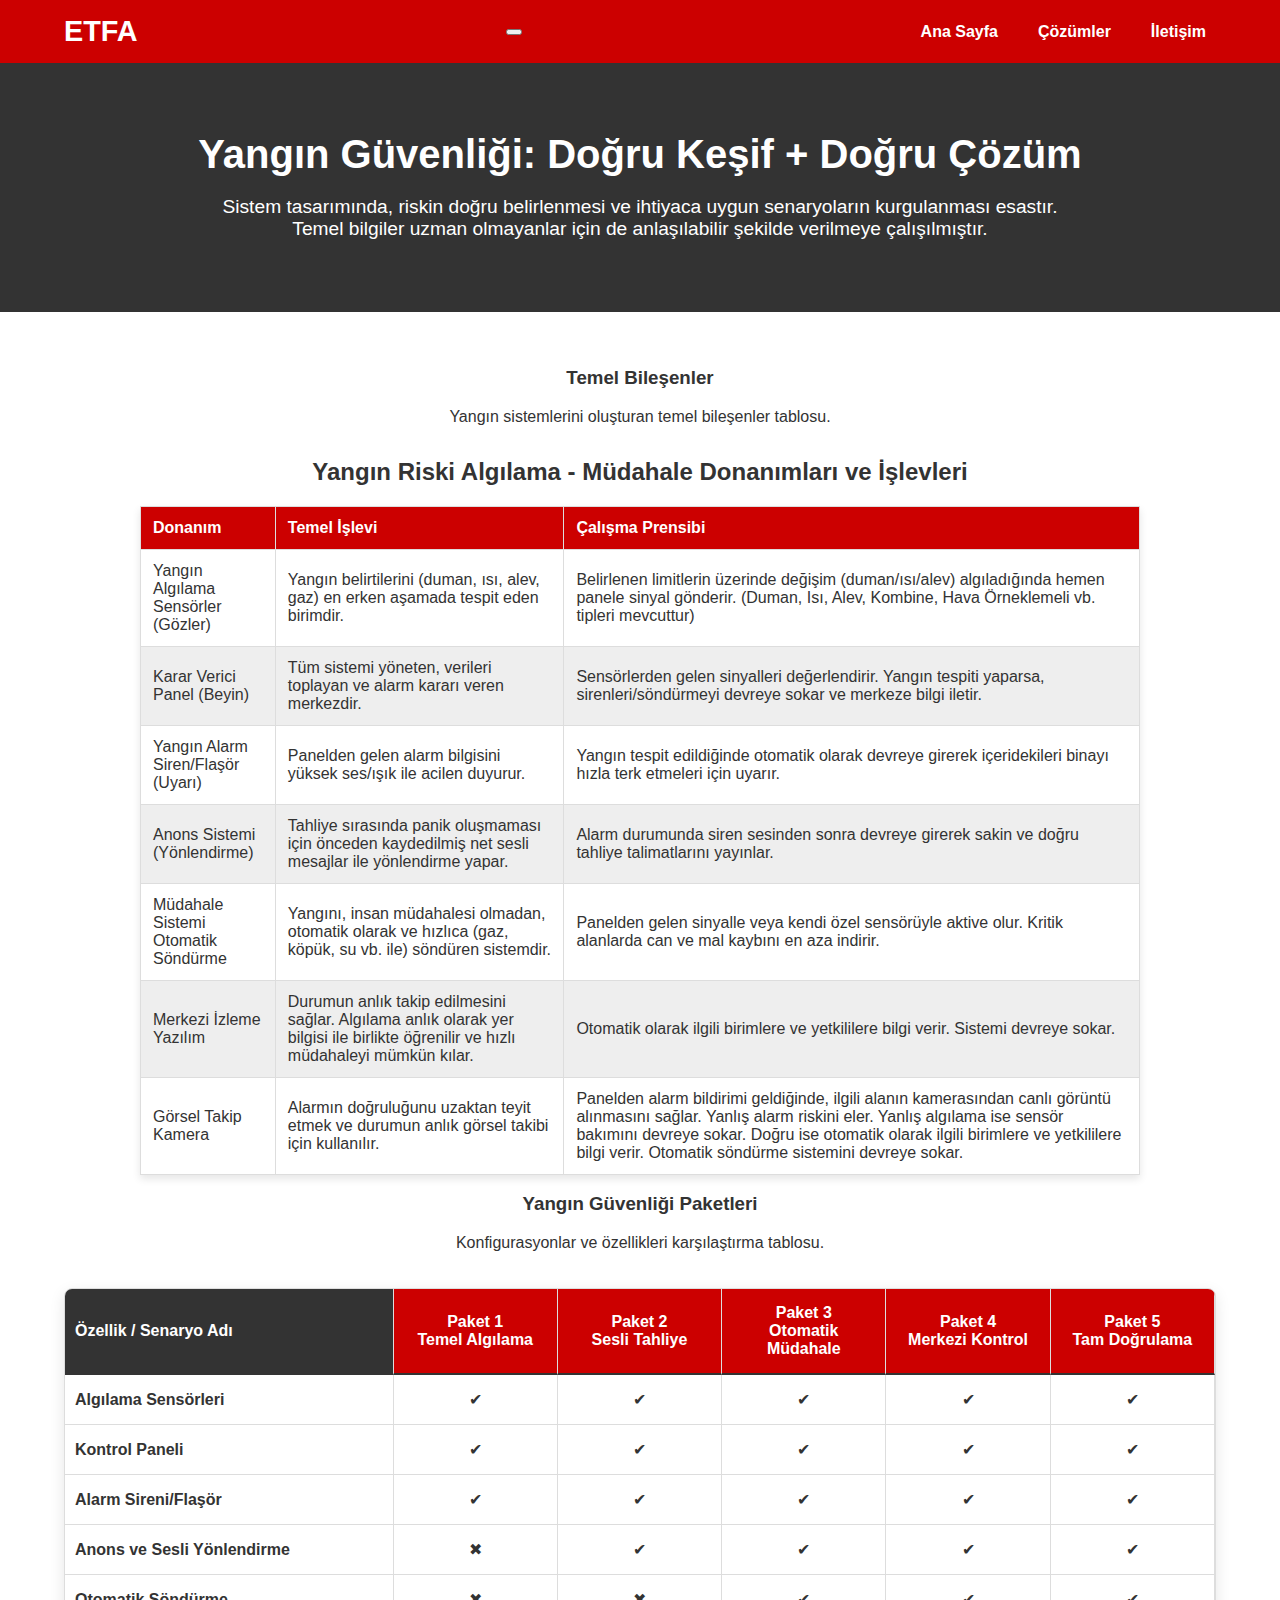
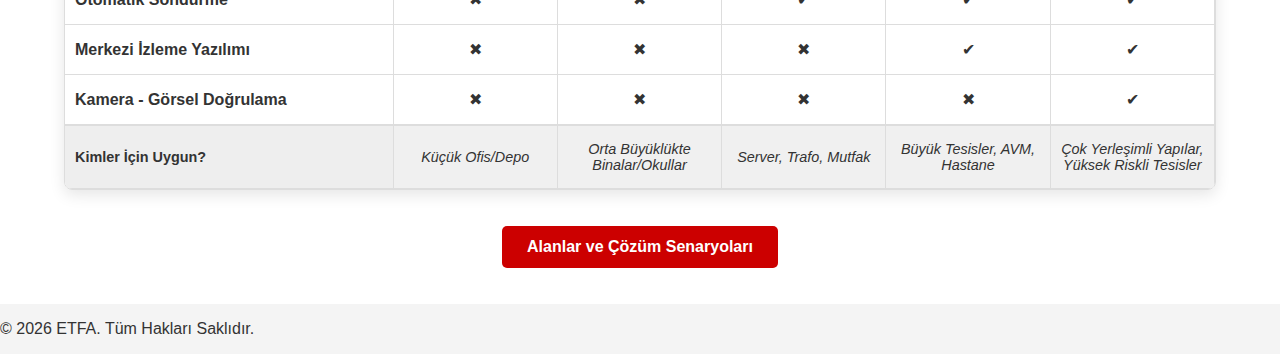
<file: etfarisk/index.html>
<!DOCTYPE html>
<html lang="tr">
  <head>
    <meta charset="UTF-8" />
    <meta name="viewport" content="width=device-width, initial-scale=1.0" />
    <title>Yangın Risk Çözümleri</title>
    <link rel="stylesheet" href="style.css" />
  </head>
  <body>

<header class="main-header">
  <div class="logo">
    <h1>ETFA</h1>
  </div>
  <button class="mobile-menu-toggle" id="menuToggle" aria-label="Menü">
    <span></span>
    <span></span>
    <span></span>
  </button>
  <nav class="main-nav" id="mainNav">
    <ul>
      <li><a href="index.html">Ana Sayfa</a></li>
      <li><a href="cozumler.html">Çözümler</a></li>
      <li><a href="iletisim.html">İletişim</a></li>
    </ul>
  </nav>
</header>

    <section class="hero-section">
      <div class="hero-content">
        <h2>Yangın Güvenliği: Doğru Keşif + Doğru Çözüm</h2>
        <p>
          Sistem tasarımında, riskin doğru belirlenmesi ve ihtiyaca uygun
          senaryoların kurgulanması esastır. <br />
          Temel bilgiler uzman olmayanlar için de anlaşılabilir 
          şekilde verilmeye çalışılmıştır.
        </p>
      </div>
    </section>

    <section id="cozumler" class="solutions-preview">
      <h3>Temel Bileşenler</h3>
      <p>
        Yangın sistemlerini oluşturan temel bileşenler tablosu.
      </p>

      <div class="hardware-table">
        <h4>Yangın Riski Algılama - Müdahale Donanımları ve İşlevleri</h4>
        <table>
          <thead>
            <tr>
              <th>Donanım</th>
              <th>Temel İşlevi</th>
              <th>Çalışma Prensibi</th>
            </tr>
          </thead>
<tbody>
  <tr class="clickable-row" data-page="sensors.html">
    <td>Yangın Algılama <br /> Sensörler (Gözler)</td>
    <td>
      Yangın belirtilerini (duman, ısı, alev, gaz) en erken aşamada
      tespit eden birimdir.
    </td>
    <td>
      Belirlenen limitlerin üzerinde değişim (duman/ısı/alev)
      algıladığında hemen panele sinyal gönderir.
      <span class="detail-trigger"
        >(Duman, Isı, Alev, Kombine, Hava Örneklemeli vb. tipleri
        mevcuttur)</span
      >
    </td>
  </tr>
  <tr class="clickable-row" data-page="panels.html">
    <td>Karar Verici <br /> Panel (Beyin)</td>
    <td>
      Tüm sistemi yöneten, verileri toplayan ve alarm kararı veren
      merkezdir.
    </td>
    <td>
      Sensörlerden gelen sinyalleri değerlendirir. Yangın tespiti
      yaparsa, sirenleri/söndürmeyi devreye sokar ve merkeze bilgi
      iletir.
    </td>
  </tr>
  <tr class="clickable-row" data-page="sirens.html">
    <td>Yangın Alarm <br /> Siren/Flaşör (Uyarı)</td>
    <td>
      Panelden gelen alarm bilgisini yüksek ses/ışık ile acilen
      duyurur.
    </td>
    <td>
      Yangın tespit edildiğinde otomatik olarak devreye girerek
      içeridekileri binayı hızla terk etmeleri için uyarır.
    </td>
  </tr>
  <tr class="clickable-row" data-page="announcement.html">
    <td>Anons Sistemi <br /> (Yönlendirme)</td>
    <td>
      Tahliye sırasında panik oluşmaması için önceden kaydedilmiş net
      sesli mesajlar ile yönlendirme yapar.
    </td>
    <td>
      Alarm durumunda siren sesinden sonra devreye girerek sakin ve
      doğru tahliye talimatlarını yayınlar.
    </td>
  </tr>
  <tr class="clickable-row" data-page="suppression.html">
    <td>Müdahale Sistemi <br /> Otomatik Söndürme</td>
    <td>
      Yangını, insan müdahalesi olmadan, otomatik olarak ve hızlıca
      (gaz, köpük, su vb. ile) söndüren sistemdir.
    </td>
    <td>
      Panelden gelen sinyalle veya kendi özel sensörüyle aktive olur.
      Kritik alanlarda can ve mal kaybını en aza indirir.
    </td>
  </tr>
  <tr class="clickable-row" data-page="software.html">
    <td>Merkezi İzleme <br /> Yazılım</td>
    <td>
      Durumun anlık takip edilmesini sağlar. Algılama anlık olarak 
      yer bilgisi ile birlikte öğrenilir ve hızlı müdahaleyi mümkün kılar.
    </td>
    <td>
      Otomatik olarak ilgili birimlere ve yetkililere bilgi
      verir. Sistemi devreye sokar.
    </td>
  </tr>
  <tr class="clickable-row" data-page="cameras.html">
    <td>Görsel Takip <br /> Kamera</td>
    <td>
      Alarmın doğruluğunu uzaktan teyit etmek ve durumun 
      anlık görsel takibi için kullanılır.
    </td>
    <td>
      Panelden alarm bildirimi geldiğinde, ilgili alanın kamerasından 
      canlı görüntü alınmasını sağlar. Yanlış alarm riskini eler.
      Yanlış algılama ise sensör bakımını devreye sokar.
      Doğru ise otomatik olarak ilgili birimlere ve yetkililere bilgi
      verir. Otomatik söndürme sistemini devreye sokar.
    </td>
  </tr>
</tbody>
        </table>
      </div>
      <div class="scenario-packages">
            <h3>Yangın Güvenliği Paketleri</h3>
            <p>Konfigurasyonlar ve özellikleri karşılaştırma tablosu.</p>
            <div class="table-container">
              <div class="comparison-grid">
              
              <div class="feature-name header">Özellik / Senaryo Adı</div>
<div class="package-name minimal header clickable-package" data-page="package1.html">Paket 1<br>Temel Algılama</div>
<div class="package-name standard header clickable-package" data-page="package2.html">Paket 2<br>Sesli Tahliye</div>
<div class="package-name advanced header clickable-package" data-page="package3.html">Paket 3<br>Otomatik Müdahale</div>
<div class="package-name premium header clickable-package" data-page="package4.html">Paket 4<br>Merkezi Kontrol</div>
<div class="package-name ultimate header clickable-package" data-page="package5.html">Paket 5<br>Tam Doğrulama</div>
              <div class="feature-name">Algılama Sensörleri</div>
              <div class="check">✔</div>
              <div class="check">✔</div>
              <div class="check">✔</div>
              <div class="check">✔</div>
              <div class="check">✔</div>

              <div class="feature-name">Kontrol Paneli</div>
              <div class="check">✔</div>
              <div class="check">✔</div>
              <div class="check">✔</div>
              <div class="check">✔</div>
              <div class="check">✔</div>

              <div class="feature-name">Alarm Sireni/Flaşör</div>
              <div class="check">✔</div>
              <div class="check">✔</div>
              <div class="check">✔</div>
              <div class="check">✔</div>
              <div class="check">✔</div>
              
              <div class="feature-name">Anons ve Sesli Yönlendirme</div>
              <div class="cross">✖</div>
              <div class="check">✔</div>
              <div class="check">✔</div>
              <div class="check">✔</div>
              <div class="check">✔</div>

              <div class="feature-name">Otomatik Söndürme</div>
              <div class="cross">✖</div>
              <div class="cross">✖</div>
              <div class="check">✔</div>
              <div class="check">✔</div>
              <div class="check">✔</div>

              <div class="feature-name">Merkezi İzleme Yazılımı</div>
              <div class="cross">✖</div>
              <div class="cross">✖</div>
              <div class="cross">✖</div>
              <div class="check">✔</div>
              <div class="check">✔</div>
              
              <div class="feature-name">Kamera - Görsel Doğrulama</div>
              <div class="cross">✖</div>
              <div class="cross">✖</div>
              <div class="cross">✖</div>
              <div class="cross">✖</div>
              <div class="check">✔</div> <div class="feature-name footer">Kimler İçin Uygun?</div>
              <div class="suitability footer">Küçük Ofis/Depo</div>
              <div class="suitability footer">Orta Büyüklükte Binalar/Okullar</div>
              <div class="suitability footer">Server, Trafo, Mutfak</div>
              <div class="suitability footer">Büyük Tesisler, AVM, Hastane</div>
              <div class="suitability footer">Çok Yerleşimli Yapılar, Yüksek Riskli Tesisler</div> </div>
            </div>
            <a href="cozumler.html" class="cta-button full-width-cta">Alanlar ve Çözüm Senaryoları</a>
        </div>
      </div>
    </section>

    <footer class="main-footer">
      <p>
        &copy; <span id="current-year"></span> ETFA. Tüm Hakları
        Saklıdır.
      </p>
    </footer>

<script>
  // Otomatik yıl güncellemesi için basit JS
  document.getElementById("current-year").textContent = new Date().getFullYear();

  // Mobil Menü Toggle
  const menuToggle = document.getElementById('menuToggle');
  const mainNav = document.getElementById('mainNav');
  
  // Overlay oluştur
  const overlay = document.createElement('div');
  overlay.className = 'menu-overlay';
  document.body.appendChild(overlay);

  menuToggle.addEventListener('click', function() {
    menuToggle.classList.toggle('active');
    mainNav.classList.toggle('active');
    overlay.classList.toggle('active');
    document.body.style.overflow = mainNav.classList.contains('active') ? 'hidden' : '';
  });

  // Overlay'e tıklanınca menüyü kapat
  overlay.addEventListener('click', function() {
    menuToggle.classList.remove('active');
    mainNav.classList.remove('active');
    overlay.classList.remove('active');
    document.body.style.overflow = '';
  });

  // Menü linklerine tıklanınca menüyü kapat
  const menuLinks = mainNav.querySelectorAll('a');
  menuLinks.forEach(link => {
    link.addEventListener('click', function() {
      menuToggle.classList.remove('active');
      mainNav.classList.remove('active');
      overlay.classList.remove('active');
      document.body.style.overflow = '';
    });
  });

  // ========== TIKLANABİLİR NAVIGASYON SİSTEMİ ==========
  
  // Hardware tablosu satırları için tıklama
  const clickableRows = document.querySelectorAll('.clickable-row');
  clickableRows.forEach(row => {
    row.addEventListener('click', function() {
      const targetPage = this.getAttribute('data-page');
      if (targetPage) {
        window.location.href = targetPage;
      }
    });
  });

  // Paket başlıkları için tıklama
  const clickablePackages = document.querySelectorAll('.clickable-package');
  clickablePackages.forEach(packageDiv => {
    packageDiv.addEventListener('click', function() {
      const targetPage = this.getAttribute('data-page');
      if (targetPage) {
        window.location.href = targetPage;
      }
    });
  });

  // Tıklama efekti için visual feedback
  function addClickFeedback(element) {
    element.style.transform = 'scale(0.98)';
    setTimeout(() => {
      element.style.transform = '';
    }, 150);
  }

  // Visual feedback ekle
  clickableRows.forEach(row => {
    row.addEventListener('mousedown', () => addClickFeedback(row));
  });

  clickablePackages.forEach(packageDiv => {
    packageDiv.addEventListener('mousedown', () => addClickFeedback(packageDiv));
  });
</script>

  </body>
</html>
</file>
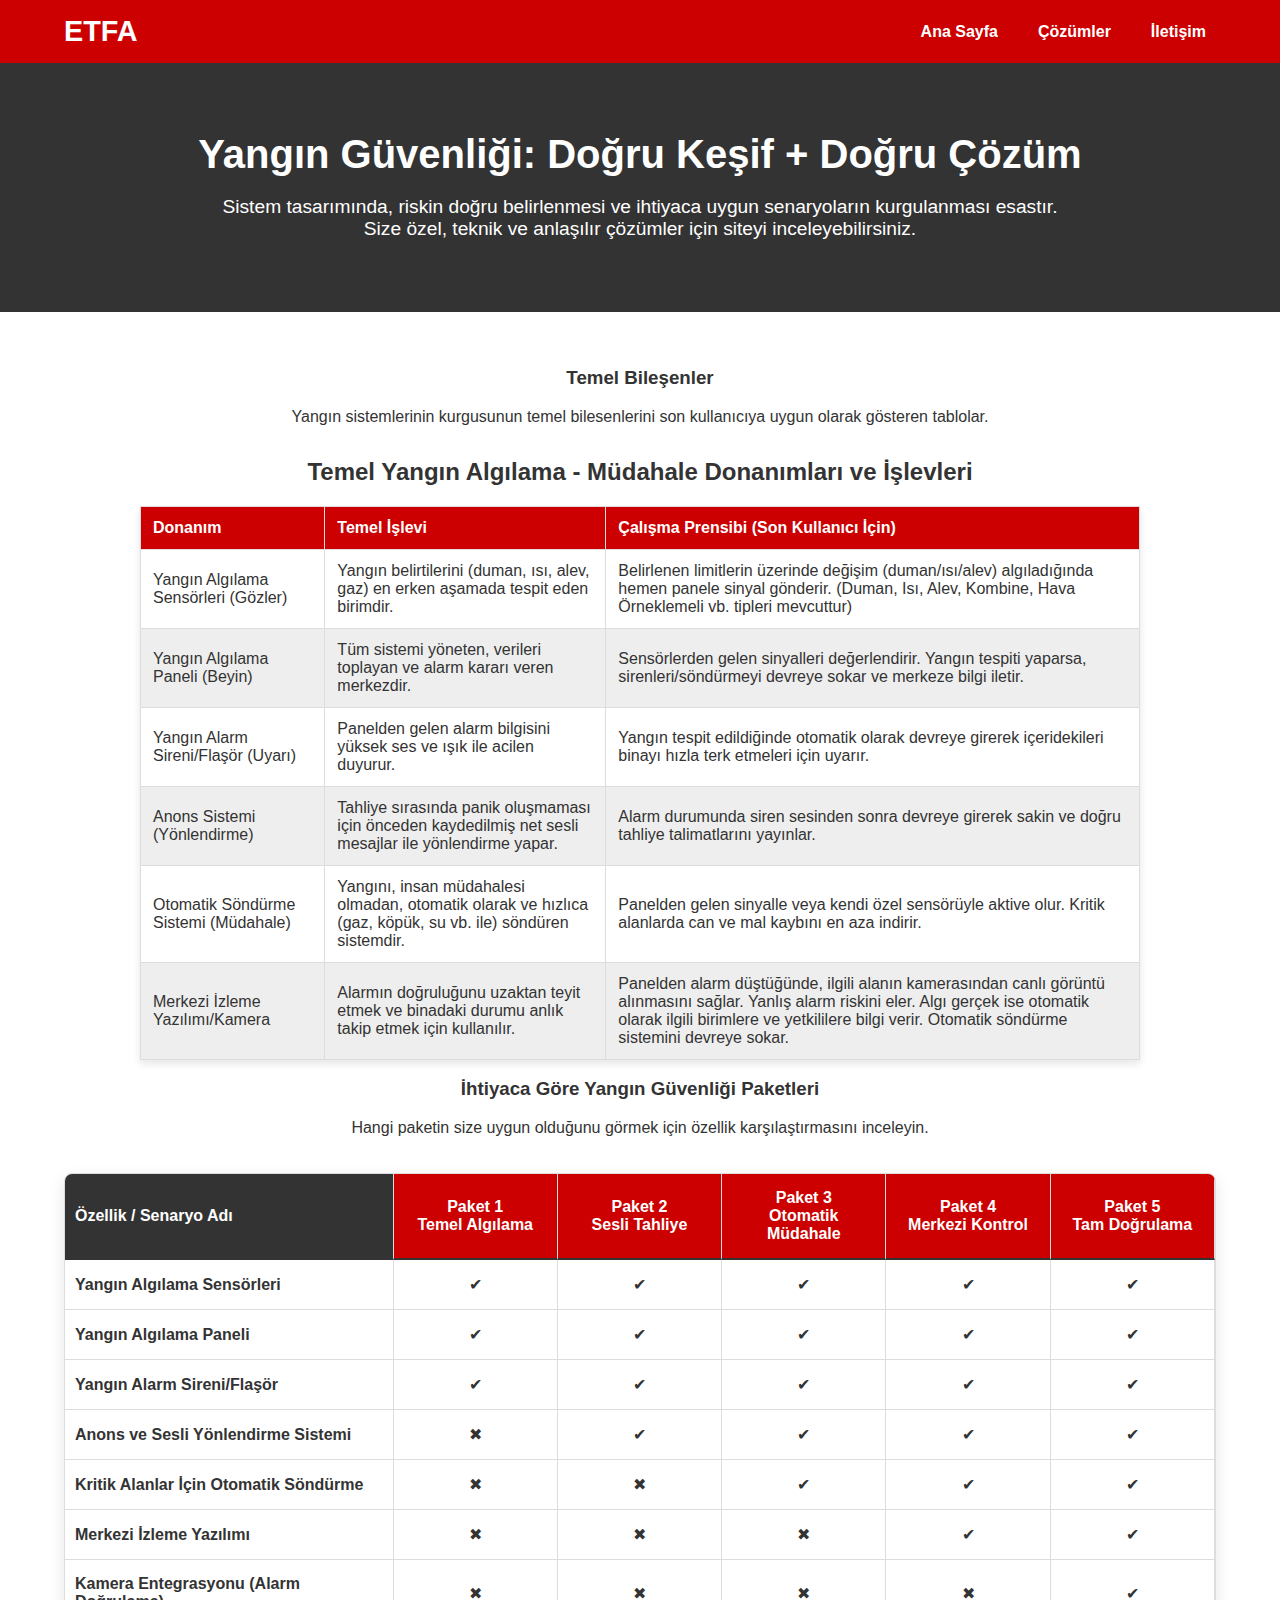
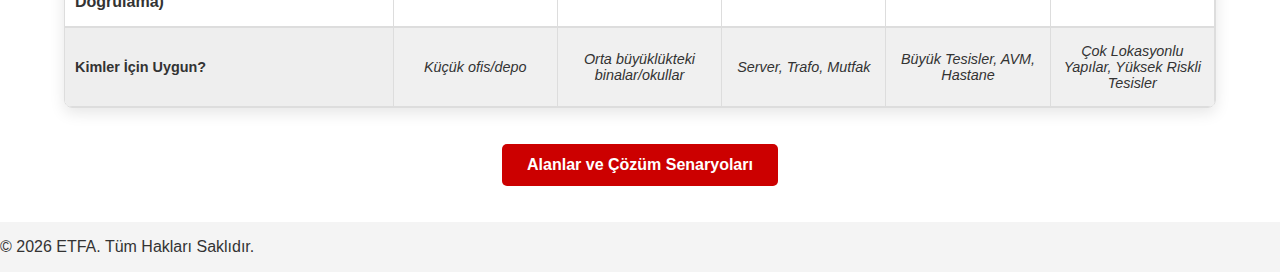
<file: etfarisk/etfarisk/index.html>
<!DOCTYPE html>
<html lang="tr">
  <head>
    <meta charset="UTF-8" />
    <meta name="viewport" content="width=device-width, initial-scale=1.0" />
    <title>Yangın Güvenliği Çözümleri</title>
    <link rel="stylesheet" href="style.css" />
  </head>
  <body>
    <header class="main-header">
      <div class="logo">
        <h1>ETFA</h1>
      </div>
      <nav class="main-nav">
        <ul>
          <li><a href="index.html">Ana Sayfa</a></li>
          <li><a href="cozumler.html">Çözümler</a></li>
          <li><a href="iletisim.html">İletişim</a></li>
        </ul>
      </nav>
    </header>

    <section class="hero-section">
      <div class="hero-content">
        <h2>Yangın Güvenliği: Doğru Keşif + Doğru Çözüm</h2>
        <p>
          Sistem tasarımında, riskin doğru belirlenmesi ve ihtiyaca uygun
          senaryoların kurgulanması esastır. <br /> Size özel, teknik ve anlaşılır
          çözümler için siteyi inceleyebilirsiniz.
        </p>
      </div>
    </section>

    <section id="cozumler" class="solutions-preview">
      <h3>Temel Bileşenler</h3>
      <p>
        Yangın sistemlerinin kurgusunun temel bilesenlerini son kullanıcıya uygun olarak gösteren tablolar.
      </p>

      <div class="hardware-table">
        <h4>Temel Yangın Algılama - Müdahale Donanımları ve İşlevleri</h4>
        <table>
          <thead>
            <tr>
              <th>Donanım</th>
              <th>Temel İşlevi</th>
              <th>Çalışma Prensibi (Son Kullanıcı İçin)</th>
            </tr>
          </thead>
          <tbody>
            <tr>
              <td>Yangın Algılama Sensörleri (Gözler)</td>
              <td>
                Yangın belirtilerini (duman, ısı, alev, gaz) en erken aşamada
                tespit eden birimdir.
              </td>
              <td>
                Belirlenen limitlerin üzerinde değişim (duman/ısı/alev)
                algıladığında hemen panele sinyal gönderir.
                <span class="detail-trigger"
                  >(Duman, Isı, Alev, Kombine, Hava Örneklemeli vb. tipleri
                  mevcuttur)</span
                >
              </td>
            </tr>
            <tr>
              <td>Yangın Algılama Paneli (Beyin)</td>
              <td>
                Tüm sistemi yöneten, verileri toplayan ve alarm kararı veren
                merkezdir.
              </td>
              <td>
                Sensörlerden gelen sinyalleri değerlendirir. Yangın tespiti
                yaparsa, sirenleri/söndürmeyi devreye sokar ve merkeze bilgi
                iletir.
              </td>
            </tr>
            <tr>
              <td>Yangın Alarm Sireni/Flaşör (Uyarı)</td>
              <td>
                Panelden gelen alarm bilgisini yüksek ses ve ışık ile acilen
                duyurur.
              </td>
              <td>
                Yangın tespit edildiğinde otomatik olarak devreye girerek
                içeridekileri binayı hızla terk etmeleri için uyarır.
              </td>
            </tr>
            <tr>
              <td>Anons Sistemi (Yönlendirme)</td>
              <td>
                Tahliye sırasında panik oluşmaması için önceden kaydedilmiş net
                sesli mesajlar ile yönlendirme yapar.
              </td>
              <td>
                Alarm durumunda siren sesinden sonra devreye girerek sakin ve
                doğru tahliye talimatlarını yayınlar.
              </td>
            </tr>
            <tr>
              <td>Otomatik Söndürme Sistemi (Müdahale)</td>
              <td>
                Yangını, insan müdahalesi olmadan, otomatik olarak ve hızlıca
                (gaz, köpük, su vb. ile) söndüren sistemdir.
              </td>
              <td>
                Panelden gelen sinyalle veya kendi özel sensörüyle aktive olur.
                Kritik alanlarda can ve mal kaybını en aza indirir.
              </td>
            </tr>
            <tr>
              <td>Merkezi İzleme Yazılımı/Kamera</td>
              <td>
                Alarmın doğruluğunu uzaktan teyit etmek ve binadaki durumu anlık
                takip etmek için kullanılır.
              </td>
              <td>
                Panelden alarm düştüğünde, ilgili alanın kamerasından canlı
                görüntü alınmasını sağlar. Yanlış alarm riskini eler. Algı
                gerçek ise otomatik olarak ilgili birimlere ve yetkililere bilgi
                verir. Otomatik söndürme sistemini devreye sokar.
              </td>
            </tr>
          </tbody>
        </table>
      </div>

      <div class="scenario-packages">
            <h3>İhtiyaca Göre Yangın Güvenliği Paketleri</h3>
            <p>Hangi paketin size uygun olduğunu görmek için özellik karşılaştırmasını inceleyin.</p>
            
            <div class="comparison-grid">
            
            <div class="feature-name header">Özellik / Senaryo Adı</div>
            <div class="package-name minimal header">Paket 1<br>Temel Algılama</div>
            <div class="package-name standard header">Paket 2<br>Sesli Tahliye</div>
            <div class="package-name advanced header">Paket 3<br>Otomatik Müdahale</div>
            <div class="package-name premium header">Paket 4<br>Merkezi Kontrol</div>
            <div class="package-name ultimate header">Paket 5<br>Tam Doğrulama</div>

            <div class="feature-name">Yangın Algılama Sensörleri</div>
            <div class="check">✔</div>
            <div class="check">✔</div>
            <div class="check">✔</div>
            <div class="check">✔</div>
            <div class="check">✔</div>

            <div class="feature-name">Yangın Algılama Paneli</div>
            <div class="check">✔</div>
            <div class="check">✔</div>
            <div class="check">✔</div>
            <div class="check">✔</div>
            <div class="check">✔</div>

            <div class="feature-name">Yangın Alarm Sireni/Flaşör</div>
            <div class="check">✔</div>
            <div class="check">✔</div>
            <div class="check">✔</div>
            <div class="check">✔</div>
            <div class="check">✔</div>
            
            <div class="feature-name">Anons ve Sesli Yönlendirme Sistemi</div>
            <div class="cross">✖</div>
            <div class="check">✔</div>
            <div class="check">✔</div>
            <div class="check">✔</div>
            <div class="check">✔</div>

            <div class="feature-name">Kritik Alanlar İçin Otomatik Söndürme</div>
            <div class="cross">✖</div>
            <div class="cross">✖</div>
            <div class="check">✔</div>
            <div class="check">✔</div>
            <div class="check">✔</div>

            <div class="feature-name">Merkezi İzleme Yazılımı</div>
            <div class="cross">✖</div>
            <div class="cross">✖</div>
            <div class="cross">✖</div>
            <div class="check">✔</div>
            <div class="check">✔</div>
            
            <div class="feature-name">Kamera Entegrasyonu (Alarm Doğrulama)</div>
            <div class="cross">✖</div>
            <div class="cross">✖</div>
            <div class="cross">✖</div>
            <div class="cross">✖</div>
            <div class="check">✔</div> <div class="feature-name footer">Kimler İçin Uygun?</div>
            <div class="suitability footer">Küçük ofis/depo</div>
            <div class="suitability footer">Orta büyüklükteki binalar/okullar</div>
            <div class="suitability footer">Server, Trafo, Mutfak</div>
            <div class="suitability footer">Büyük Tesisler, AVM, Hastane</div>
            <div class="suitability footer">Çok Lokasyonlu Yapılar, Yüksek Riskli Tesisler</div> </div>
            
            <a href="cozumler.html" class="cta-button full-width-cta">Alanlar ve Çözüm Senaryoları</a>
        </div>
      </div>
    </section>

    <footer class="main-footer">
      <p>
        &copy; <span id="current-year"></span> ETFA. Tüm Hakları
        Saklıdır.
      </p>
    </footer>

    <script>
      // Otomatik yıl güncellemesi için basit JS
      document.getElementById("current-year").textContent =
        new Date().getFullYear();
    </script>
  </body>
</html>
</file>
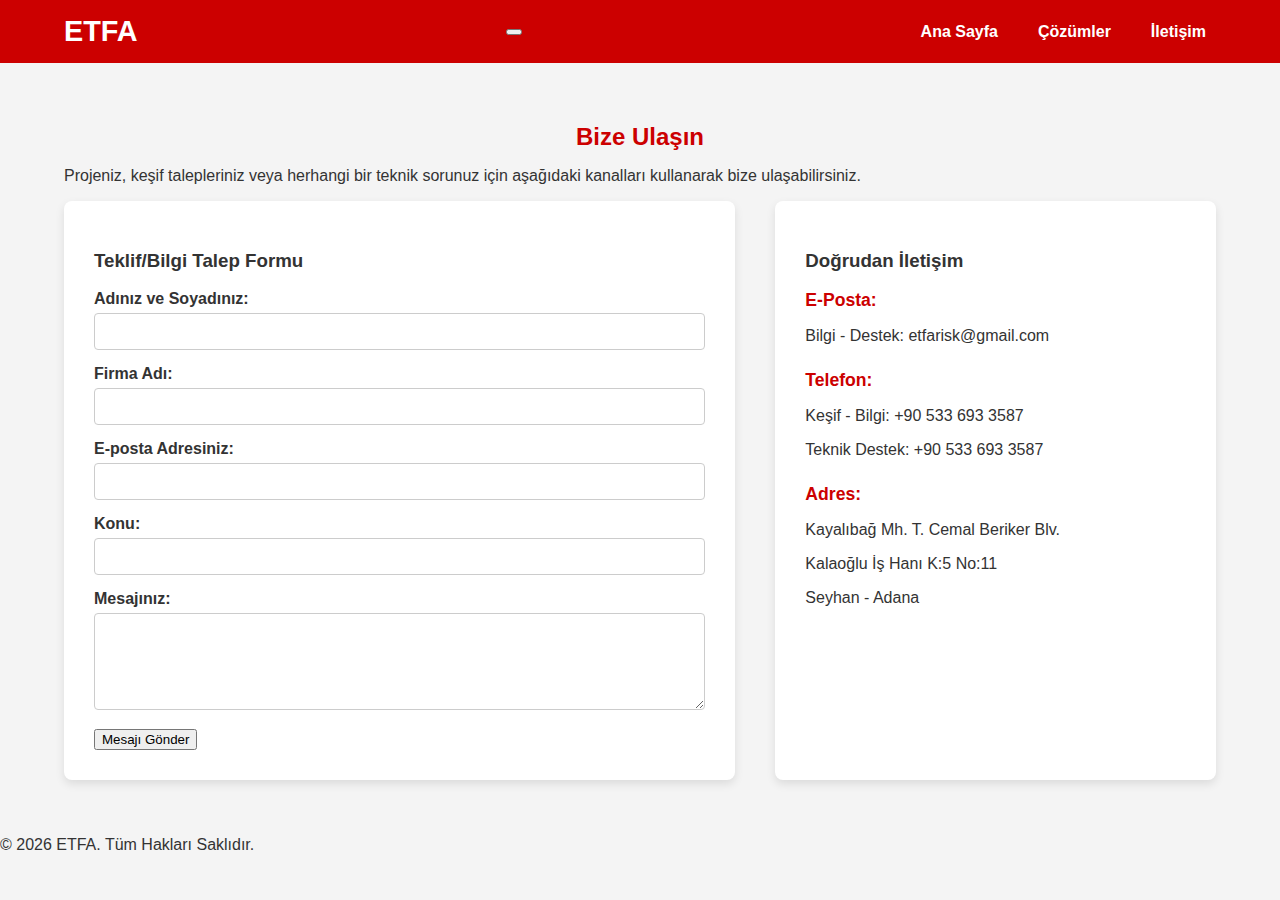
<file: etfarisk/iletisim.html>
<!DOCTYPE html>
<html lang="tr">
  <head>
    <meta charset="UTF-8" />
    <meta name="viewport" content="width=device-width, initial-scale=1.0" />
    <title>İletişim - Bize Ulaşın</title>
    <link rel="stylesheet" href="style.css" />
  </head>
  <body>
    <header class="main-header">
      <div class="logo">
        <h1>ETFA</h1>
      </div>
      <button class="mobile-menu-toggle" id="menuToggle" aria-label="Menü">
        <span></span>
        <span></span>
        <span></span>
      </button>
      <nav class="main-nav" id="mainNav">
        <ul>
          <li><a href="index.html">Ana Sayfa</a></li>
          <li><a href="cozumler.html">Çözümler</a></li>
          <li><a href="iletisim.html">İletişim</a></li>
        </ul>
      </nav>
    </header>

    <main class="contact-main">
      <h2>Bize Ulaşın</h2>
      <p>
        Projeniz, keşif talepleriniz veya herhangi bir teknik sorunuz için
        aşağıdaki kanalları kullanarak bize ulaşabilirsiniz.
      </p>

      <div class="contact-container">
        <div class="contact-form-area">
          <h3>Teklif/Bilgi Talep Formu</h3>
          <form action="https://formspree.io/f/xqayjepk" method="POST">
            <input type="hidden" name="_next" value="tesekkurler.html" />

            <div class="form-group">
              <label for="ad_soyad">Adınız ve Soyadınız:</label>
              <input type="text" id="ad_soyad" name="ad_soyad" required />
            </div>

            <div class="form-group">
              <label for="firma_adi">Firma Adı:</label>
              <input type="text" id="firma_adi" name="firma_adi" required />
            </div>

            <div class="form-group">
              <label for="email">E-posta Adresiniz:</label>
              <input type="email" id="email" name="_replyto" required />
            </div>

            <div class="form-group">
              <label for="konu">Konu:</label>
              <input type="text" id="konu" name="konu" />
            </div>

            <div class="form-group">
              <label for="mesaj">Mesajınız:</label>
              <textarea id="mesaj" name="mesaj" rows="5" required></textarea>
            </div>

            <button type="submit">Mesajı Gönder</button>
          </form>
        </div>

        <div class="contact-info-area">
          <h3>Doğrudan İletişim</h3>
          <div class="info-group">
            <h4>E-Posta:</h4>
            <p>Bilgi - Destek: etfarisk@gmail.com</p>
          </div>

          <div class="info-group">
            <h4>Telefon:</h4>
            <p>Keşif - Bilgi: +90 533 693 3587</p>
            <p>Teknik Destek: +90 533 693 3587</p>
          </div>

          <div class="info-group">
            <h4>Adres:</h4>
            <p>Kayalıbağ Mh. T. Cemal Beriker Blv.</p>
            <p>Kalaoğlu İş Hanı K:5 No:11</p>
            <p>Seyhan - Adana</p>
          </div>
        </div>
      </div>
    </main>

    <footer class="main-footer">
      <p>
        &copy; <span id="current-year-contact"></span> ETFA. Tüm Hakları
        Saklıdır.
      </p>
    </footer>

    <script>
      document.getElementById("current-year-contact").textContent =
        new Date().getFullYear();

      // Mobil Menü Toggle
      const menuToggle = document.getElementById("menuToggle");
      const mainNav = document.getElementById("mainNav");

      // Overlay oluştur
      const overlay = document.createElement("div");
      overlay.className = "menu-overlay";
      document.body.appendChild(overlay);

      menuToggle.addEventListener("click", function () {
        menuToggle.classList.toggle("active");
        mainNav.classList.toggle("active");
        overlay.classList.toggle("active");
        document.body.style.overflow = mainNav.classList.contains("active")
          ? "hidden"
          : "";
      });

      overlay.addEventListener("click", function () {
        menuToggle.classList.remove("active");
        mainNav.classList.remove("active");
        overlay.classList.remove("active");
        document.body.style.overflow = "";
      });

      const menuLinks = mainNav.querySelectorAll("a");
      menuLinks.forEach((link) => {
        link.addEventListener("click", function () {
          menuToggle.classList.remove("active");
          mainNav.classList.remove("active");
          overlay.classList.remove("active");
          document.body.style.overflow = "";
        });
      });
    </script>
  </body>
</html>
</file>
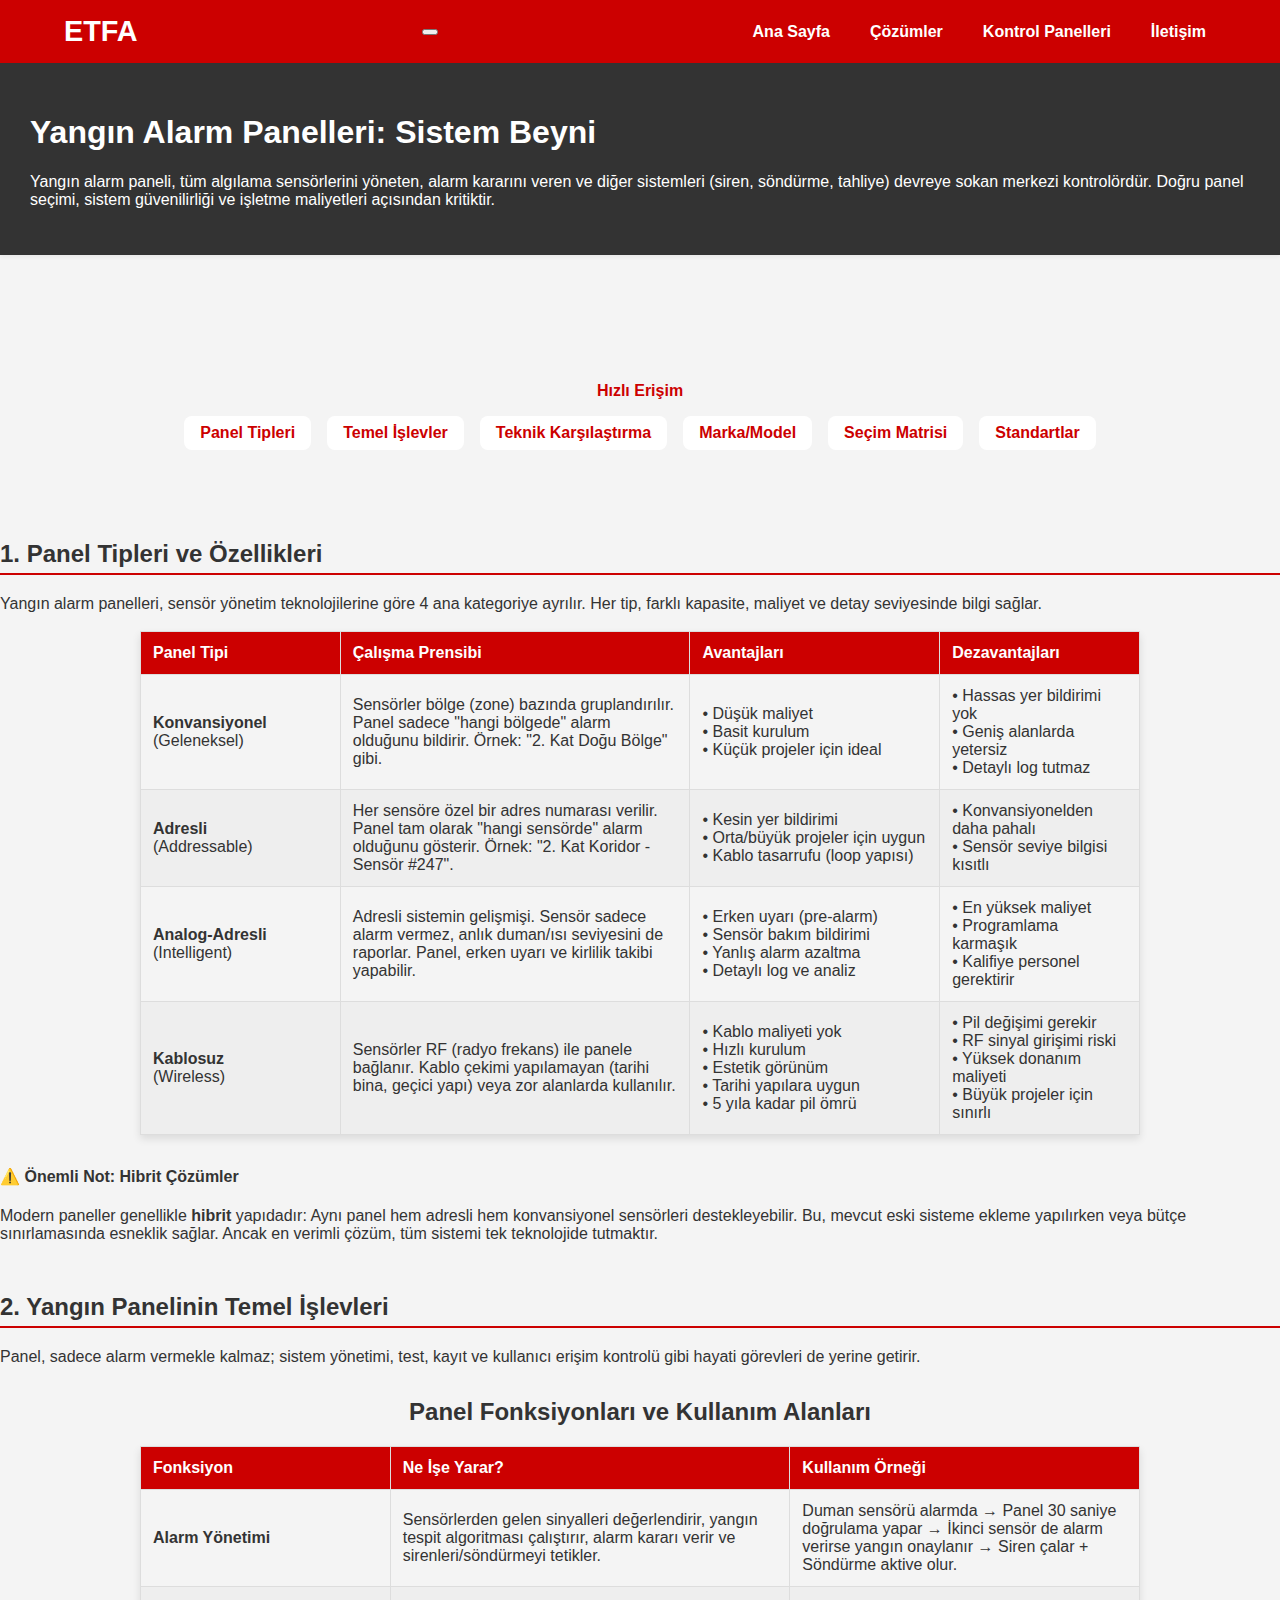
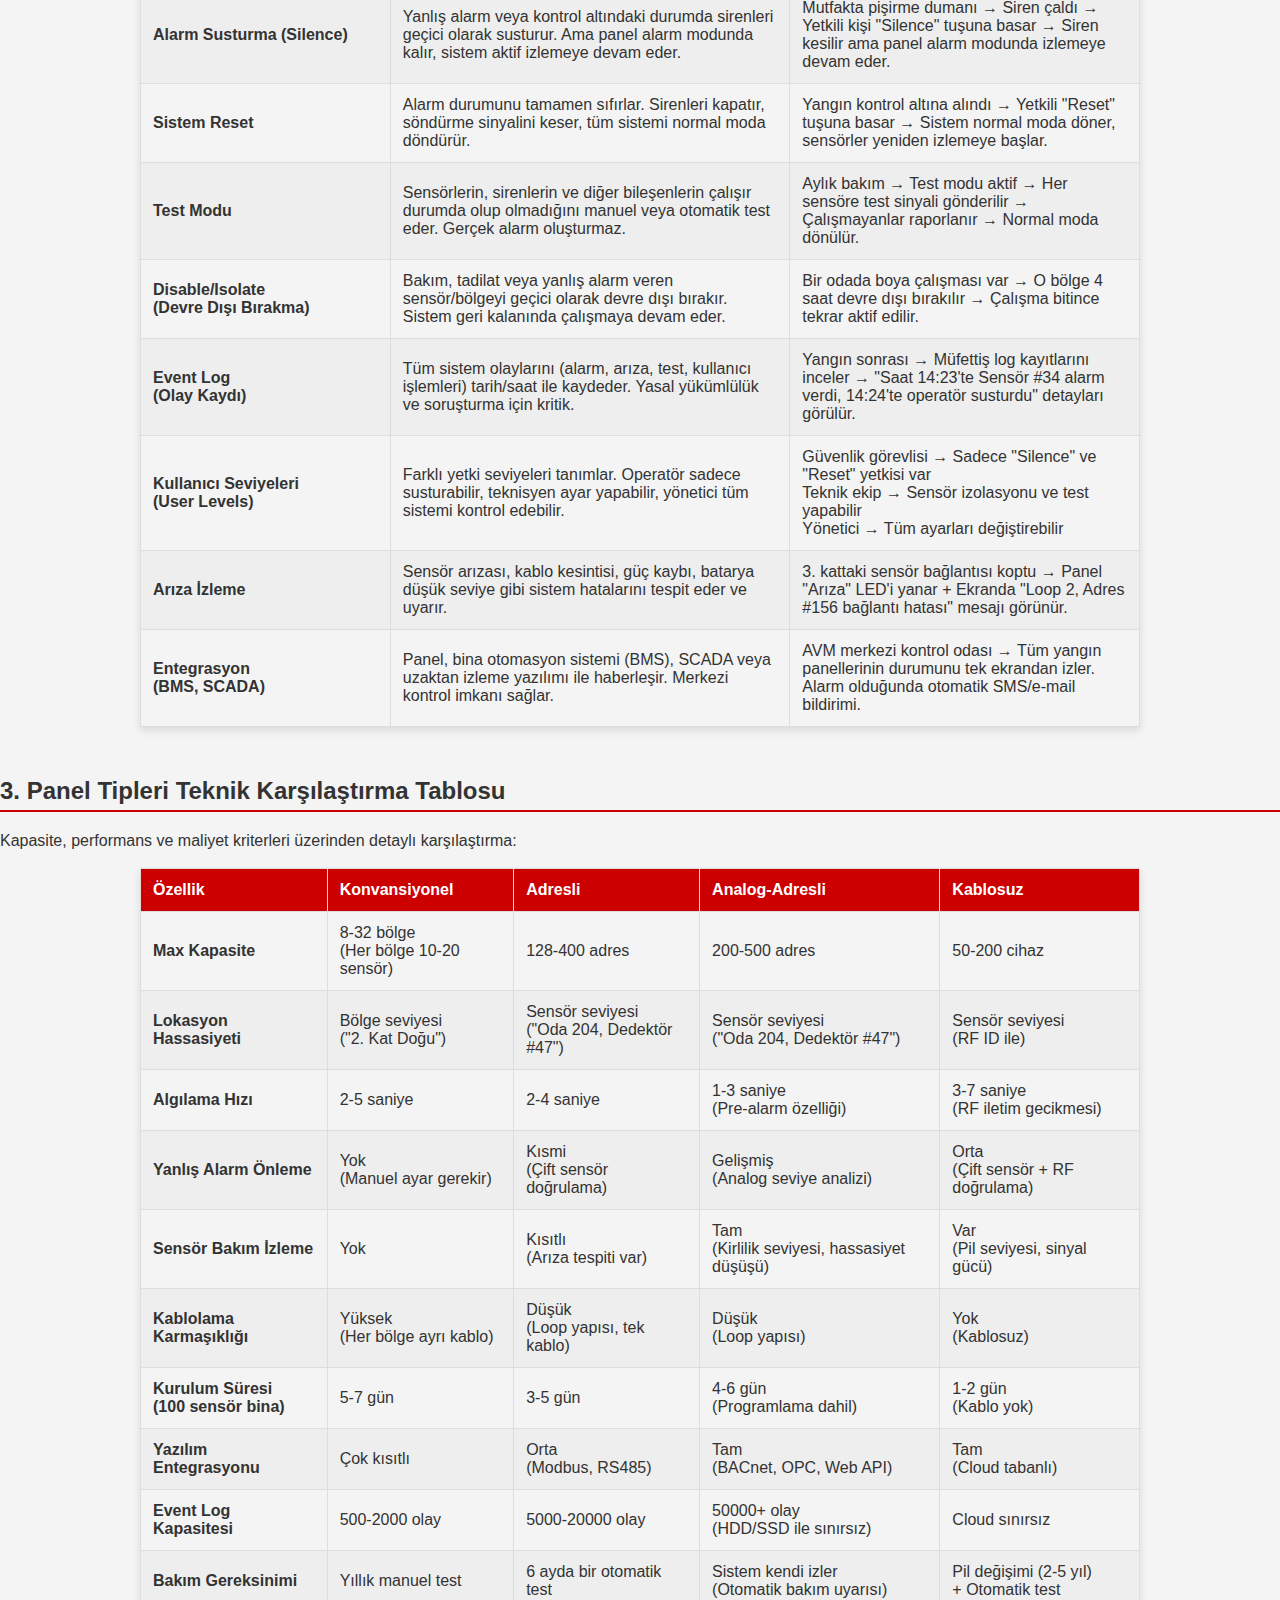
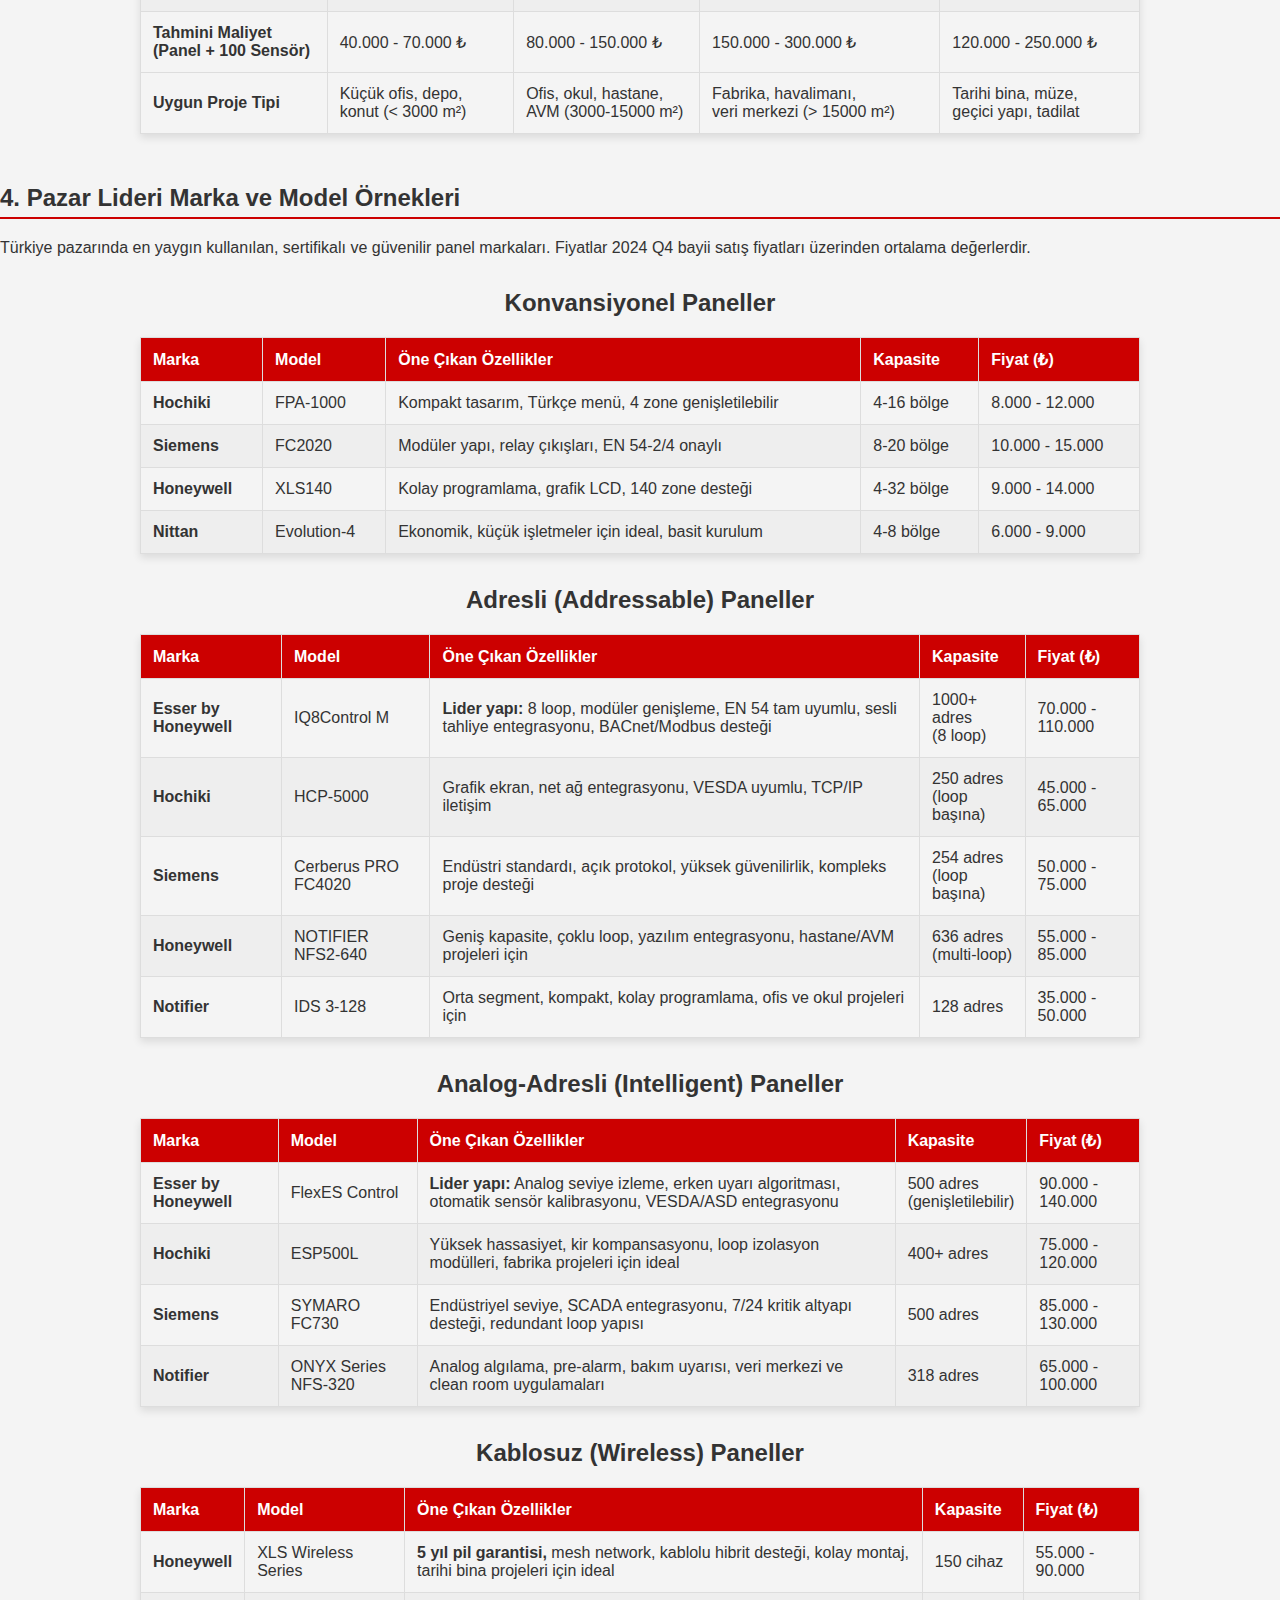
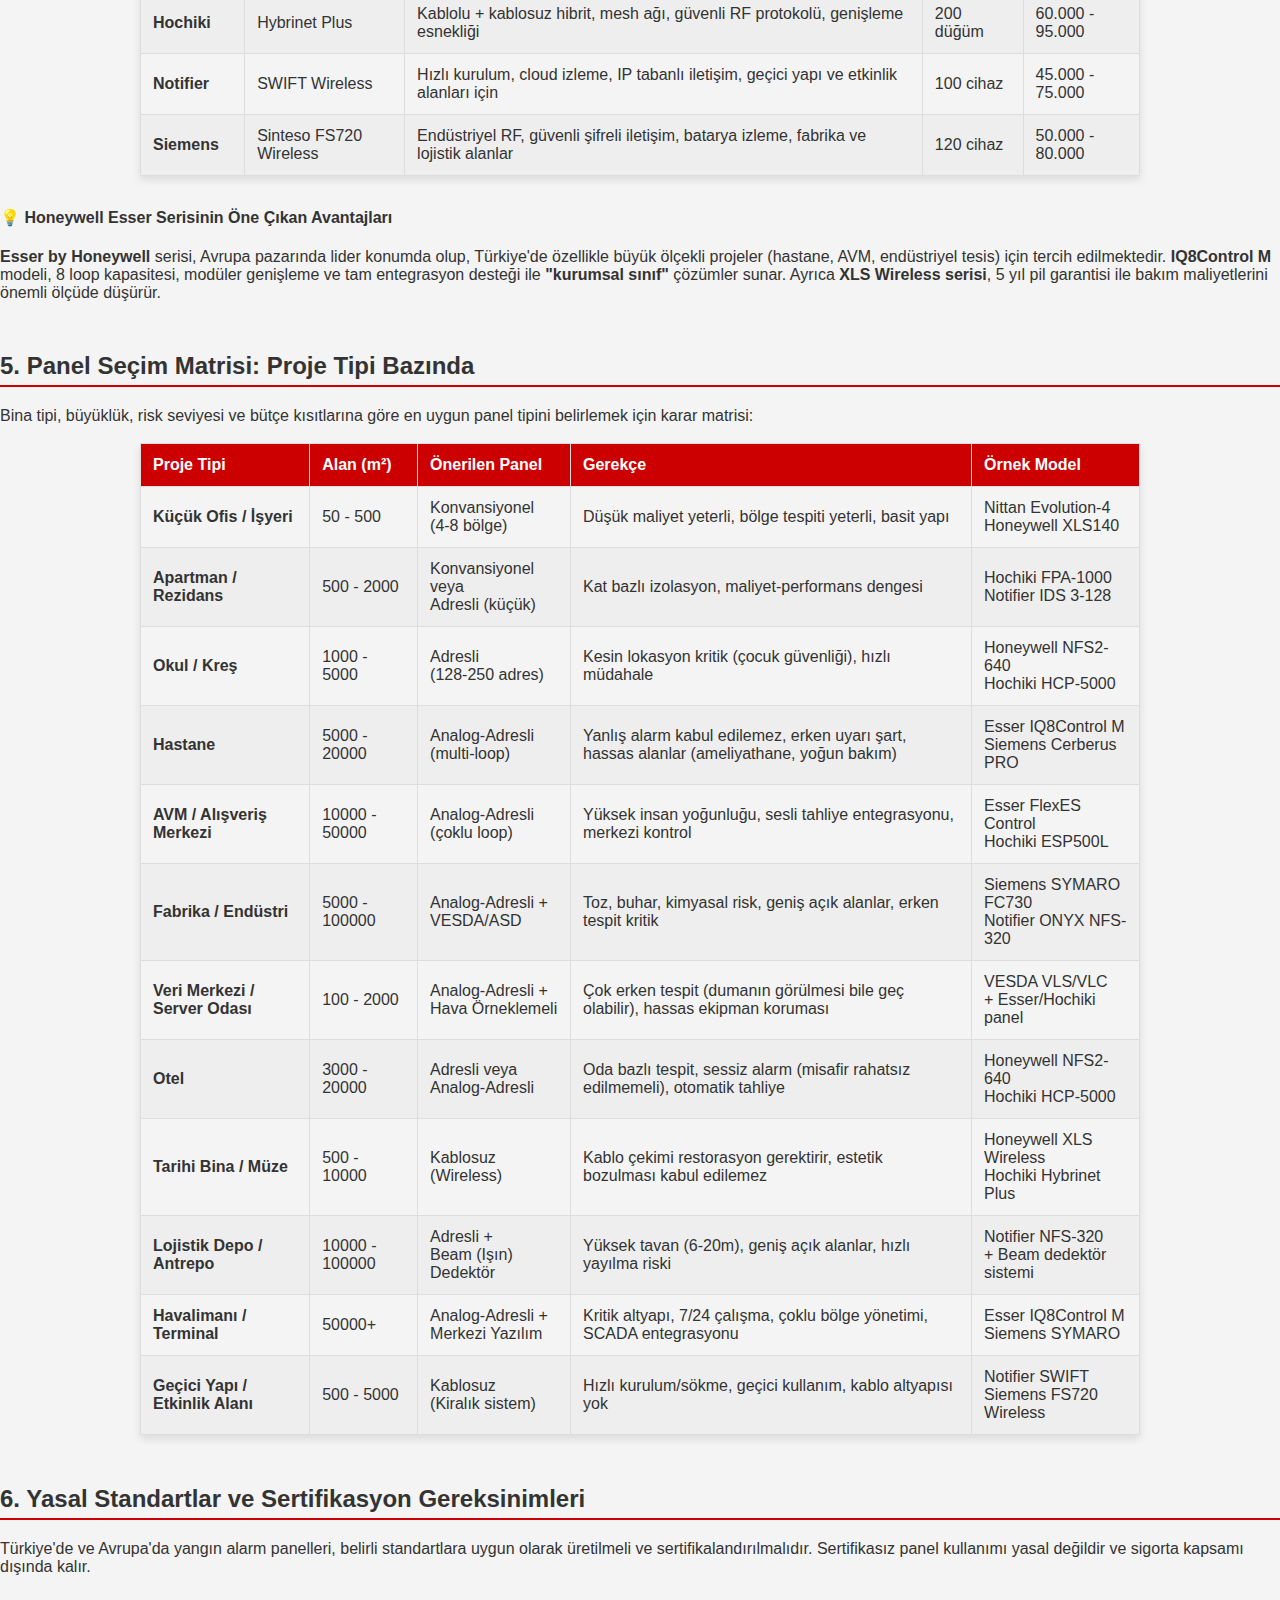
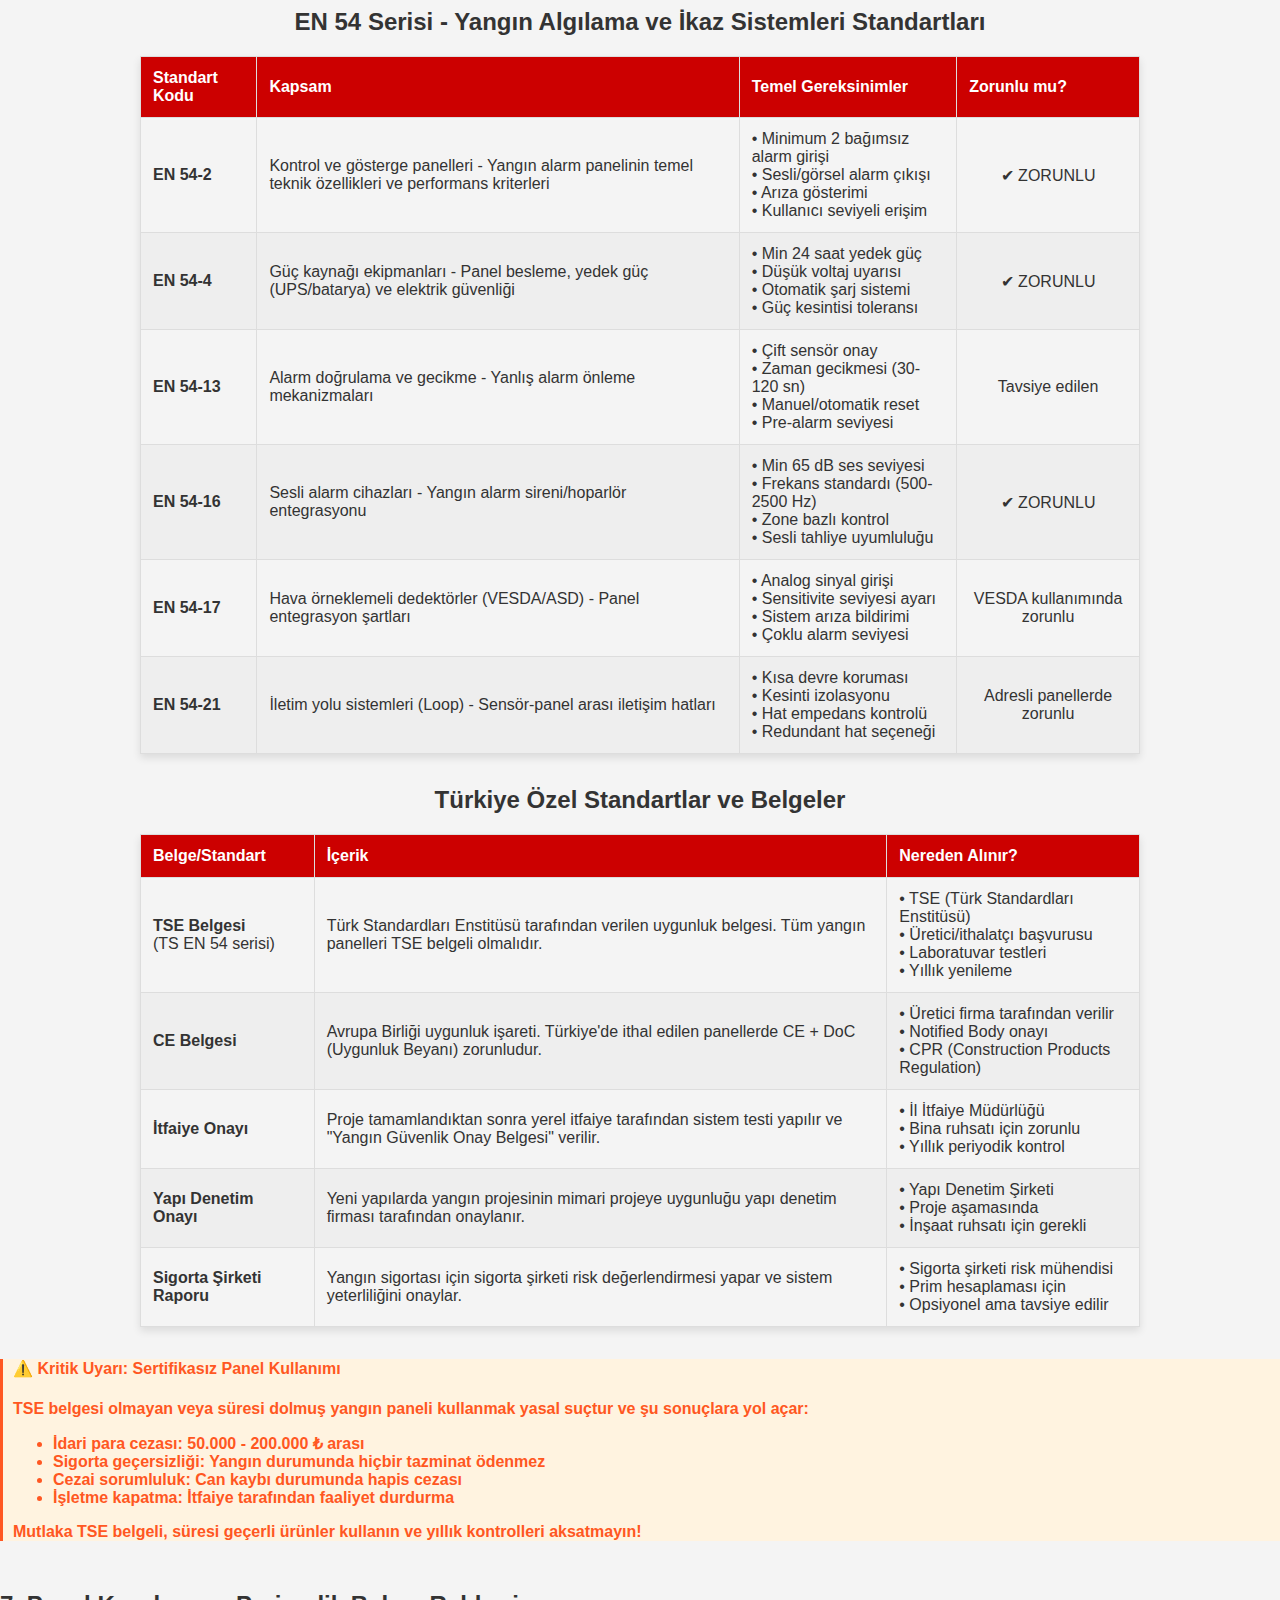
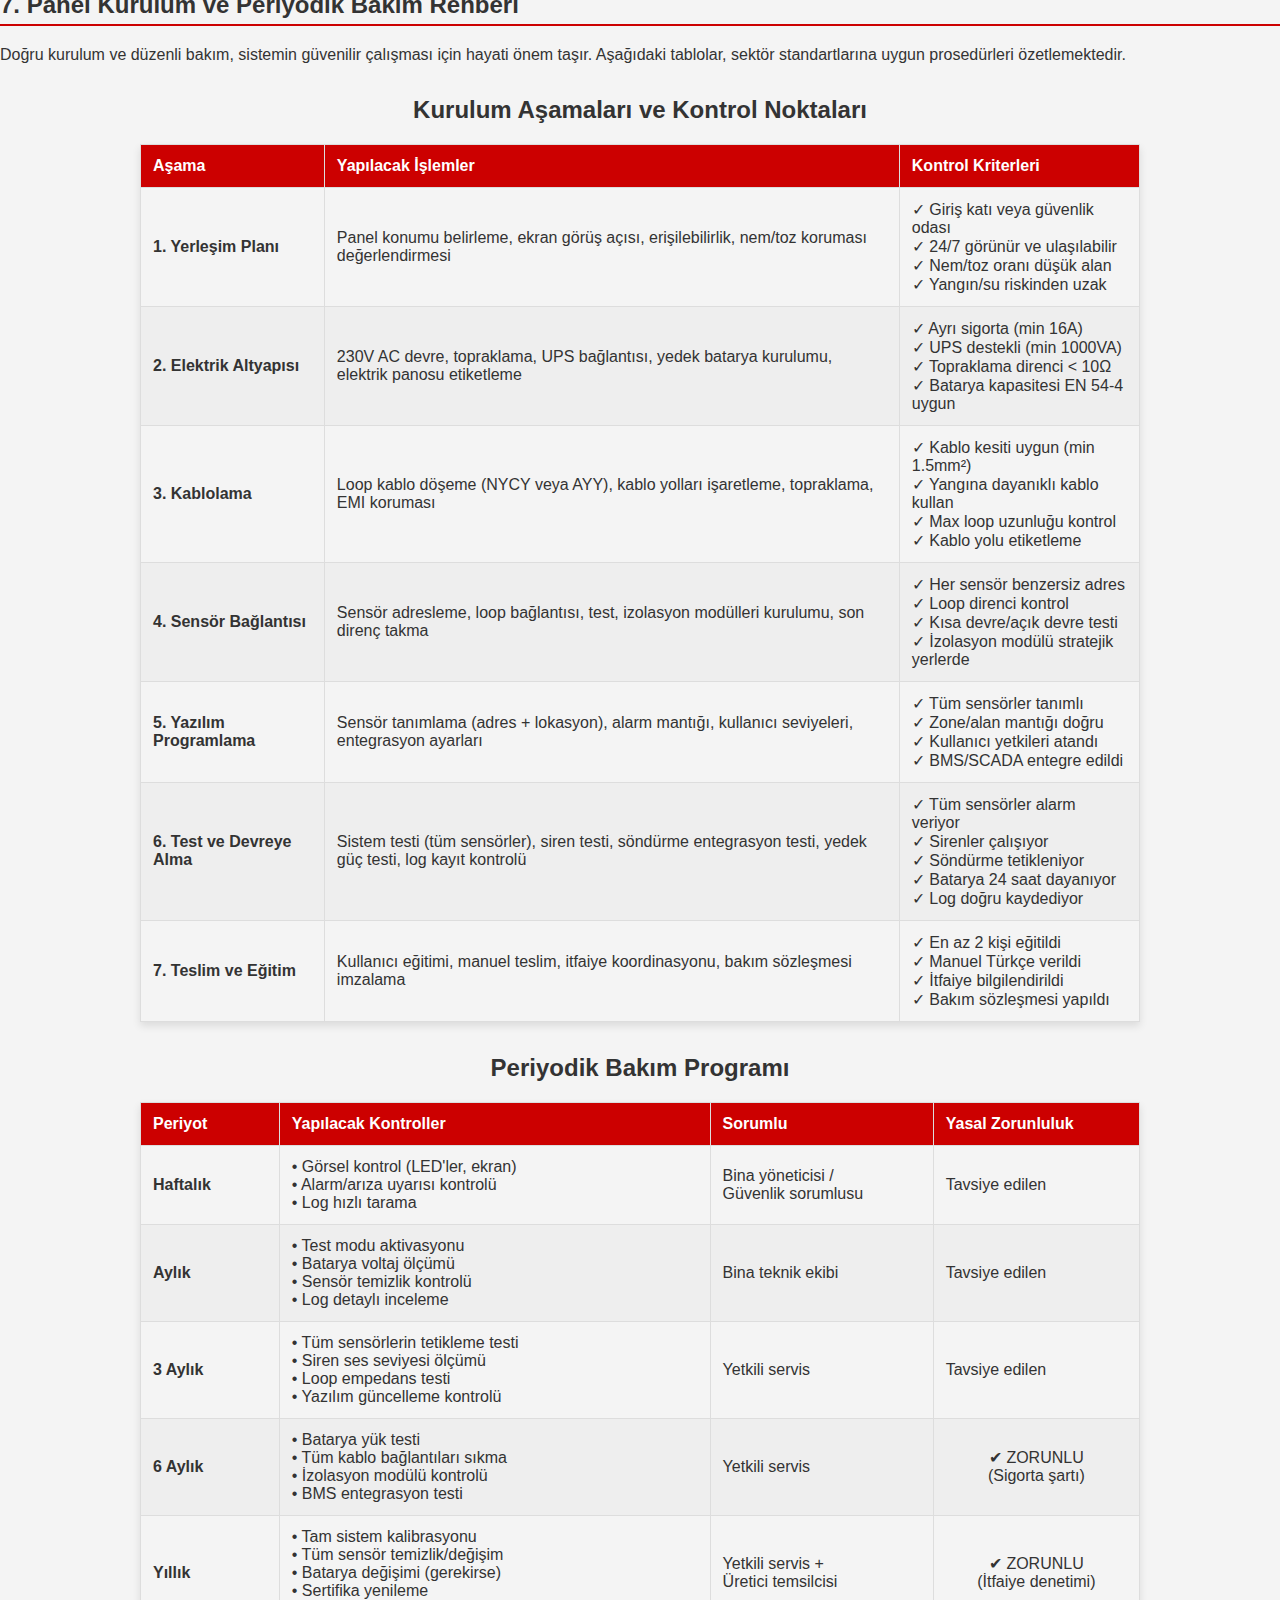
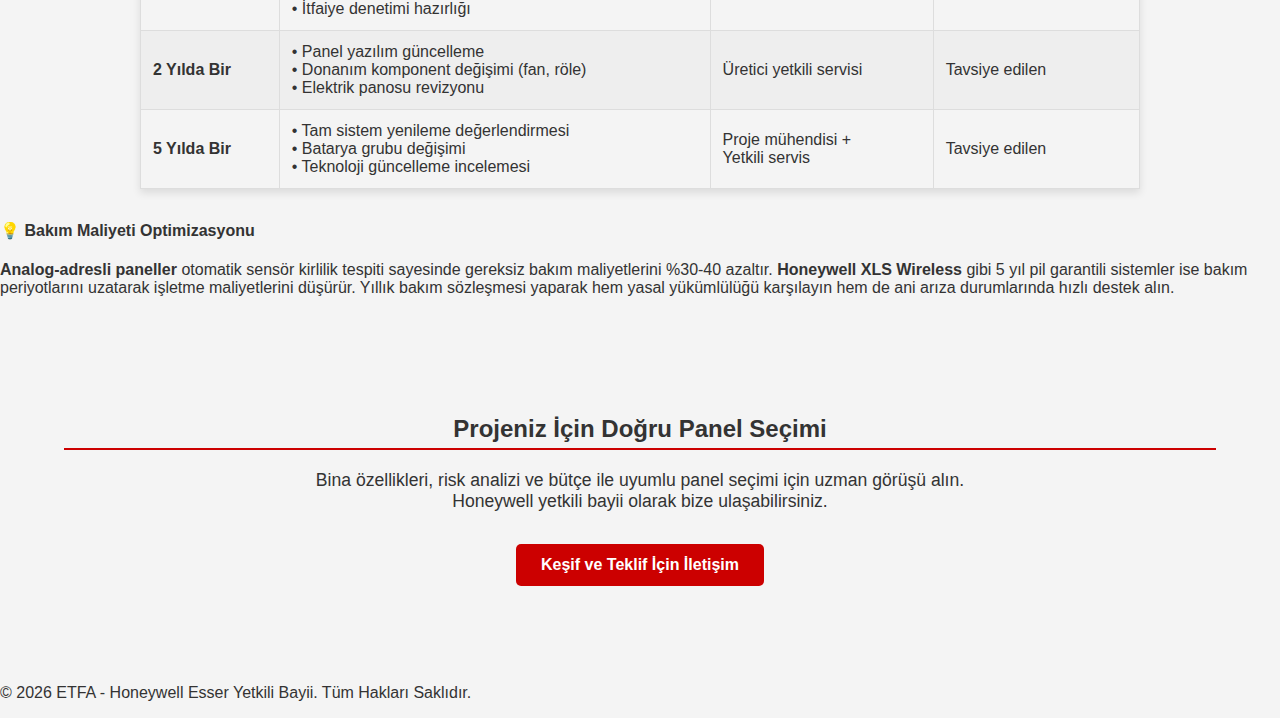
<file: etfarisk/panels.html>
<!DOCTYPE html>
<html lang="tr">
  <head>
    <meta charset="UTF-8" />
    <meta name="viewport" content="width=device-width, initial-scale=1.0" />
    <title>Yangın Alarm Panelleri - Teknik Rehber</title>
    <link rel="stylesheet" href="style.css" />
  </head>
  <body>
    <!-- ==================== HEADER ==================== -->
    <header class="main-header">
      <div class="logo">
        <h1>ETFA</h1>
      </div>
      <button class="mobile-menu-toggle" id="menuToggle" aria-label="Menü">
        <span></span>
        <span></span>
        <span></span>
      </button>
      <nav class="main-nav" id="mainNav">
        <ul>
          <li><a href="index.html">Ana Sayfa</a></li>
          <li><a href="cozumler.html">Çözümler</a></li>
          <li><a href="panels.html">Kontrol Panelleri</a></li>
          <li><a href="iletisim.html">İletişim</a></li>
        </ul>
      </nav>
    </header>

    <!-- ==================== PAGE INTRO ==================== -->
    <section class="page-intro">
      <h1>Yangın Alarm Panelleri: Sistem Beyni</h1>
      <p>
        Yangın alarm paneli, tüm algılama sensörlerini yöneten, alarm kararını
        veren ve diğer sistemleri (siren, söndürme, tahliye) devreye sokan
        merkezi kontrolördür. Doğru panel seçimi, sistem güvenilirliği ve
        işletme maliyetleri açısından kritiktir.
      </p>
    </section>

    <!-- ==================== QUICK NAVIGATION ==================== -->
    <section
      class="detail-section"
      style="padding-top: 2rem; padding-bottom: 1rem"
    >
      <div
        style="
          background: var(--background-gray);
          padding: 1.5rem;
          border-radius: 12px;
          text-align: center;
        "
      >
        <h4 style="color: var(--primary-color); margin-bottom: 1rem">
          Hızlı Erişim
        </h4>
        <div
          style="
            display: flex;
            flex-wrap: wrap;
            gap: 1rem;
            justify-content: center;
          "
        >
          <a
            href="#panel-types"
            style="
              text-decoration: none;
              color: var(--primary-color);
              font-weight: 600;
              padding: 0.5rem 1rem;
              background: white;
              border-radius: 8px;
              box-shadow: var(--shadow-sm);
            "
            >Panel Tipleri</a
          >
          <a
            href="#functions"
            style="
              text-decoration: none;
              color: var(--primary-color);
              font-weight: 600;
              padding: 0.5rem 1rem;
              background: white;
              border-radius: 8px;
              box-shadow: var(--shadow-sm);
            "
            >Temel İşlevler</a
          >
          <a
            href="#comparison"
            style="
              text-decoration: none;
              color: var(--primary-color);
              font-weight: 600;
              padding: 0.5rem 1rem;
              background: white;
              border-radius: 8px;
              box-shadow: var(--shadow-sm);
            "
            >Teknik Karşılaştırma</a
          >
          <a
            href="#brands"
            style="
              text-decoration: none;
              color: var(--primary-color);
              font-weight: 600;
              padding: 0.5rem 1rem;
              background: white;
              border-radius: 8px;
              box-shadow: var(--shadow-sm);
            "
            >Marka/Model</a
          >
          <a
            href="#selection"
            style="
              text-decoration: none;
              color: var(--primary-color);
              font-weight: 600;
              padding: 0.5rem 1rem;
              background: white;
              border-radius: 8px;
              box-shadow: var(--shadow-sm);
            "
            >Seçim Matrisi</a
          >
          <a
            href="#standards"
            style="
              text-decoration: none;
              color: var(--primary-color);
              font-weight: 600;
              padding: 0.5rem 1rem;
              background: white;
              border-radius: 8px;
              box-shadow: var(--shadow-sm);
            "
            >Standartlar</a
          >
        </div>
      </div>
    </section>

    <!-- ==================== 1. PANEL TİPLERİ ==================== -->
    <section id="panel-types" class="detail-section">
      <h2>1. Panel Tipleri ve Özellikleri</h2>

      <p>
        Yangın alarm panelleri, sensör yönetim teknolojilerine göre 4 ana
        kategoriye ayrılır. Her tip, farklı kapasite, maliyet ve detay
        seviyesinde bilgi sağlar.
      </p>

      <div class="hardware-table">
        <table class="comparison-table">
          <thead>
            <tr>
              <th style="width: 20%">Panel Tipi</th>
              <th style="width: 35%">Çalışma Prensibi</th>
              <th style="width: 25%">Avantajları</th>
              <th style="width: 20%">Dezavantajları</th>
            </tr>
          </thead>
          <tbody>
            <tr>
              <td><strong>Konvansiyonel</strong><br />(Geleneksel)</td>
              <td>
                Sensörler bölge (zone) bazında gruplandırılır. Panel sadece
                "hangi bölgede" alarm olduğunu bildirir. Örnek: "2. Kat Doğu
                Bölge" gibi.
              </td>
              <td>
                • Düşük maliyet<br />
                • Basit kurulum<br />
                • Küçük projeler için ideal
              </td>
              <td>
                • Hassas yer bildirimi yok<br />
                • Geniş alanlarda yetersiz<br />
                • Detaylı log tutmaz
              </td>
            </tr>
            <tr>
              <td><strong>Adresli</strong><br />(Addressable)</td>
              <td>
                Her sensöre özel bir adres numarası verilir. Panel tam olarak
                "hangi sensörde" alarm olduğunu gösterir. Örnek: "2. Kat Koridor
                - Sensör #247".
              </td>
              <td>
                • Kesin yer bildirimi<br />
                • Orta/büyük projeler için uygun<br />
                • Kablo tasarrufu (loop yapısı)
              </td>
              <td>
                • Konvansiyonelden daha pahalı<br />
                • Sensör seviye bilgisi kısıtlı
              </td>
            </tr>
            <tr>
              <td><strong>Analog-Adresli</strong><br />(Intelligent)</td>
              <td>
                Adresli sistemin gelişmişi. Sensör sadece alarm vermez, anlık
                duman/ısı seviyesini de raporlar. Panel, erken uyarı ve kirlilik
                takibi yapabilir.
              </td>
              <td>
                • Erken uyarı (pre-alarm)<br />
                • Sensör bakım bildirimi<br />
                • Yanlış alarm azaltma<br />
                • Detaylı log ve analiz
              </td>
              <td>
                • En yüksek maliyet<br />
                • Programlama karmaşık<br />
                • Kalifiye personel gerektirir
              </td>
            </tr>
            <tr>
              <td><strong>Kablosuz</strong><br />(Wireless)</td>
              <td>
                Sensörler RF (radyo frekans) ile panele bağlanır. Kablo çekimi
                yapılamayan (tarihi bina, geçici yapı) veya zor alanlarda
                kullanılır.
              </td>
              <td>
                • Kablo maliyeti yok<br />
                • Hızlı kurulum<br />
                • Estetik görünüm<br />
                • Tarihi yapılara uygun<br />
                • 5 yıla kadar pil ömrü
              </td>
              <td>
                • Pil değişimi gerekir<br />
                • RF sinyal girişimi riski<br />
                • Yüksek donanım maliyeti<br />
                • Büyük projeler için sınırlı
              </td>
            </tr>
          </tbody>
        </table>
      </div>

      <div class="info-block warning-bg" style="margin-top: 2rem">
        <h4>⚠️ Önemli Not: Hibrit Çözümler</h4>
        <p>
          Modern paneller genellikle <strong>hibrit</strong> yapıdadır: Aynı
          panel hem adresli hem konvansiyonel sensörleri destekleyebilir. Bu,
          mevcut eski sisteme ekleme yapılırken veya bütçe sınırlamasında
          esneklik sağlar. Ancak en verimli çözüm, tüm sistemi tek teknolojide
          tutmaktır.
        </p>
      </div>
    </section>

    <!-- ==================== 2. TEMEL İŞLEVLER ==================== -->
    <section id="functions" class="detail-section">
      <h2>2. Yangın Panelinin Temel İşlevleri</h2>

      <p>
        Panel, sadece alarm vermekle kalmaz; sistem yönetimi, test, kayıt ve
        kullanıcı erişim kontrolü gibi hayati görevleri de yerine getirir.
      </p>

      <div class="hardware-table">
        <h4>Panel Fonksiyonları ve Kullanım Alanları</h4>
        <table class="comparison-table">
          <thead>
            <tr>
              <th style="width: 25%">Fonksiyon</th>
              <th style="width: 40%">Ne İşe Yarar?</th>
              <th style="width: 35%">Kullanım Örneği</th>
            </tr>
          </thead>
          <tbody>
            <tr>
              <td><strong>Alarm Yönetimi</strong></td>
              <td>
                Sensörlerden gelen sinyalleri değerlendirir, yangın tespit
                algoritması çalıştırır, alarm kararı verir ve
                sirenleri/söndürmeyi tetikler.
              </td>
              <td>
                Duman sensörü alarmda → Panel 30 saniye doğrulama yapar → İkinci
                sensör de alarm verirse yangın onaylanır → Siren çalar +
                Söndürme aktive olur.
              </td>
            </tr>
            <tr>
              <td><strong>Alarm Susturma (Silence)</strong></td>
              <td>
                Yanlış alarm veya kontrol altındaki durumda sirenleri geçici
                olarak susturur. Ama panel alarm modunda kalır, sistem aktif
                izlemeye devam eder.
              </td>
              <td>
                Mutfakta pişirme dumanı → Siren çaldı → Yetkili kişi "Silence"
                tuşuna basar → Siren kesilir ama panel alarm modunda izlemeye
                devam eder.
              </td>
            </tr>
            <tr>
              <td><strong>Sistem Reset</strong></td>
              <td>
                Alarm durumunu tamamen sıfırlar. Sirenleri kapatır, söndürme
                sinyalini keser, tüm sistemi normal moda döndürür.
              </td>
              <td>
                Yangın kontrol altına alındı → Yetkili "Reset" tuşuna basar →
                Sistem normal moda döner, sensörler yeniden izlemeye başlar.
              </td>
            </tr>
            <tr>
              <td><strong>Test Modu</strong></td>
              <td>
                Sensörlerin, sirenlerin ve diğer bileşenlerin çalışır durumda
                olup olmadığını manuel veya otomatik test eder. Gerçek alarm
                oluşturmaz.
              </td>
              <td>
                Aylık bakım → Test modu aktif → Her sensöre test sinyali
                gönderilir → Çalışmayanlar raporlanır → Normal moda dönülür.
              </td>
            </tr>
            <tr>
              <td>
                <strong>Disable/Isolate<br />(Devre Dışı Bırakma)</strong>
              </td>
              <td>
                Bakım, tadilat veya yanlış alarm veren sensör/bölgeyi geçici
                olarak devre dışı bırakır. Sistem geri kalanında çalışmaya devam
                eder.
              </td>
              <td>
                Bir odada boya çalışması var → O bölge 4 saat devre dışı
                bırakılır → Çalışma bitince tekrar aktif edilir.
              </td>
            </tr>
            <tr>
              <td>
                <strong>Event Log<br />(Olay Kaydı)</strong>
              </td>
              <td>
                Tüm sistem olaylarını (alarm, arıza, test, kullanıcı işlemleri)
                tarih/saat ile kaydeder. Yasal yükümlülük ve soruşturma için
                kritik.
              </td>
              <td>
                Yangın sonrası → Müfettiş log kayıtlarını inceler → "Saat
                14:23'te Sensör #34 alarm verdi, 14:24'te operatör susturdu"
                detayları görülür.
              </td>
            </tr>
            <tr>
              <td>
                <strong>Kullanıcı Seviyeleri<br />(User Levels)</strong>
              </td>
              <td>
                Farklı yetki seviyeleri tanımlar. Operatör sadece susturabilir,
                teknisyen ayar yapabilir, yönetici tüm sistemi kontrol edebilir.
              </td>
              <td>
                Güvenlik görevlisi → Sadece "Silence" ve "Reset" yetkisi var<br />
                Teknik ekip → Sensör izolasyonu ve test yapabilir<br />
                Yönetici → Tüm ayarları değiştirebilir
              </td>
            </tr>
            <tr>
              <td><strong>Arıza İzleme</strong></td>
              <td>
                Sensör arızası, kablo kesintisi, güç kaybı, batarya düşük seviye
                gibi sistem hatalarını tespit eder ve uyarır.
              </td>
              <td>
                3. kattaki sensör bağlantısı koptu → Panel "Arıza" LED'i yanar +
                Ekranda "Loop 2, Adres #156 bağlantı hatası" mesajı görünür.
              </td>
            </tr>
            <tr>
              <td>
                <strong>Entegrasyon<br />(BMS, SCADA)</strong>
              </td>
              <td>
                Panel, bina otomasyon sistemi (BMS), SCADA veya uzaktan izleme
                yazılımı ile haberleşir. Merkezi kontrol imkanı sağlar.
              </td>
              <td>
                AVM merkezi kontrol odası → Tüm yangın panellerinin durumunu tek
                ekrandan izler. Alarm olduğunda otomatik SMS/e-mail bildirimi.
              </td>
            </tr>
          </tbody>
        </table>
      </div>
    </section>

    <!-- ==================== 3. TEKNİK KARŞILAŞTIRMA ==================== -->
    <section id="comparison" class="detail-section">
      <h2>3. Panel Tipleri Teknik Karşılaştırma Tablosu</h2>

      <p>
        Kapasite, performans ve maliyet kriterleri üzerinden detaylı
        karşılaştırma:
      </p>

      <div class="hardware-table">
        <table class="comparison-table panel-comparison">
          <thead>
            <tr>
              <th>Özellik</th>
              <th>Konvansiyonel</th>
              <th>Adresli</th>
              <th>Analog-Adresli</th>
              <th>Kablosuz</th>
            </tr>
          </thead>
          <tbody>
            <tr>
              <td><strong>Max Kapasite</strong></td>
              <td>8-32 bölge<br />(Her bölge 10-20 sensör)</td>
              <td>128-400 adres</td>
              <td>200-500 adres</td>
              <td>50-200 cihaz</td>
            </tr>
            <tr>
              <td><strong>Lokasyon Hassasiyeti</strong></td>
              <td>Bölge seviyesi<br />("2. Kat Doğu")</td>
              <td>Sensör seviyesi<br />("Oda 204, Dedektör #47")</td>
              <td>Sensör seviyesi<br />("Oda 204, Dedektör #47")</td>
              <td>Sensör seviyesi<br />(RF ID ile)</td>
            </tr>
            <tr>
              <td><strong>Algılama Hızı</strong></td>
              <td>2-5 saniye</td>
              <td>2-4 saniye</td>
              <td>1-3 saniye<br />(Pre-alarm özelliği)</td>
              <td>3-7 saniye<br />(RF iletim gecikmesi)</td>
            </tr>
            <tr>
              <td><strong>Yanlış Alarm Önleme</strong></td>
              <td>Yok<br />(Manuel ayar gerekir)</td>
              <td>Kısmi<br />(Çift sensör doğrulama)</td>
              <td>Gelişmiş<br />(Analog seviye analizi)</td>
              <td>Orta<br />(Çift sensör + RF doğrulama)</td>
            </tr>
            <tr>
              <td><strong>Sensör Bakım İzleme</strong></td>
              <td>Yok</td>
              <td>Kısıtlı<br />(Arıza tespiti var)</td>
              <td>Tam<br />(Kirlilik seviyesi, hassasiyet düşüşü)</td>
              <td>Var<br />(Pil seviyesi, sinyal gücü)</td>
            </tr>
            <tr>
              <td><strong>Kablolama Karmaşıklığı</strong></td>
              <td>Yüksek<br />(Her bölge ayrı kablo)</td>
              <td>Düşük<br />(Loop yapısı, tek kablo)</td>
              <td>Düşük<br />(Loop yapısı)</td>
              <td>Yok<br />(Kablosuz)</td>
            </tr>
            <tr>
              <td>
                <strong>Kurulum Süresi<br />(100 sensör bina)</strong>
              </td>
              <td>5-7 gün</td>
              <td>3-5 gün</td>
              <td>4-6 gün<br />(Programlama dahil)</td>
              <td>1-2 gün<br />(Kablo yok)</td>
            </tr>
            <tr>
              <td><strong>Yazılım Entegrasyonu</strong></td>
              <td>Çok kısıtlı</td>
              <td>Orta<br />(Modbus, RS485)</td>
              <td>Tam<br />(BACnet, OPC, Web API)</td>
              <td>Tam<br />(Cloud tabanlı)</td>
            </tr>
            <tr>
              <td><strong>Event Log Kapasitesi</strong></td>
              <td>500-2000 olay</td>
              <td>5000-20000 olay</td>
              <td>50000+ olay<br />(HDD/SSD ile sınırsız)</td>
              <td>Cloud sınırsız</td>
            </tr>
            <tr>
              <td><strong>Bakım Gereksinimi</strong></td>
              <td>Yıllık manuel test</td>
              <td>6 ayda bir otomatik test</td>
              <td>Sistem kendi izler<br />(Otomatik bakım uyarısı)</td>
              <td>Pil değişimi (2-5 yıl)<br />+ Otomatik test</td>
            </tr>
            <tr style="background-color: var(--primary-light)">
              <td>
                <strong>Tahmini Maliyet<br />(Panel + 100 Sensör)</strong>
              </td>
              <td>40.000 - 70.000 ₺</td>
              <td>80.000 - 150.000 ₺</td>
              <td>150.000 - 300.000 ₺</td>
              <td>120.000 - 250.000 ₺</td>
            </tr>
            <tr style="background-color: var(--background-gray)">
              <td><strong>Uygun Proje Tipi</strong></td>
              <td>Küçük ofis, depo,<br />konut (< 3000 m²)</td>
              <td>Ofis, okul, hastane,<br />AVM (3000-15000 m²)</td>
              <td>Fabrika, havalimanı,<br />veri merkezi (> 15000 m²)</td>
              <td>Tarihi bina, müze,<br />geçici yapı, tadilat</td>
            </tr>
          </tbody>
        </table>
      </div>
    </section>

    <!-- ==================== 4. MARKA VE MODEL ÖRNEKLERİ ==================== -->
    <section id="brands" class="detail-section">
      <h2>4. Pazar Lideri Marka ve Model Örnekleri</h2>

      <p>
        Türkiye pazarında en yaygın kullanılan, sertifikalı ve güvenilir panel
        markaları. Fiyatlar 2024 Q4 bayii satış fiyatları üzerinden ortalama
        değerlerdir.
      </p>

      <!-- KONVANSİYONEL PANELLER -->
      <div class="hardware-table">
        <h4>Konvansiyonel Paneller</h4>
        <table class="comparison-table">
          <thead>
            <tr>
              <th>Marka</th>
              <th>Model</th>
              <th>Öne Çıkan Özellikler</th>
              <th>Kapasite</th>
              <th>Fiyat (₺)</th>
            </tr>
          </thead>
          <tbody>
            <tr>
              <td><strong>Hochiki</strong></td>
              <td>FPA-1000</td>
              <td>Kompakt tasarım, Türkçe menü, 4 zone genişletilebilir</td>
              <td>4-16 bölge</td>
              <td>8.000 - 12.000</td>
            </tr>
            <tr>
              <td><strong>Siemens</strong></td>
              <td>FC2020</td>
              <td>Modüler yapı, relay çıkışları, EN 54-2/4 onaylı</td>
              <td>8-20 bölge</td>
              <td>10.000 - 15.000</td>
            </tr>
            <tr>
              <td><strong>Honeywell</strong></td>
              <td>XLS140</td>
              <td>Kolay programlama, grafik LCD, 140 zone desteği</td>
              <td>4-32 bölge</td>
              <td>9.000 - 14.000</td>
            </tr>
            <tr>
              <td><strong>Nittan</strong></td>
              <td>Evolution-4</td>
              <td>Ekonomik, küçük işletmeler için ideal, basit kurulum</td>
              <td>4-8 bölge</td>
              <td>6.000 - 9.000</td>
            </tr>
          </tbody>
        </table>
      </div>

      <!-- ADRESLİ PANELLER -->
      <div class="hardware-table" style="margin-top: 2rem">
        <h4>Adresli (Addressable) Paneller</h4>
        <table class="comparison-table">
          <thead>
            <tr>
              <th>Marka</th>
              <th>Model</th>
              <th>Öne Çıkan Özellikler</th>
              <th>Kapasite</th>
              <th>Fiyat (₺)</th>
            </tr>
          </thead>
          <tbody>
            <tr>
              <td><strong>Esser by Honeywell</strong></td>
              <td>IQ8Control M</td>
              <td>
                <strong>Lider yapı:</strong> 8 loop, modüler genişleme, EN 54
                tam uyumlu, sesli tahliye entegrasyonu, BACnet/Modbus desteği
              </td>
              <td>1000+ adres<br />(8 loop)</td>
              <td>70.000 - 110.000</td>
            </tr>
            <tr>
              <td><strong>Hochiki</strong></td>
              <td>HCP-5000</td>
              <td>
                Grafik ekran, net ağ entegrasyonu, VESDA uyumlu, TCP/IP iletişim
              </td>
              <td>250 adres<br />(loop başına)</td>
              <td>45.000 - 65.000</td>
            </tr>
            <tr>
              <td><strong>Siemens</strong></td>
              <td>Cerberus PRO FC4020</td>
              <td>
                Endüstri standardı, açık protokol, yüksek güvenilirlik, kompleks
                proje desteği
              </td>
              <td>254 adres<br />(loop başına)</td>
              <td>50.000 - 75.000</td>
            </tr>
            <tr>
              <td><strong>Honeywell</strong></td>
              <td>NOTIFIER NFS2-640</td>
              <td>
                Geniş kapasite, çoklu loop, yazılım entegrasyonu, hastane/AVM
                projeleri için
              </td>
              <td>636 adres<br />(multi-loop)</td>
              <td>55.000 - 85.000</td>
            </tr>
            <tr>
              <td><strong>Notifier</strong></td>
              <td>IDS 3-128</td>
              <td>
                Orta segment, kompakt, kolay programlama, ofis ve okul projeleri
                için
              </td>
              <td>128 adres</td>
              <td>35.000 - 50.000</td>
            </tr>
          </tbody>
        </table>
      </div>

      <!-- ANALOG-ADRESLİ PANELLER -->
      <div class="hardware-table" style="margin-top: 2rem">
        <h4>Analog-Adresli (Intelligent) Paneller</h4>
        <table class="comparison-table">
          <thead>
            <tr>
              <th>Marka</th>
              <th>Model</th>
              <th>Öne Çıkan Özellikler</th>
              <th>Kapasite</th>
              <th>Fiyat (₺)</th>
            </tr>
          </thead>
          <tbody>
            <tr>
              <td><strong>Esser by Honeywell</strong></td>
              <td>FlexES Control</td>
              <td>
                <strong>Lider yapı:</strong> Analog seviye izleme, erken uyarı
                algoritması, otomatik sensör kalibrasyonu, VESDA/ASD
                entegrasyonu
              </td>
              <td>500 adres<br />(genişletilebilir)</td>
              <td>90.000 - 140.000</td>
            </tr>
            <tr>
              <td><strong>Hochiki</strong></td>
              <td>ESP500L</td>
              <td>
                Yüksek hassasiyet, kir kompansasyonu, loop izolasyon modülleri,
                fabrika projeleri için ideal
              </td>
              <td>400+ adres</td>
              <td>75.000 - 120.000</td>
            </tr>
            <tr>
              <td><strong>Siemens</strong></td>
              <td>SYMARO FC730</td>
              <td>
                Endüstriyel seviye, SCADA entegrasyonu, 7/24 kritik altyapı
                desteği, redundant loop yapısı
              </td>
              <td>500 adres</td>
              <td>85.000 - 130.000</td>
            </tr>
            <tr>
              <td><strong>Notifier</strong></td>
              <td>ONYX Series NFS-320</td>
              <td>
                Analog algılama, pre-alarm, bakım uyarısı, veri merkezi ve clean
                room uygulamaları
              </td>
              <td>318 adres</td>
              <td>65.000 - 100.000</td>
            </tr>
          </tbody>
        </table>
      </div>

      <!-- KABLOSUZ PANELLER -->
      <div class="hardware-table" style="margin-top: 2rem">
        <h4>Kablosuz (Wireless) Paneller</h4>
        <table class="comparison-table">
          <thead>
            <tr>
              <th>Marka</th>
              <th>Model</th>
              <th>Öne Çıkan Özellikler</th>
              <th>Kapasite</th>
              <th>Fiyat (₺)</th>
            </tr>
          </thead>
          <tbody>
            <tr>
              <td><strong>Honeywell</strong></td>
              <td>XLS Wireless Series</td>
              <td>
                <strong>5 yıl pil garantisi,</strong> mesh network, kablolu
                hibrit desteği, kolay montaj, tarihi bina projeleri için ideal
              </td>
              <td>150 cihaz</td>
              <td>55.000 - 90.000</td>
            </tr>
            <tr>
              <td><strong>Hochiki</strong></td>
              <td>Hybrinet Plus</td>
              <td>
                Kablolu + kablosuz hibrit, mesh ağı, güvenli RF protokolü,
                genişleme esnekliği
              </td>
              <td>200 düğüm</td>
              <td>60.000 - 95.000</td>
            </tr>
            <tr>
              <td><strong>Notifier</strong></td>
              <td>SWIFT Wireless</td>
              <td>
                Hızlı kurulum, cloud izleme, IP tabanlı iletişim, geçici yapı ve
                etkinlik alanları için
              </td>
              <td>100 cihaz</td>
              <td>45.000 - 75.000</td>
            </tr>
            <tr>
              <td><strong>Siemens</strong></td>
              <td>Sinteso FS720 Wireless</td>
              <td>
                Endüstriyel RF, güvenli şifreli iletişim, batarya izleme,
                fabrika ve lojistik alanlar
              </td>
              <td>120 cihaz</td>
              <td>50.000 - 80.000</td>
            </tr>
          </tbody>
        </table>
      </div>

      <div class="info-block success-bg" style="margin-top: 2rem">
        <h4>💡 Honeywell Esser Serisinin Öne Çıkan Avantajları</h4>
        <p>
          <strong>Esser by Honeywell</strong> serisi, Avrupa pazarında lider
          konumda olup, Türkiye'de özellikle büyük ölçekli projeler (hastane,
          AVM, endüstriyel tesis) için tercih edilmektedir.
          <strong>IQ8Control M</strong> modeli, 8 loop kapasitesi, modüler
          genişleme ve tam entegrasyon desteği ile
          <strong>"kurumsal sınıf"</strong> çözümler sunar. Ayrıca
          <strong>XLS Wireless serisi</strong>, 5 yıl pil garantisi ile bakım
          maliyetlerini önemli ölçüde düşürür.
        </p>
      </div>
    </section>

    <!-- ==================== 5. SEÇİM MATRİSİ ==================== -->
    <section id="selection" class="detail-section">
      <h2>5. Panel Seçim Matrisi: Proje Tipi Bazında</h2>

      <p>
        Bina tipi, büyüklük, risk seviyesi ve bütçe kısıtlarına göre en uygun
        panel tipini belirlemek için karar matrisi:
      </p>

      <div class="hardware-table">
        <table class="comparison-table">
          <thead>
            <tr>
              <th>Proje Tipi</th>
              <th>Alan (m²)</th>
              <th>Önerilen Panel</th>
              <th>Gerekçe</th>
              <th>Örnek Model</th>
            </tr>
          </thead>
          <tbody>
            <tr>
              <td><strong>Küçük Ofis / İşyeri</strong></td>
              <td>50 - 500</td>
              <td>Konvansiyonel<br />(4-8 bölge)</td>
              <td>Düşük maliyet yeterli, bölge tespiti yeterli, basit yapı</td>
              <td>Nittan Evolution-4<br />Honeywell XLS140</td>
            </tr>
            <tr>
              <td><strong>Apartman / Rezidans</strong></td>
              <td>500 - 2000</td>
              <td>Konvansiyonel veya<br />Adresli (küçük)</td>
              <td>Kat bazlı izolasyon, maliyet-performans dengesi</td>
              <td>Hochiki FPA-1000<br />Notifier IDS 3-128</td>
            </tr>
            <tr>
              <td><strong>Okul / Kreş</strong></td>
              <td>1000 - 5000</td>
              <td>Adresli<br />(128-250 adres)</td>
              <td>Kesin lokasyon kritik (çocuk güvenliği), hızlı müdahale</td>
              <td>Honeywell NFS2-640<br />Hochiki HCP-5000</td>
            </tr>
            <tr>
              <td><strong>Hastane</strong></td>
              <td>5000 - 20000</td>
              <td>Analog-Adresli<br />(multi-loop)</td>
              <td>
                Yanlış alarm kabul edilemez, erken uyarı şart, hassas alanlar
                (ameliyathane, yoğun bakım)
              </td>
              <td>Esser IQ8Control M<br />Siemens Cerberus PRO</td>
            </tr>
            <tr>
              <td><strong>AVM / Alışveriş Merkezi</strong></td>
              <td>10000 - 50000</td>
              <td>Analog-Adresli<br />(çoklu loop)</td>
              <td>
                Yüksek insan yoğunluğu, sesli tahliye entegrasyonu, merkezi
                kontrol
              </td>
              <td>Esser FlexES Control<br />Hochiki ESP500L</td>
            </tr>
            <tr>
              <td><strong>Fabrika / Endüstri</strong></td>
              <td>5000 - 100000</td>
              <td>Analog-Adresli +<br />VESDA/ASD</td>
              <td>
                Toz, buhar, kimyasal risk, geniş açık alanlar, erken tespit
                kritik
              </td>
              <td>Siemens SYMARO FC730<br />Notifier ONYX NFS-320</td>
            </tr>
            <tr>
              <td><strong>Veri Merkezi / Server Odası</strong></td>
              <td>100 - 2000</td>
              <td>Analog-Adresli +<br />Hava Örneklemeli</td>
              <td>
                Çok erken tespit (dumanın görülmesi bile geç olabilir), hassas
                ekipman koruması
              </td>
              <td>VESDA VLS/VLC<br />+ Esser/Hochiki panel</td>
            </tr>
            <tr>
              <td><strong>Otel</strong></td>
              <td>3000 - 20000</td>
              <td>Adresli veya<br />Analog-Adresli</td>
              <td>
                Oda bazlı tespit, sessiz alarm (misafir rahatsız edilmemeli),
                otomatik tahliye
              </td>
              <td>Honeywell NFS2-640<br />Hochiki HCP-5000</td>
            </tr>
            <tr>
              <td><strong>Tarihi Bina / Müze</strong></td>
              <td>500 - 10000</td>
              <td>Kablosuz<br />(Wireless)</td>
              <td>
                Kablo çekimi restorasyon gerektirir, estetik bozulması kabul
                edilemez
              </td>
              <td>Honeywell XLS Wireless<br />Hochiki Hybrinet Plus</td>
            </tr>
            <tr>
              <td><strong>Lojistik Depo / Antrepo</strong></td>
              <td>10000 - 100000</td>
              <td>Adresli +<br />Beam (Işın) Dedektör</td>
              <td>
                Yüksek tavan (6-20m), geniş açık alanlar, hızlı yayılma riski
              </td>
              <td>Notifier NFS-320<br />+ Beam dedektör sistemi</td>
            </tr>
            <tr>
              <td><strong>Havalimanı / Terminal</strong></td>
              <td>50000+</td>
              <td>Analog-Adresli +<br />Merkezi Yazılım</td>
              <td>
                Kritik altyapı, 7/24 çalışma, çoklu bölge yönetimi, SCADA
                entegrasyonu
              </td>
              <td>Esser IQ8Control M<br />Siemens SYMARO</td>
            </tr>
            <tr>
              <td><strong>Geçici Yapı / Etkinlik Alanı</strong></td>
              <td>500 - 5000</td>
              <td>Kablosuz<br />(Kiralık sistem)</td>
              <td>Hızlı kurulum/sökme, geçici kullanım, kablo altyapısı yok</td>
              <td>Notifier SWIFT<br />Siemens FS720 Wireless</td>
            </tr>
          </tbody>
        </table>
      </div>
    </section>

    <!-- ==================== 6. YASAL STANDARTLAR ==================== -->
    <section id="standards" class="detail-section">
      <h2>6. Yasal Standartlar ve Sertifikasyon Gereksinimleri</h2>

      <p>
        Türkiye'de ve Avrupa'da yangın alarm panelleri, belirli standartlara
        uygun olarak üretilmeli ve sertifikalandırılmalıdır. Sertifikasız panel
        kullanımı yasal değildir ve sigorta kapsamı dışında kalır.
      </p>

      <div class="hardware-table standards-table">
        <h4>EN 54 Serisi - Yangın Algılama ve İkaz Sistemleri Standartları</h4>
        <table class="comparison-table">
          <thead>
            <tr>
              <th>Standart Kodu</th>
              <th>Kapsam</th>
              <th>Temel Gereksinimler</th>
              <th>Zorunlu mu?</th>
            </tr>
          </thead>
          <tbody>
            <tr>
              <td><strong>EN 54-2</strong></td>
              <td>
                Kontrol ve gösterge panelleri - Yangın alarm panelinin temel
                teknik özellikleri ve performans kriterleri
              </td>
              <td>
                • Minimum 2 bağımsız alarm girişi<br />
                • Sesli/görsel alarm çıkışı<br />
                • Arıza gösterimi<br />
                • Kullanıcı seviyeli erişim
              </td>
              <td class="check" style="text-align: center">✔ ZORUNLU</td>
            </tr>
            <tr>
              <td><strong>EN 54-4</strong></td>
              <td>
                Güç kaynağı ekipmanları - Panel besleme, yedek güç (UPS/batarya)
                ve elektrik güvenliği
              </td>
              <td>
                • Min 24 saat yedek güç<br />
                • Düşük voltaj uyarısı<br />
                • Otomatik şarj sistemi<br />
                • Güç kesintisi toleransı
              </td>
              <td class="check" style="text-align: center">✔ ZORUNLU</td>
            </tr>
            <tr>
              <td><strong>EN 54-13</strong></td>
              <td>
                Alarm doğrulama ve gecikme - Yanlış alarm önleme mekanizmaları
              </td>
              <td>
                • Çift sensör onay<br />
                • Zaman gecikmesi (30-120 sn)<br />
                • Manuel/otomatik reset<br />
                • Pre-alarm seviyesi
              </td>
              <td style="text-align: center">Tavsiye edilen</td>
            </tr>
            <tr>
              <td><strong>EN 54-16</strong></td>
              <td>
                Sesli alarm cihazları - Yangın alarm sireni/hoparlör
                entegrasyonu
              </td>
              <td>
                • Min 65 dB ses seviyesi<br />
                • Frekans standardı (500-2500 Hz)<br />
                • Zone bazlı kontrol<br />
                • Sesli tahliye uyumluluğu
              </td>
              <td class="check" style="text-align: center">✔ ZORUNLU</td>
            </tr>
            <tr>
              <td><strong>EN 54-17</strong></td>
              <td>
                Hava örneklemeli dedektörler (VESDA/ASD) - Panel entegrasyon
                şartları
              </td>
              <td>
                • Analog sinyal girişi<br />
                • Sensitivite seviyesi ayarı<br />
                • Sistem arıza bildirimi<br />
                • Çoklu alarm seviyesi
              </td>
              <td style="text-align: center">VESDA kullanımında zorunlu</td>
            </tr>
            <tr>
              <td><strong>EN 54-21</strong></td>
              <td>
                İletim yolu sistemleri (Loop) - Sensör-panel arası iletişim
                hatları
              </td>
              <td>
                • Kısa devre koruması<br />
                • Kesinti izolasyonu<br />
                • Hat empedans kontrolü<br />
                • Redundant hat seçeneği
              </td>
              <td style="text-align: center">Adresli panellerde zorunlu</td>
            </tr>
          </tbody>
        </table>
      </div>

      <div class="hardware-table standards-table" style="margin-top: 2rem">
        <h4>Türkiye Özel Standartlar ve Belgeler</h4>
        <table class="comparison-table">
          <thead>
            <tr>
              <th>Belge/Standart</th>
              <th>İçerik</th>
              <th>Nereden Alınır?</th>
            </tr>
          </thead>
          <tbody>
            <tr>
              <td><strong>TSE Belgesi</strong><br />(TS EN 54 serisi)</td>
              <td>
                Türk Standardları Enstitüsü tarafından verilen uygunluk belgesi.
                Tüm yangın panelleri TSE belgeli olmalıdır.
              </td>
              <td>
                • TSE (Türk Standardları Enstitüsü)<br />
                • Üretici/ithalatçı başvurusu<br />
                • Laboratuvar testleri<br />
                • Yıllık yenileme
              </td>
            </tr>
            <tr>
              <td><strong>CE Belgesi</strong></td>
              <td>
                Avrupa Birliği uygunluk işareti. Türkiye'de ithal edilen
                panellerde CE + DoC (Uygunluk Beyanı) zorunludur.
              </td>
              <td>
                • Üretici firma tarafından verilir<br />
                • Notified Body onayı<br />
                • CPR (Construction Products Regulation)
              </td>
            </tr>
            <tr>
              <td><strong>İtfaiye Onayı</strong></td>
              <td>
                Proje tamamlandıktan sonra yerel itfaiye tarafından sistem testi
                yapılır ve "Yangın Güvenlik Onay Belgesi" verilir.
              </td>
              <td>
                • İl İtfaiye Müdürlüğü<br />
                • Bina ruhsatı için zorunlu<br />
                • Yıllık periyodik kontrol
              </td>
            </tr>
            <tr>
              <td><strong>Yapı Denetim Onayı</strong></td>
              <td>
                Yeni yapılarda yangın projesinin mimari projeye uygunluğu yapı
                denetim firması tarafından onaylanır.
              </td>
              <td>
                • Yapı Denetim Şirketi<br />
                • Proje aşamasında<br />
                • İnşaat ruhsatı için gerekli
              </td>
            </tr>
            <tr>
              <td><strong>Sigorta Şirketi Raporu</strong></td>
              <td>
                Yangın sigortası için sigorta şirketi risk değerlendirmesi yapar
                ve sistem yeterliliğini onaylar.
              </td>
              <td>
                • Sigorta şirketi risk mühendisi<br />
                • Prim hesaplaması için<br />
                • Opsiyonel ama tavsiye edilir
              </td>
            </tr>
          </tbody>
        </table>
      </div>

      <div class="warning" style="margin-top: 2rem">
        <h4>⚠️ Kritik Uyarı: Sertifikasız Panel Kullanımı</h4>
        <p>
          TSE belgesi olmayan veya süresi dolmuş yangın paneli kullanmak
          <strong>yasal suçtur</strong>
          ve şu sonuçlara yol açar:
        </p>
        <ul>
          <li><strong>İdari para cezası:</strong> 50.000 - 200.000 ₺ arası</li>
          <li>
            <strong>Sigorta geçersizliği:</strong> Yangın durumunda hiçbir
            tazminat ödenmez
          </li>
          <li>
            <strong>Cezai sorumluluk:</strong> Can kaybı durumunda hapis cezası
          </li>
          <li>
            <strong>İşletme kapatma:</strong> İtfaiye tarafından faaliyet
            durdurma
          </li>
        </ul>
        <p
          style="margin-top: 1rem; font-weight: 600; color: var(--primary-dark)"
        >
          Mutlaka TSE belgeli, süresi geçerli ürünler kullanın ve yıllık
          kontrolleri aksatmayın!
        </p>
      </div>
    </section>

    <!-- ==================== 7. KURULUM VE BAKIM ==================== -->
    <section class="detail-section">
      <h2>7. Panel Kurulum ve Periyodik Bakım Rehberi</h2>

      <p>
        Doğru kurulum ve düzenli bakım, sistemin güvenilir çalışması için hayati
        önem taşır. Aşağıdaki tablolar, sektör standartlarına uygun prosedürleri
        özetlemektedir.
      </p>

      <div class="hardware-table standards-table">
        <h4>Kurulum Aşamaları ve Kontrol Noktaları</h4>
        <table class="comparison-table">
          <thead>
            <tr>
              <th>Aşama</th>
              <th>Yapılacak İşlemler</th>
              <th>Kontrol Kriterleri</th>
            </tr>
          </thead>
          <tbody>
            <tr>
              <td><strong>1. Yerleşim Planı</strong></td>
              <td>
                Panel konumu belirleme, ekran görüş açısı, erişilebilirlik,
                nem/toz koruması değerlendirmesi
              </td>
              <td>
                ✓ Giriş katı veya güvenlik odası<br />
                ✓ 24/7 görünür ve ulaşılabilir<br />
                ✓ Nem/toz oranı düşük alan<br />
                ✓ Yangın/su riskinden uzak
              </td>
            </tr>
            <tr>
              <td><strong>2. Elektrik Altyapısı</strong></td>
              <td>
                230V AC devre, topraklama, UPS bağlantısı, yedek batarya
                kurulumu, elektrik panosu etiketleme
              </td>
              <td>
                ✓ Ayrı sigorta (min 16A)<br />
                ✓ UPS destekli (min 1000VA)<br />
                ✓ Topraklama direnci &lt; 10Ω<br />
                ✓ Batarya kapasitesi EN 54-4 uygun
              </td>
            </tr>
            <tr>
              <td><strong>3. Kablolama</strong></td>
              <td>
                Loop kablo döşeme (NYCY veya AYY), kablo yolları işaretleme,
                topraklama, EMI koruması
              </td>
              <td>
                ✓ Kablo kesiti uygun (min 1.5mm²)<br />
                ✓ Yangına dayanıklı kablo kullan<br />
                ✓ Max loop uzunluğu kontrol<br />
                ✓ Kablo yolu etiketleme
              </td>
            </tr>
            <tr>
              <td><strong>4. Sensör Bağlantısı</strong></td>
              <td>
                Sensör adresleme, loop bağlantısı, test, izolasyon modülleri
                kurulumu, son direnç takma
              </td>
              <td>
                ✓ Her sensör benzersiz adres<br />
                ✓ Loop direnci kontrol<br />
                ✓ Kısa devre/açık devre testi<br />
                ✓ İzolasyon modülü stratejik yerlerde
              </td>
            </tr>
            <tr>
              <td><strong>5. Yazılım Programlama</strong></td>
              <td>
                Sensör tanımlama (adres + lokasyon), alarm mantığı, kullanıcı
                seviyeleri, entegrasyon ayarları
              </td>
              <td>
                ✓ Tüm sensörler tanımlı<br />
                ✓ Zone/alan mantığı doğru<br />
                ✓ Kullanıcı yetkileri atandı<br />
                ✓ BMS/SCADA entegre edildi
              </td>
            </tr>
            <tr>
              <td><strong>6. Test ve Devreye Alma</strong></td>
              <td>
                Sistem testi (tüm sensörler), siren testi, söndürme entegrasyon
                testi, yedek güç testi, log kayıt kontrolü
              </td>
              <td>
                ✓ Tüm sensörler alarm veriyor<br />
                ✓ Sirenler çalışıyor<br />
                ✓ Söndürme tetikleniyor<br />
                ✓ Batarya 24 saat dayanıyor<br />
                ✓ Log doğru kaydediyor
              </td>
            </tr>
            <tr>
              <td><strong>7. Teslim ve Eğitim</strong></td>
              <td>
                Kullanıcı eğitimi, manuel teslim, itfaiye koordinasyonu, bakım
                sözleşmesi imzalama
              </td>
              <td>
                ✓ En az 2 kişi eğitildi<br />
                ✓ Manuel Türkçe verildi<br />
                ✓ İtfaiye bilgilendirildi<br />
                ✓ Bakım sözleşmesi yapıldı
              </td>
            </tr>
          </tbody>
        </table>
      </div>

      <div class="hardware-table standards-table" style="margin-top: 2rem">
        <h4>Periyodik Bakım Programı</h4>
        <table class="comparison-table">
          <thead>
            <tr>
              <th>Periyot</th>
              <th>Yapılacak Kontroller</th>
              <th>Sorumlu</th>
              <th>Yasal Zorunluluk</th>
            </tr>
          </thead>
          <tbody>
            <tr>
              <td><strong>Haftalık</strong></td>
              <td>
                • Görsel kontrol (LED'ler, ekran)<br />
                • Alarm/arıza uyarısı kontrolü<br />
                • Log hızlı tarama
              </td>
              <td>Bina yöneticisi /<br />Güvenlik sorumlusu</td>
              <td>Tavsiye edilen</td>
            </tr>
            <tr>
              <td><strong>Aylık</strong></td>
              <td>
                • Test modu aktivasyonu<br />
                • Batarya voltaj ölçümü<br />
                • Sensör temizlik kontrolü<br />
                • Log detaylı inceleme
              </td>
              <td>Bina teknik ekibi</td>
              <td>Tavsiye edilen</td>
            </tr>
            <tr>
              <td><strong>3 Aylık</strong></td>
              <td>
                • Tüm sensörlerin tetikleme testi<br />
                • Siren ses seviyesi ölçümü<br />
                • Loop empedans testi<br />
                • Yazılım güncelleme kontrolü
              </td>
              <td>Yetkili servis</td>
              <td>Tavsiye edilen</td>
            </tr>
            <tr>
              <td><strong>6 Aylık</strong></td>
              <td>
                • Batarya yük testi<br />
                • Tüm kablo bağlantıları sıkma<br />
                • İzolasyon modülü kontrolü<br />
                • BMS entegrasyon testi
              </td>
              <td>Yetkili servis</td>
              <td class="check" style="text-align: center">
                ✔ ZORUNLU<br />(Sigorta şartı)
              </td>
            </tr>
            <tr style="background-color: var(--primary-light)">
              <td><strong>Yıllık</strong></td>
              <td>
                • Tam sistem kalibrasyonu<br />
                • Tüm sensör temizlik/değişim<br />
                • Batarya değişimi (gerekirse)<br />
                • Sertifika yenileme<br />
                • İtfaiye denetimi hazırlığı
              </td>
              <td>Yetkili servis +<br />Üretici temsilcisi</td>
              <td class="check" style="text-align: center">
                ✔ ZORUNLU<br />(İtfaiye denetimi)
              </td>
            </tr>
            <tr>
              <td><strong>2 Yılda Bir</strong></td>
              <td>
                • Panel yazılım güncelleme<br />
                • Donanım komponent değişimi (fan, röle)<br />
                • Elektrik panosu revizyonu
              </td>
              <td>Üretici yetkili servisi</td>
              <td>Tavsiye edilen</td>
            </tr>
            <tr>
              <td><strong>5 Yılda Bir</strong></td>
              <td>
                • Tam sistem yenileme değerlendirmesi<br />
                • Batarya grubu değişimi<br />
                • Teknoloji güncelleme incelemesi
              </td>
              <td>Proje mühendisi +<br />Yetkili servis</td>
              <td>Tavsiye edilen</td>
            </tr>
          </tbody>
        </table>
      </div>

      <div class="info-block success-bg" style="margin-top: 2rem">
        <h4>💡 Bakım Maliyeti Optimizasyonu</h4>
        <p>
          <strong>Analog-adresli paneller</strong> otomatik sensör kirlilik
          tespiti sayesinde gereksiz bakım maliyetlerini %30-40 azaltır.
          <strong>Honeywell XLS Wireless</strong>
          gibi 5 yıl pil garantili sistemler ise bakım periyotlarını uzatarak
          işletme maliyetlerini düşürür. Yıllık bakım sözleşmesi yaparak hem
          yasal yükümlülüğü karşılayın hem de ani arıza durumlarında hızlı
          destek alın.
        </p>
      </div>
    </section>

    <!-- ==================== CTA BÖLÜMÜ ==================== -->
    <section
      class="detail-section"
      style="background-color: var(--primary-light); padding: 3rem 5%"
    >
      <h2 style="color: var(--primary-dark); text-align: center">
        Projeniz İçin Doğru Panel Seçimi
      </h2>
      <p
        style="
          font-size: 1.1rem;
          margin-bottom: 2rem;
          max-width: 800px;
          margin-left: auto;
          margin-right: auto;
          text-align: center;
        "
      >
        Bina özellikleri, risk analizi ve bütçe ile uyumlu panel seçimi için
        uzman görüşü alın. <br />
        Honeywell yetkili bayii olarak bize ulaşabilirsiniz.
      </p>
      <div style="text-align: center">
        <a href="iletisim.html" class="cta-button"
          >Keşif ve Teklif İçin İletişim</a
        >
      </div>
    </section>
    <!-- ==================== FOOTER ==================== -->
    <footer class="main-footer">
      <p>
        &copy; <span id="current-year"></span> ETFA - Honeywell Esser Yetkili
        Bayii. Tüm Hakları Saklıdır.
      </p>
    </footer>

    <!-- ==================== JAVASCRIPT ==================== -->
    <script>
      // Otomatik yıl güncellemesi
      document.getElementById("current-year").textContent =
        new Date().getFullYear();

      // Mobil Menü Toggle
      const menuToggle = document.getElementById("menuToggle");
      const mainNav = document.getElementById("mainNav");

      const overlay = document.createElement("div");
      overlay.className = "menu-overlay";
      document.body.appendChild(overlay);

      menuToggle.addEventListener("click", function () {
        menuToggle.classList.toggle("active");
        mainNav.classList.toggle("active");
        overlay.classList.toggle("active");
        document.body.style.overflow = mainNav.classList.contains("active")
          ? "hidden"
          : "";
      });

      overlay.addEventListener("click", function () {
        menuToggle.classList.remove("active");
        mainNav.classList.remove("active");
        overlay.classList.remove("active");
        document.body.style.overflow = "";
      });

      const menuLinks = mainNav.querySelectorAll("a");
      menuLinks.forEach((link) => {
        link.addEventListener("click", function () {
          menuToggle.classList.remove("active");
          mainNav.classList.remove("active");
          overlay.classList.remove("active");
          document.body.style.overflow = "";
        });
      });

      // Smooth scroll for quick navigation links
      document.querySelectorAll('a[href^="#"]').forEach((anchor) => {
        anchor.addEventListener("click", function (e) {
          e.preventDefault();
          const target = document.querySelector(this.getAttribute("href"));
          if (target) {
            target.scrollIntoView({
              behavior: "smooth",
              block: "start",
            });
          }
        });
      });
    </script>
  </body>
</html>
</file>
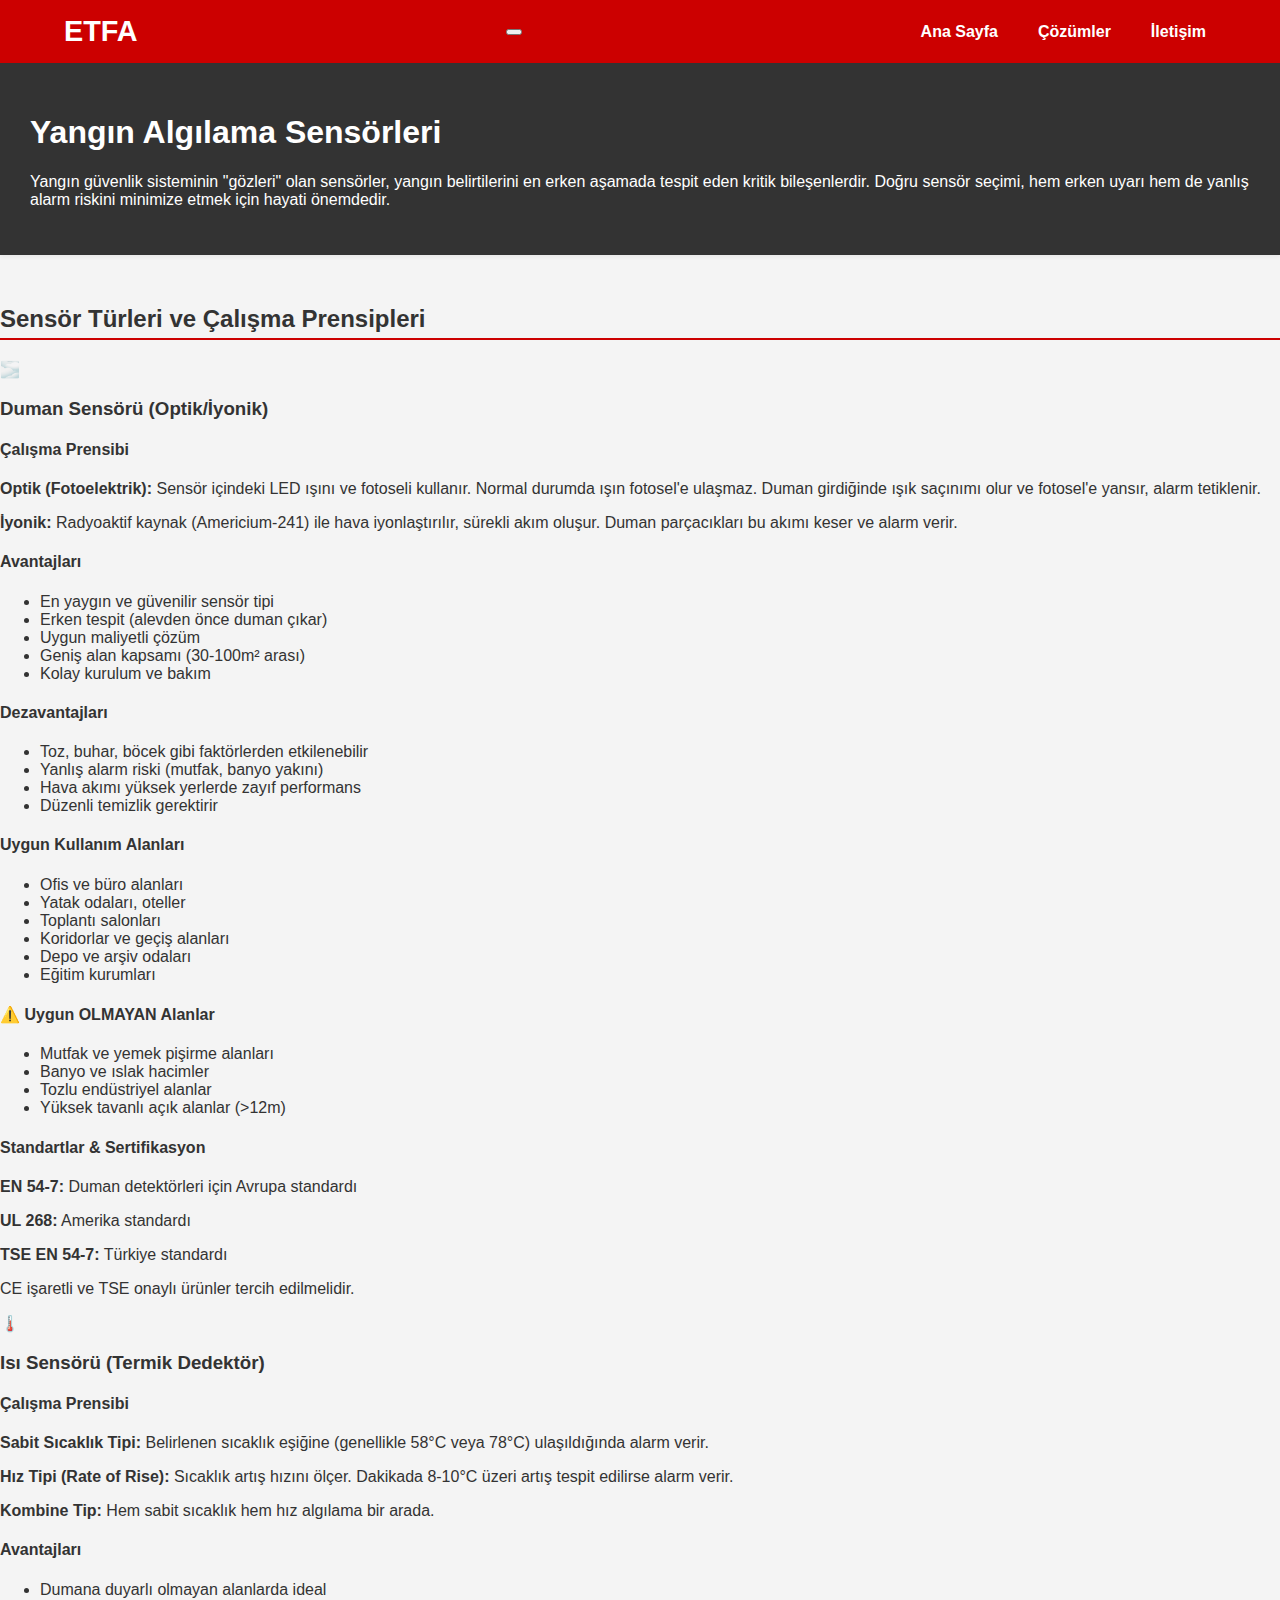
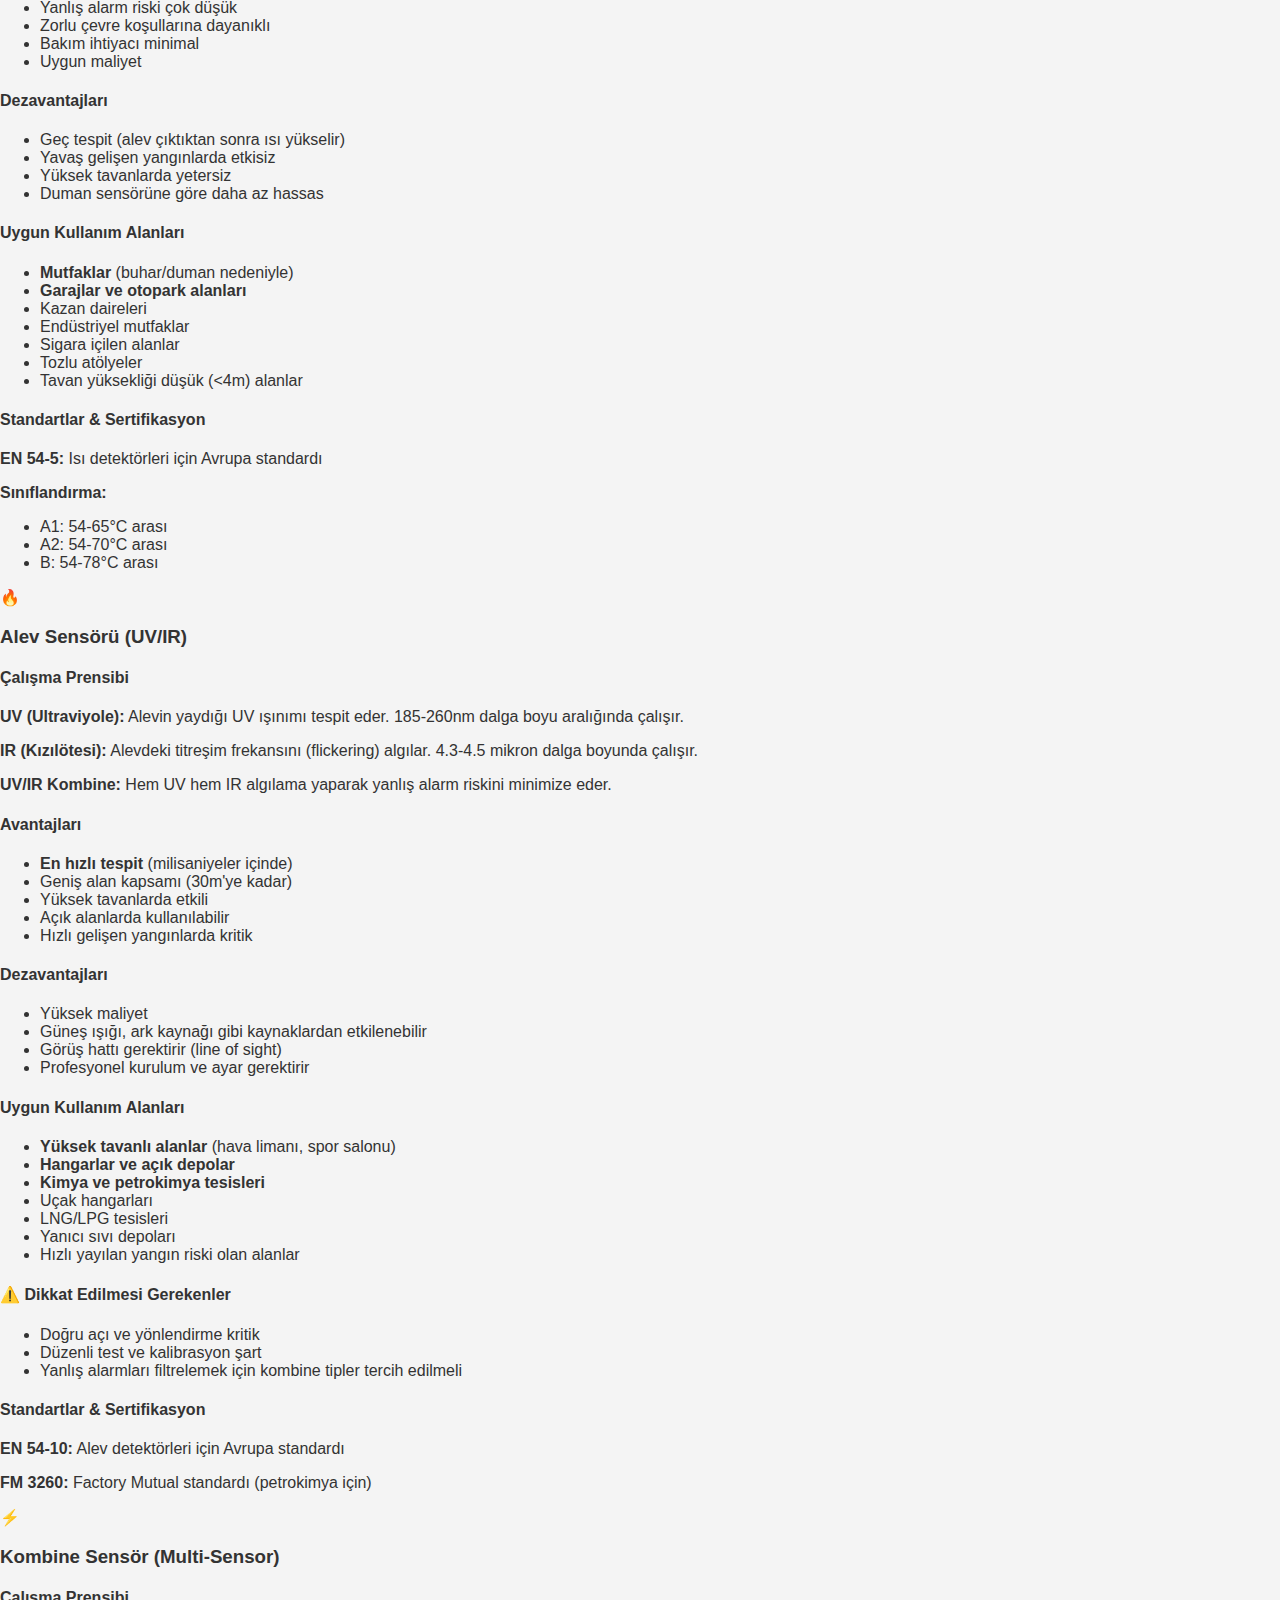
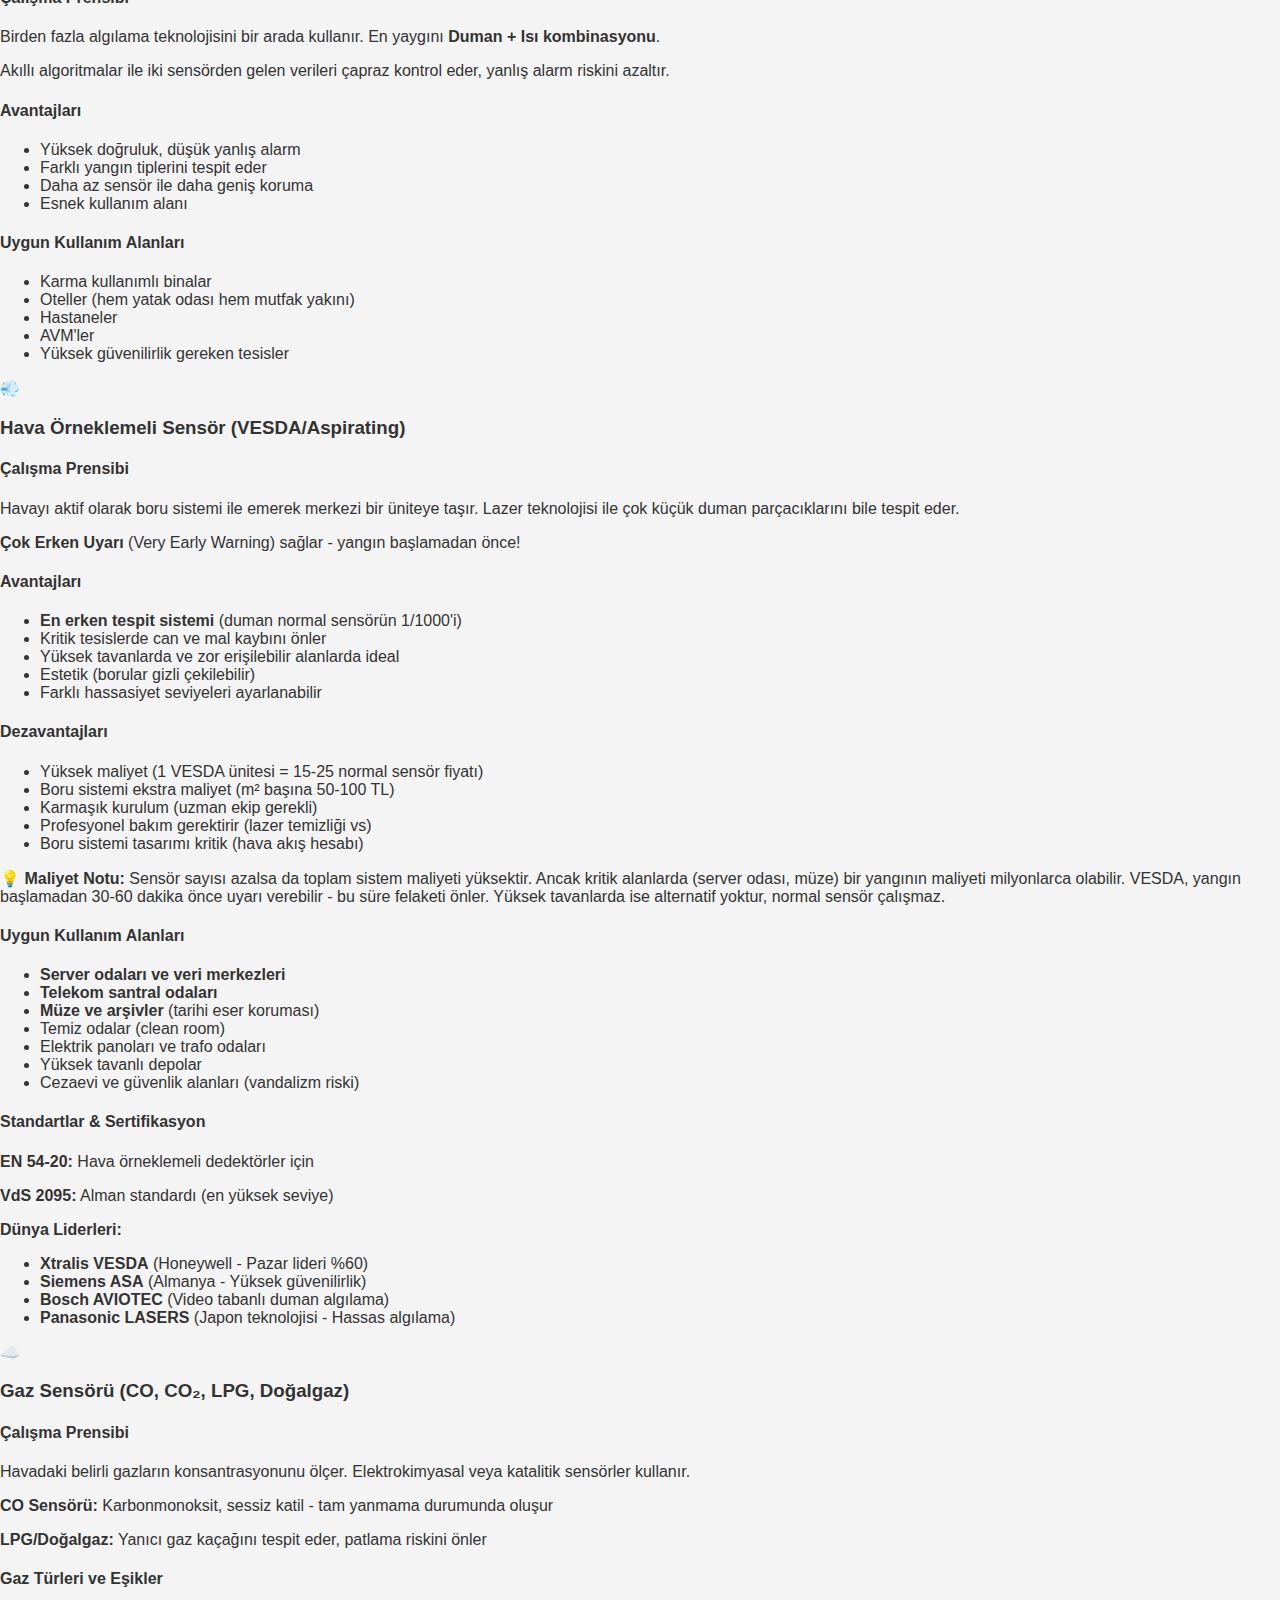
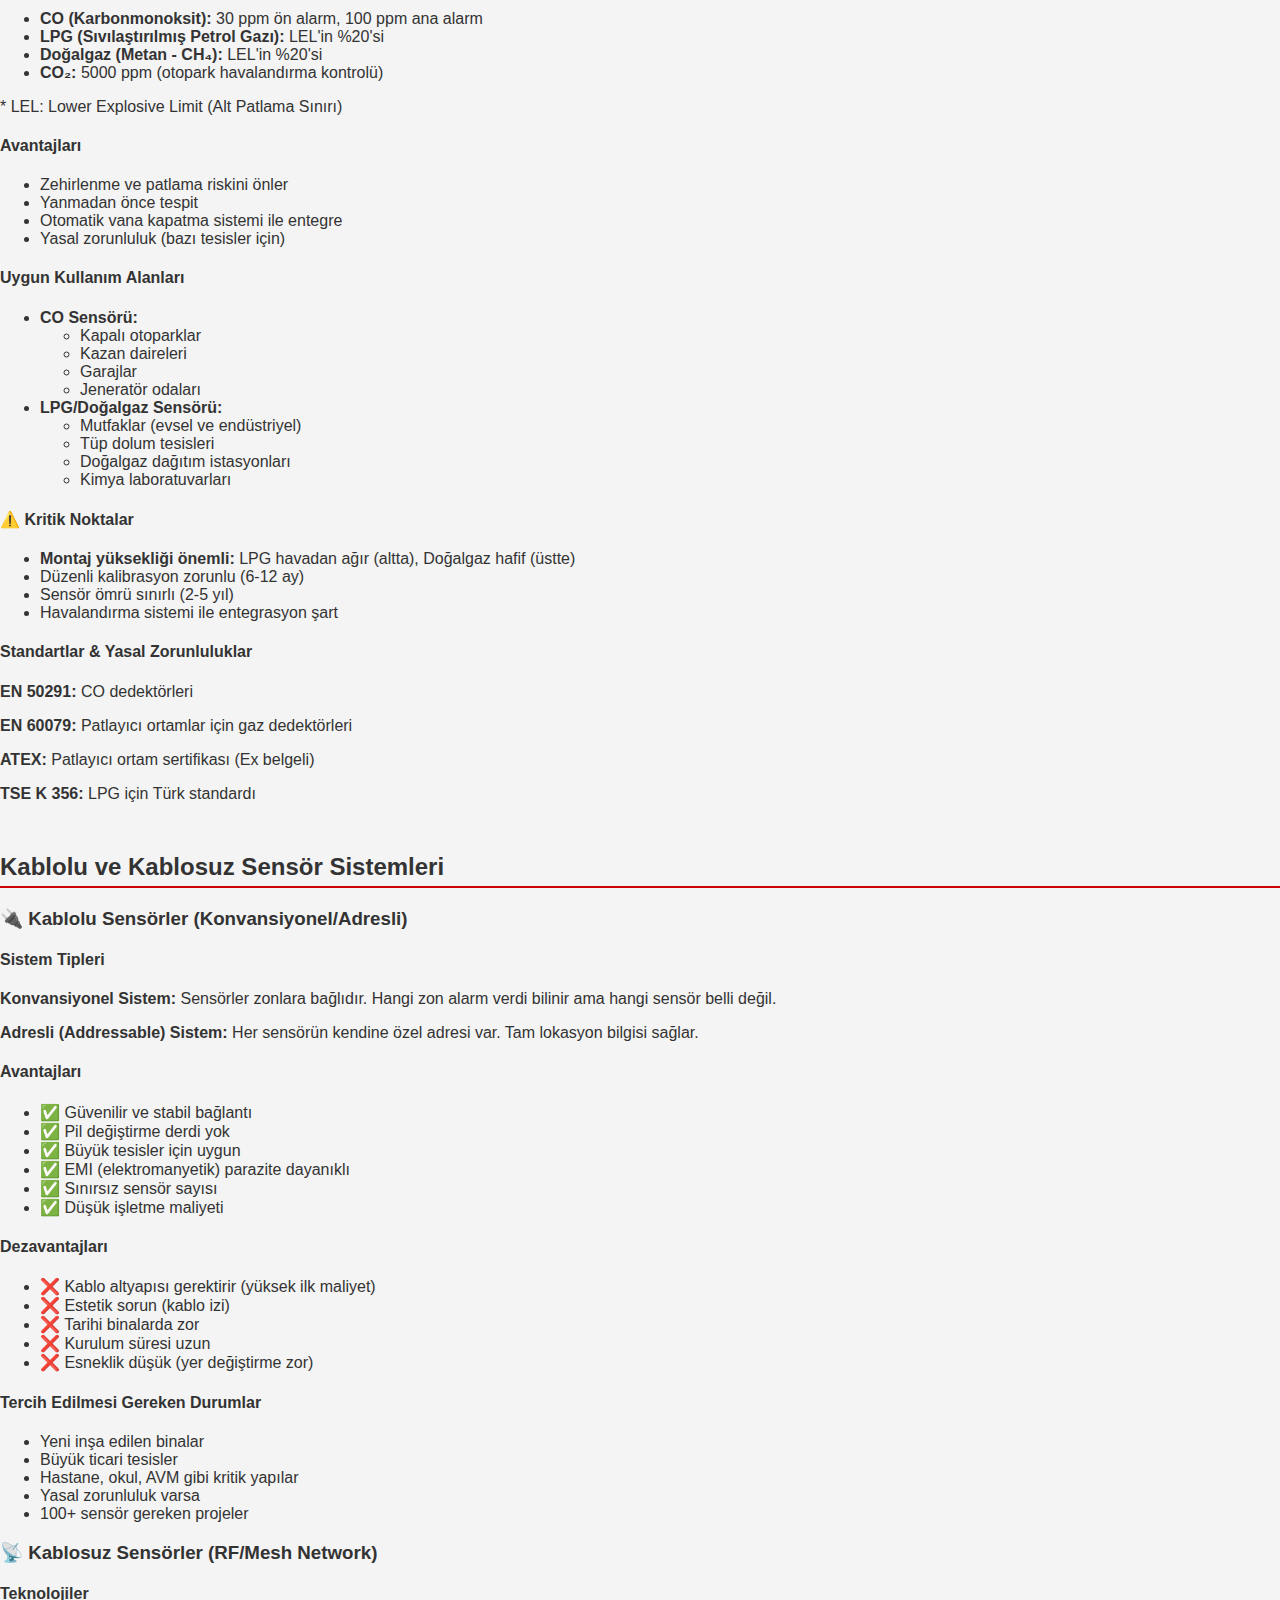
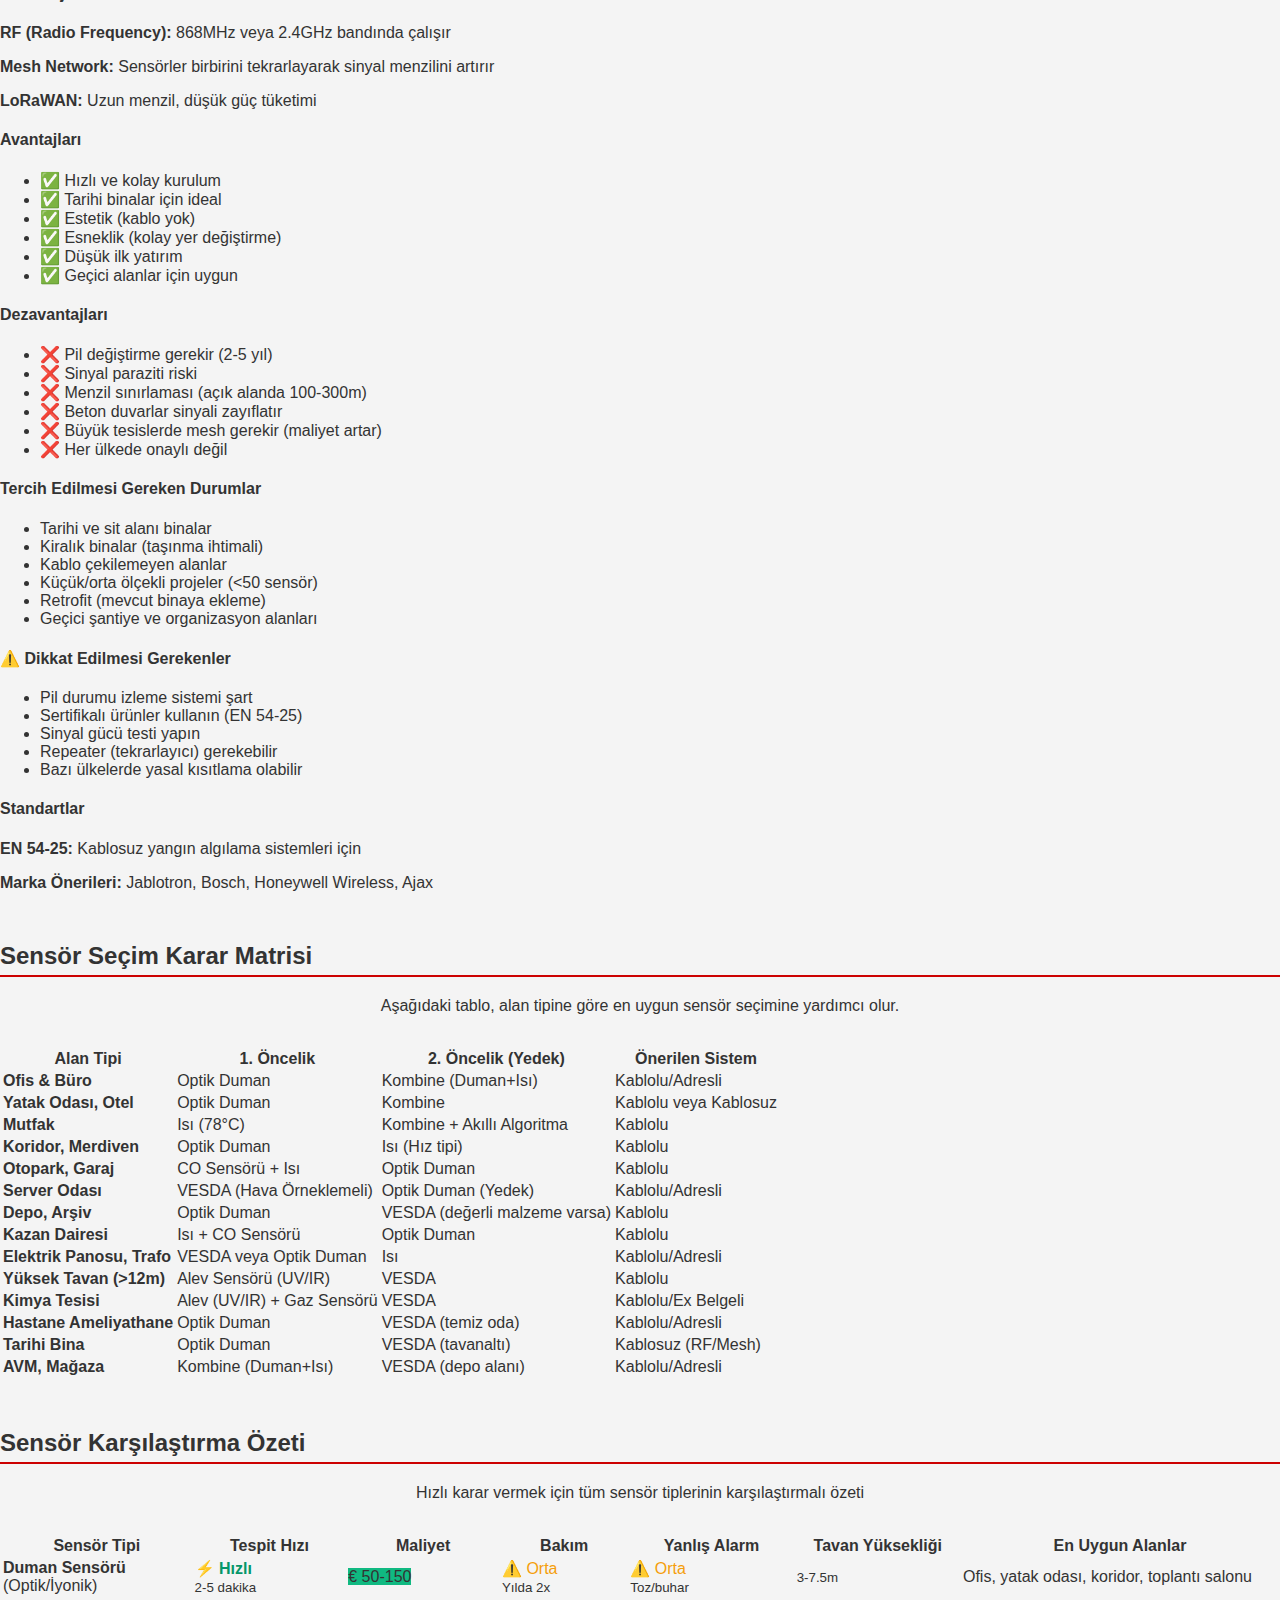
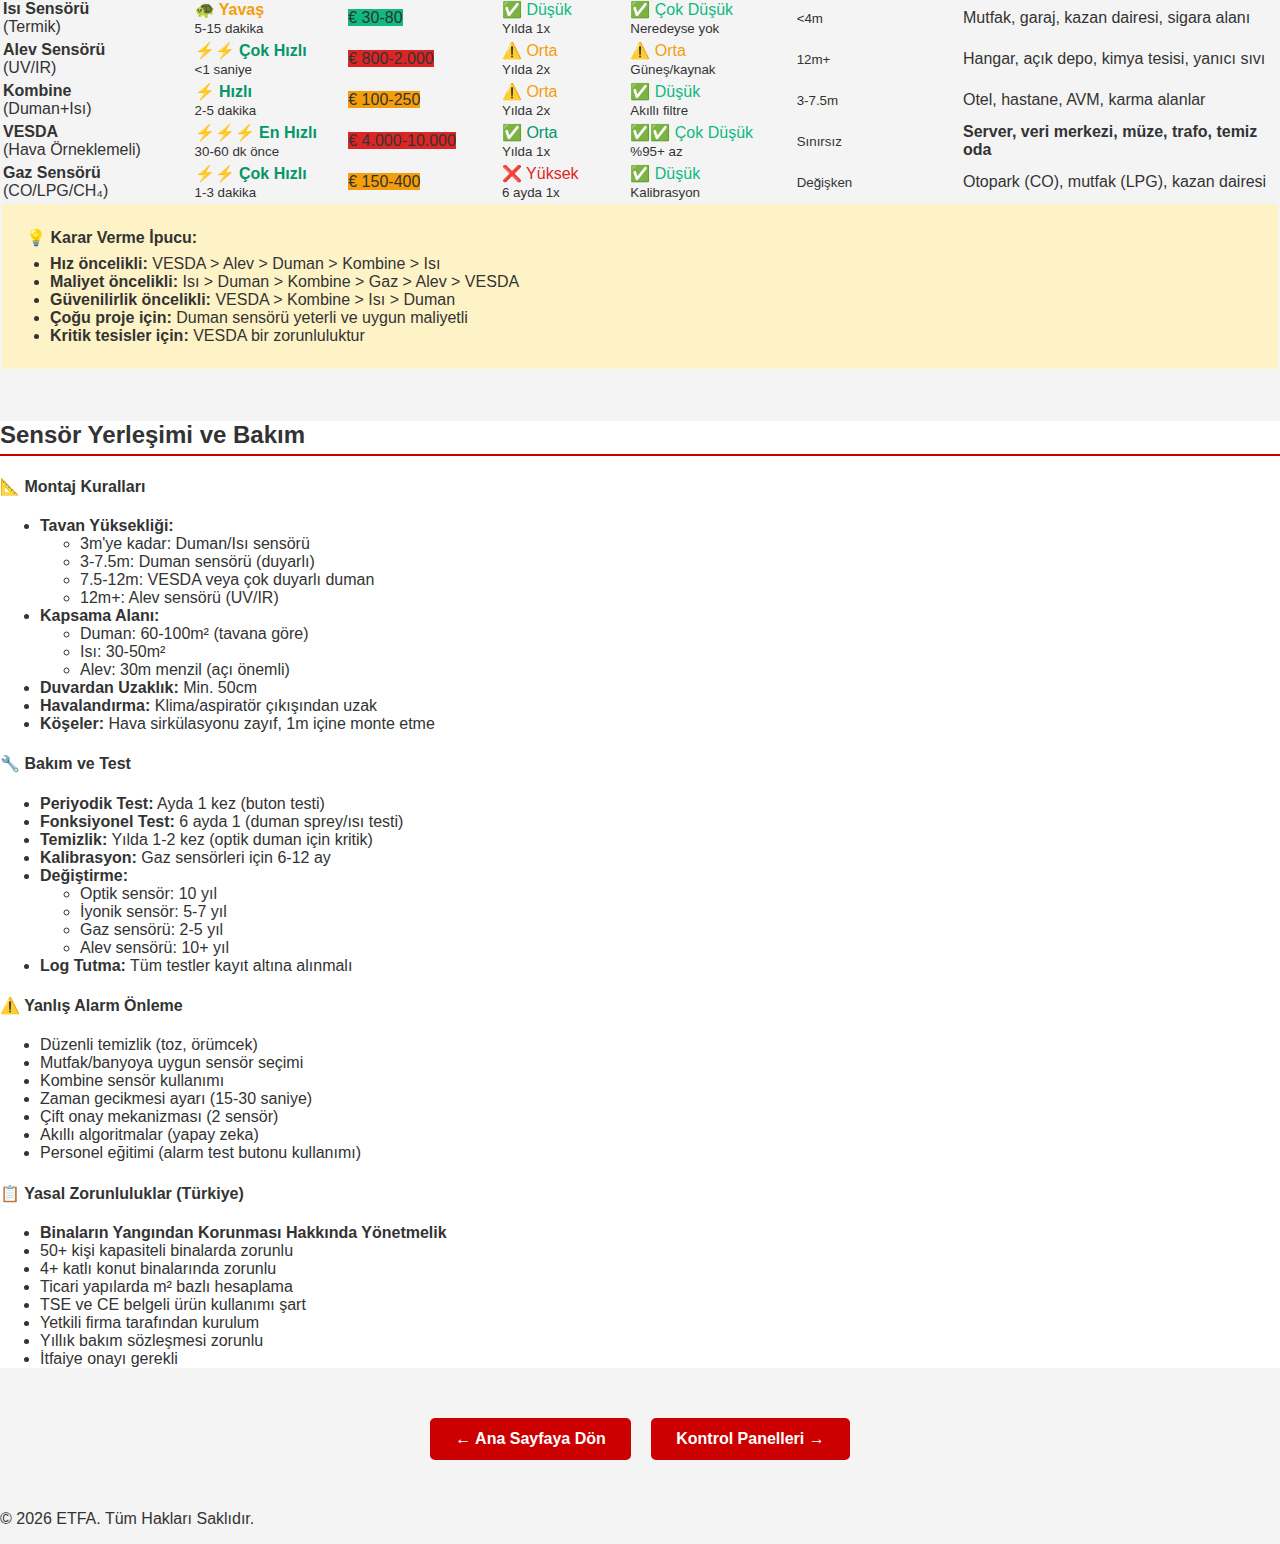
<file: etfarisk/sensors.html>
<!DOCTYPE html>
<html lang="tr">
  <head>
    <meta charset="UTF-8" />
    <meta name="viewport" content="width=device-width, initial-scale=1.0" />
    <title>Yangın Algılama Sensörleri - ETFA</title>
    <link rel="stylesheet" href="style.css" />
  </head>
  <body>
    <header class="main-header">
      <div class="logo">
        <h1>ETFA</h1>
      </div>
      <button class="mobile-menu-toggle" id="menuToggle" aria-label="Menü">
        <span></span>
        <span></span>
        <span></span>
      </button>
      <nav class="main-nav" id="mainNav">
        <ul>
          <li><a href="index.html">Ana Sayfa</a></li>
          <li><a href="cozumler.html">Çözümler</a></li>
          <li><a href="iletisim.html">İletişim</a></li>
        </ul>
      </nav>
    </header>

    <section class="page-intro">
      <h1>Yangın Algılama Sensörleri</h1>
      <p>
        Yangın güvenlik sisteminin "gözleri" olan sensörler, yangın
        belirtilerini en erken aşamada tespit eden kritik bileşenlerdir. Doğru
        sensör seçimi, hem erken uyarı hem de yanlış alarm riskini minimize
        etmek için hayati önemdedir.
      </p>
    </section>

    <section class="detail-section">
      <h2>Sensör Türleri ve Çalışma Prensipleri</h2>

      <div class="sensor-grid">
        <!-- DUMAN SENSÖRÜ -->
        <div class="detail-card">
          <div class="card-icon">🌫️</div>
          <h3>Duman Sensörü (Optik/İyonik)</h3>

          <div class="card-content">
            <div class="info-block">
              <h4>Çalışma Prensibi</h4>
              <p>
                <strong>Optik (Fotoelektrik):</strong> Sensör içindeki LED ışını
                ve fotoseli kullanır. Normal durumda ışın fotosel'e ulaşmaz.
                Duman girdiğinde ışık saçınımı olur ve fotosel'e yansır, alarm
                tetiklenir.
              </p>
              <p>
                <strong>İyonik:</strong> Radyoaktif kaynak (Americium-241) ile
                hava iyonlaştırılır, sürekli akım oluşur. Duman parçacıkları bu
                akımı keser ve alarm verir.
              </p>
            </div>

            <div class="info-block">
              <h4>Avantajları</h4>
              <ul>
                <li>En yaygın ve güvenilir sensör tipi</li>
                <li>Erken tespit (alevden önce duman çıkar)</li>
                <li>Uygun maliyetli çözüm</li>
                <li>Geniş alan kapsamı (30-100m² arası)</li>
                <li>Kolay kurulum ve bakım</li>
              </ul>
            </div>

            <div class="info-block">
              <h4>Dezavantajları</h4>
              <ul>
                <li>Toz, buhar, böcek gibi faktörlerden etkilenebilir</li>
                <li>Yanlış alarm riski (mutfak, banyo yakını)</li>
                <li>Hava akımı yüksek yerlerde zayıf performans</li>
                <li>Düzenli temizlik gerektirir</li>
              </ul>
            </div>

            <div class="info-block success-bg">
              <h4>Uygun Kullanım Alanları</h4>
              <ul>
                <li>Ofis ve büro alanları</li>
                <li>Yatak odaları, oteller</li>
                <li>Toplantı salonları</li>
                <li>Koridorlar ve geçiş alanları</li>
                <li>Depo ve arşiv odaları</li>
                <li>Eğitim kurumları</li>
              </ul>
            </div>

            <div class="info-block warning-bg">
              <h4>⚠️ Uygun OLMAYAN Alanlar</h4>
              <ul>
                <li>Mutfak ve yemek pişirme alanları</li>
                <li>Banyo ve ıslak hacimler</li>
                <li>Tozlu endüstriyel alanlar</li>
                <li>Yüksek tavanlı açık alanlar (>12m)</li>
              </ul>
            </div>

            <div class="info-block">
              <h4>Standartlar & Sertifikasyon</h4>
              <p>
                <strong>EN 54-7:</strong> Duman detektörleri için Avrupa
                standardı
              </p>
              <p><strong>UL 268:</strong> Amerika standardı</p>
              <p><strong>TSE EN 54-7:</strong> Türkiye standardı</p>
              <p>CE işaretli ve TSE onaylı ürünler tercih edilmelidir.</p>
            </div>
          </div>
        </div>

        <!-- ISI SENSÖRÜ -->
        <div class="detail-card">
          <div class="card-icon">🌡️</div>
          <h3>Isı Sensörü (Termik Dedektör)</h3>

          <div class="card-content">
            <div class="info-block">
              <h4>Çalışma Prensibi</h4>
              <p>
                <strong>Sabit Sıcaklık Tipi:</strong> Belirlenen sıcaklık
                eşiğine (genellikle 58°C veya 78°C) ulaşıldığında alarm verir.
              </p>
              <p>
                <strong>Hız Tipi (Rate of Rise):</strong> Sıcaklık artış hızını
                ölçer. Dakikada 8-10°C üzeri artış tespit edilirse alarm verir.
              </p>
              <p>
                <strong>Kombine Tip:</strong> Hem sabit sıcaklık hem hız
                algılama bir arada.
              </p>
            </div>

            <div class="info-block">
              <h4>Avantajları</h4>
              <ul>
                <li>Dumana duyarlı olmayan alanlarda ideal</li>
                <li>Yanlış alarm riski çok düşük</li>
                <li>Zorlu çevre koşullarına dayanıklı</li>
                <li>Bakım ihtiyacı minimal</li>
                <li>Uygun maliyet</li>
              </ul>
            </div>

            <div class="info-block">
              <h4>Dezavantajları</h4>
              <ul>
                <li>Geç tespit (alev çıktıktan sonra ısı yükselir)</li>
                <li>Yavaş gelişen yangınlarda etkisiz</li>
                <li>Yüksek tavanlarda yetersiz</li>
                <li>Duman sensörüne göre daha az hassas</li>
              </ul>
            </div>

            <div class="info-block success-bg">
              <h4>Uygun Kullanım Alanları</h4>
              <ul>
                <li><strong>Mutfaklar</strong> (buhar/duman nedeniyle)</li>
                <li><strong>Garajlar ve otopark alanları</strong></li>
                <li>Kazan daireleri</li>
                <li>Endüstriyel mutfaklar</li>
                <li>Sigara içilen alanlar</li>
                <li>Tozlu atölyeler</li>
                <li>Tavan yüksekliği düşük (<4m) alanlar</li>
              </ul>
            </div>

            <div class="info-block">
              <h4>Standartlar & Sertifikasyon</h4>
              <p>
                <strong>EN 54-5:</strong> Isı detektörleri için Avrupa standardı
              </p>
              <p><strong>Sınıflandırma:</strong></p>
              <ul>
                <li>A1: 54-65°C arası</li>
                <li>A2: 54-70°C arası</li>
                <li>B: 54-78°C arası</li>
              </ul>
            </div>
          </div>
        </div>

        <!-- ALEV SENSÖRÜ -->
        <div class="detail-card">
          <div class="card-icon">🔥</div>
          <h3>Alev Sensörü (UV/IR)</h3>

          <div class="card-content">
            <div class="info-block">
              <h4>Çalışma Prensibi</h4>
              <p>
                <strong>UV (Ultraviyole):</strong> Alevin yaydığı UV ışınımı
                tespit eder. 185-260nm dalga boyu aralığında çalışır.
              </p>
              <p>
                <strong>IR (Kızılötesi):</strong> Alevdeki titreşim frekansını
                (flickering) algılar. 4.3-4.5 mikron dalga boyunda çalışır.
              </p>
              <p>
                <strong>UV/IR Kombine:</strong> Hem UV hem IR algılama yaparak
                yanlış alarm riskini minimize eder.
              </p>
            </div>

            <div class="info-block">
              <h4>Avantajları</h4>
              <ul>
                <li><strong>En hızlı tespit</strong> (milisaniyeler içinde)</li>
                <li>Geniş alan kapsamı (30m'ye kadar)</li>
                <li>Yüksek tavanlarda etkili</li>
                <li>Açık alanlarda kullanılabilir</li>
                <li>Hızlı gelişen yangınlarda kritik</li>
              </ul>
            </div>

            <div class="info-block">
              <h4>Dezavantajları</h4>
              <ul>
                <li>Yüksek maliyet</li>
                <li>
                  Güneş ışığı, ark kaynağı gibi kaynaklardan etkilenebilir
                </li>
                <li>Görüş hattı gerektirir (line of sight)</li>
                <li>Profesyonel kurulum ve ayar gerektirir</li>
              </ul>
            </div>

            <div class="info-block success-bg">
              <h4>Uygun Kullanım Alanları</h4>
              <ul>
                <li>
                  <strong>Yüksek tavanlı alanlar</strong> (hava limanı, spor
                  salonu)
                </li>
                <li><strong>Hangarlar ve açık depolar</strong></li>
                <li><strong>Kimya ve petrokimya tesisleri</strong></li>
                <li>Uçak hangarları</li>
                <li>LNG/LPG tesisleri</li>
                <li>Yanıcı sıvı depoları</li>
                <li>Hızlı yayılan yangın riski olan alanlar</li>
              </ul>
            </div>

            <div class="info-block warning-bg">
              <h4>⚠️ Dikkat Edilmesi Gerekenler</h4>
              <ul>
                <li>Doğru açı ve yönlendirme kritik</li>
                <li>Düzenli test ve kalibrasyon şart</li>
                <li>
                  Yanlış alarmları filtrelemek için kombine tipler tercih
                  edilmeli
                </li>
              </ul>
            </div>

            <div class="info-block">
              <h4>Standartlar & Sertifikasyon</h4>
              <p>
                <strong>EN 54-10:</strong> Alev detektörleri için Avrupa
                standardı
              </p>
              <p>
                <strong>FM 3260:</strong> Factory Mutual standardı (petrokimya
                için)
              </p>
            </div>
          </div>
        </div>

        <!-- KOMBİNE SENSÖR -->
        <div class="detail-card">
          <div class="card-icon">⚡</div>
          <h3>Kombine Sensör (Multi-Sensor)</h3>

          <div class="card-content">
            <div class="info-block">
              <h4>Çalışma Prensibi</h4>
              <p>
                Birden fazla algılama teknolojisini bir arada kullanır. En
                yaygını <strong>Duman + Isı kombinasyonu</strong>.
              </p>
              <p>
                Akıllı algoritmalar ile iki sensörden gelen verileri çapraz
                kontrol eder, yanlış alarm riskini azaltır.
              </p>
            </div>

            <div class="info-block">
              <h4>Avantajları</h4>
              <ul>
                <li>Yüksek doğruluk, düşük yanlış alarm</li>
                <li>Farklı yangın tiplerini tespit eder</li>
                <li>Daha az sensör ile daha geniş koruma</li>
                <li>Esnek kullanım alanı</li>
              </ul>
            </div>

            <div class="info-block success-bg">
              <h4>Uygun Kullanım Alanları</h4>
              <ul>
                <li>Karma kullanımlı binalar</li>
                <li>Oteller (hem yatak odası hem mutfak yakını)</li>
                <li>Hastaneler</li>
                <li>AVM'ler</li>
                <li>Yüksek güvenilirlik gereken tesisler</li>
              </ul>
            </div>
          </div>
        </div>

        <!-- HAVA ÖRNEKLEMELİ (ASPIRATING) -->
        <div class="detail-card">
          <div class="card-icon">💨</div>
          <h3>Hava Örneklemeli Sensör (VESDA/Aspirating)</h3>

          <div class="card-content">
            <div class="info-block">
              <h4>Çalışma Prensibi</h4>
              <p>
                Havayı aktif olarak boru sistemi ile emerek merkezi bir üniteye
                taşır. Lazer teknolojisi ile çok küçük duman parçacıklarını bile
                tespit eder.
              </p>
              <p>
                <strong>Çok Erken Uyarı</strong> (Very Early Warning) sağlar -
                yangın başlamadan önce!
              </p>
            </div>

            <div class="info-block">
              <h4>Avantajları</h4>
              <ul>
                <li>
                  <strong>En erken tespit sistemi</strong> (duman normal
                  sensörün 1/1000'i)
                </li>
                <li>Kritik tesislerde can ve mal kaybını önler</li>
                <li>Yüksek tavanlarda ve zor erişilebilir alanlarda ideal</li>
                <li>Estetik (borular gizli çekilebilir)</li>
                <li>Farklı hassasiyet seviyeleri ayarlanabilir</li>
              </ul>
            </div>

            <div class="info-block">
              <h4>Dezavantajları</h4>
              <ul>
                <li>
                  Yüksek maliyet (1 VESDA ünitesi = 15-25 normal sensör fiyatı)
                </li>
                <li>Boru sistemi ekstra maliyet (m² başına 50-100 TL)</li>
                <li>Karmaşık kurulum (uzman ekip gerekli)</li>
                <li>Profesyonel bakım gerektirir (lazer temizliği vs)</li>
                <li>Boru sistemi tasarımı kritik (hava akış hesabı)</li>
              </ul>
              <p class="note">
                <strong>💡 Maliyet Notu:</strong> Sensör sayısı azalsa da toplam
                sistem maliyeti yüksektir. Ancak kritik alanlarda (server odası,
                müze) bir yangının maliyeti milyonlarca olabilir. VESDA, yangın
                başlamadan 30-60 dakika önce uyarı verebilir - bu süre felaketi
                önler. Yüksek tavanlarda ise alternatif yoktur, normal sensör
                çalışmaz.
              </p>
            </div>

            <div class="info-block success-bg">
              <h4>Uygun Kullanım Alanları</h4>
              <ul>
                <li><strong>Server odaları ve veri merkezleri</strong></li>
                <li><strong>Telekom santral odaları</strong></li>
                <li>
                  <strong>Müze ve arşivler</strong> (tarihi eser koruması)
                </li>
                <li>Temiz odalar (clean room)</li>
                <li>Elektrik panoları ve trafo odaları</li>
                <li>Yüksek tavanlı depolar</li>
                <li>Cezaevi ve güvenlik alanları (vandalizm riski)</li>
              </ul>
            </div>

            <div class="info-block">
              <h4>Standartlar & Sertifikasyon</h4>
              <p>
                <strong>EN 54-20:</strong> Hava örneklemeli dedektörler için
              </p>
              <p>
                <strong>VdS 2095:</strong> Alman standardı (en yüksek seviye)
              </p>
              <p><strong>Dünya Liderleri:</strong></p>
              <ul>
                <li>
                  <strong>Xtralis VESDA</strong> (Honeywell - Pazar lideri %60)
                </li>
                <li>
                  <strong>Siemens ASA</strong> (Almanya - Yüksek güvenilirlik)
                </li>
                <li>
                  <strong>Bosch AVIOTEC</strong> (Video tabanlı duman algılama)
                </li>
                <li>
                  <strong>Panasonic LASERS</strong> (Japon teknolojisi - Hassas
                  algılama)
                </li>
              </ul>
            </div>
          </div>
        </div>

        <!-- GAZ SENSÖRÜ -->
        <div class="detail-card">
          <div class="card-icon">☁️</div>
          <h3>Gaz Sensörü (CO, CO₂, LPG, Doğalgaz)</h3>

          <div class="card-content">
            <div class="info-block">
              <h4>Çalışma Prensibi</h4>
              <p>
                Havadaki belirli gazların konsantrasyonunu ölçer.
                Elektrokimyasal veya katalitik sensörler kullanır.
              </p>
              <p>
                <strong>CO Sensörü:</strong> Karbonmonoksit, sessiz katil - tam
                yanmama durumunda oluşur
              </p>
              <p>
                <strong>LPG/Doğalgaz:</strong> Yanıcı gaz kaçağını tespit eder,
                patlama riskini önler
              </p>
            </div>

            <div class="info-block">
              <h4>Gaz Türleri ve Eşikler</h4>
              <ul>
                <li>
                  <strong>CO (Karbonmonoksit):</strong> 30 ppm ön alarm, 100 ppm
                  ana alarm
                </li>
                <li>
                  <strong>LPG (Sıvılaştırılmış Petrol Gazı):</strong> LEL'in
                  %20'si
                </li>
                <li><strong>Doğalgaz (Metan - CH₄):</strong> LEL'in %20'si</li>
                <li>
                  <strong>CO₂:</strong> 5000 ppm (otopark havalandırma kontrolü)
                </li>
              </ul>
              <p class="note">
                * LEL: Lower Explosive Limit (Alt Patlama Sınırı)
              </p>
            </div>

            <div class="info-block">
              <h4>Avantajları</h4>
              <ul>
                <li>Zehirlenme ve patlama riskini önler</li>
                <li>Yanmadan önce tespit</li>
                <li>Otomatik vana kapatma sistemi ile entegre</li>
                <li>Yasal zorunluluk (bazı tesisler için)</li>
              </ul>
            </div>

            <div class="info-block success-bg">
              <h4>Uygun Kullanım Alanları</h4>
              <ul>
                <li>
                  <strong>CO Sensörü:</strong>
                  <ul>
                    <li>Kapalı otoparklar</li>
                    <li>Kazan daireleri</li>
                    <li>Garajlar</li>
                    <li>Jeneratör odaları</li>
                  </ul>
                </li>
                <li>
                  <strong>LPG/Doğalgaz Sensörü:</strong>
                  <ul>
                    <li>Mutfaklar (evsel ve endüstriyel)</li>
                    <li>Tüp dolum tesisleri</li>
                    <li>Doğalgaz dağıtım istasyonları</li>
                    <li>Kimya laboratuvarları</li>
                  </ul>
                </li>
              </ul>
            </div>

            <div class="info-block warning-bg">
              <h4>⚠️ Kritik Noktalar</h4>
              <ul>
                <li>
                  <strong>Montaj yüksekliği önemli:</strong> LPG havadan ağır
                  (altta), Doğalgaz hafif (üstte)
                </li>
                <li>Düzenli kalibrasyon zorunlu (6-12 ay)</li>
                <li>Sensör ömrü sınırlı (2-5 yıl)</li>
                <li>Havalandırma sistemi ile entegrasyon şart</li>
              </ul>
            </div>

            <div class="info-block">
              <h4>Standartlar & Yasal Zorunluluklar</h4>
              <p><strong>EN 50291:</strong> CO dedektörleri</p>
              <p>
                <strong>EN 60079:</strong> Patlayıcı ortamlar için gaz
                dedektörleri
              </p>
              <p>
                <strong>ATEX:</strong> Patlayıcı ortam sertifikası (Ex belgeli)
              </p>
              <p><strong>TSE K 356:</strong> LPG için Türk standardı</p>
            </div>
          </div>
        </div>
      </div>
    </section>

    <!-- KABLOLU vs KABLOSUZ -->
    <section
      class="detail-section"
      style="background-color: var(--background-gray)"
    >
      <h2>Kablolu ve Kablosuz Sensör Sistemleri</h2>

      <div class="comparison-section">
        <div class="comparison-card">
          <div class="comparison-header wired">
            <h3>🔌 Kablolu Sensörler (Konvansiyonel/Adresli)</h3>
          </div>

          <div class="comparison-content">
            <div class="info-block">
              <h4>Sistem Tipleri</h4>
              <p>
                <strong>Konvansiyonel Sistem:</strong> Sensörler zonlara
                bağlıdır. Hangi zon alarm verdi bilinir ama hangi sensör belli
                değil.
              </p>
              <p>
                <strong>Adresli (Addressable) Sistem:</strong> Her sensörün
                kendine özel adresi var. Tam lokasyon bilgisi sağlar.
              </p>
            </div>

            <div class="info-block">
              <h4>Avantajları</h4>
              <ul>
                <li>✅ Güvenilir ve stabil bağlantı</li>
                <li>✅ Pil değiştirme derdi yok</li>
                <li>✅ Büyük tesisler için uygun</li>
                <li>✅ EMI (elektromanyetik) parazite dayanıklı</li>
                <li>✅ Sınırsız sensör sayısı</li>
                <li>✅ Düşük işletme maliyeti</li>
              </ul>
            </div>

            <div class="info-block">
              <h4>Dezavantajları</h4>
              <ul>
                <li>❌ Kablo altyapısı gerektirir (yüksek ilk maliyet)</li>
                <li>❌ Estetik sorun (kablo izi)</li>
                <li>❌ Tarihi binalarda zor</li>
                <li>❌ Kurulum süresi uzun</li>
                <li>❌ Esneklik düşük (yer değiştirme zor)</li>
              </ul>
            </div>

            <div class="info-block success-bg">
              <h4>Tercih Edilmesi Gereken Durumlar</h4>
              <ul>
                <li>Yeni inşa edilen binalar</li>
                <li>Büyük ticari tesisler</li>
                <li>Hastane, okul, AVM gibi kritik yapılar</li>
                <li>Yasal zorunluluk varsa</li>
                <li>100+ sensör gereken projeler</li>
              </ul>
            </div>
          </div>
        </div>

        <div class="comparison-card">
          <div class="comparison-header wireless">
            <h3>📡 Kablosuz Sensörler (RF/Mesh Network)</h3>
          </div>

          <div class="comparison-content">
            <div class="info-block">
              <h4>Teknolojiler</h4>
              <p>
                <strong>RF (Radio Frequency):</strong> 868MHz veya 2.4GHz
                bandında çalışır
              </p>
              <p>
                <strong>Mesh Network:</strong> Sensörler birbirini tekrarlayarak
                sinyal menzilini artırır
              </p>
              <p><strong>LoRaWAN:</strong> Uzun menzil, düşük güç tüketimi</p>
            </div>

            <div class="info-block">
              <h4>Avantajları</h4>
              <ul>
                <li>✅ Hızlı ve kolay kurulum</li>
                <li>✅ Tarihi binalar için ideal</li>
                <li>✅ Estetik (kablo yok)</li>
                <li>✅ Esneklik (kolay yer değiştirme)</li>
                <li>✅ Düşük ilk yatırım</li>
                <li>✅ Geçici alanlar için uygun</li>
              </ul>
            </div>

            <div class="info-block">
              <h4>Dezavantajları</h4>
              <ul>
                <li>❌ Pil değiştirme gerekir (2-5 yıl)</li>
                <li>❌ Sinyal paraziti riski</li>
                <li>❌ Menzil sınırlaması (açık alanda 100-300m)</li>
                <li>❌ Beton duvarlar sinyali zayıflatır</li>
                <li>❌ Büyük tesislerde mesh gerekir (maliyet artar)</li>
                <li>❌ Her ülkede onaylı değil</li>
              </ul>
            </div>

            <div class="info-block success-bg">
              <h4>Tercih Edilmesi Gereken Durumlar</h4>
              <ul>
                <li>Tarihi ve sit alanı binalar</li>
                <li>Kiralık binalar (taşınma ihtimali)</li>
                <li>Kablo çekilemeyen alanlar</li>
                <li>Küçük/orta ölçekli projeler (<50 sensör)</li>
                <li>Retrofit (mevcut binaya ekleme)</li>
                <li>Geçici şantiye ve organizasyon alanları</li>
              </ul>
            </div>

            <div class="info-block warning-bg">
              <h4>⚠️ Dikkat Edilmesi Gerekenler</h4>
              <ul>
                <li>Pil durumu izleme sistemi şart</li>
                <li>Sertifikalı ürünler kullanın (EN 54-25)</li>
                <li>Sinyal gücü testi yapın</li>
                <li>Repeater (tekrarlayıcı) gerekebilir</li>
                <li>Bazı ülkelerde yasal kısıtlama olabilir</li>
              </ul>
            </div>

            <div class="info-block">
              <h4>Standartlar</h4>
              <p>
                <strong>EN 54-25:</strong> Kablosuz yangın algılama sistemleri
                için
              </p>
              <p>
                <strong>Marka Önerileri:</strong> Jablotron, Bosch, Honeywell
                Wireless, Ajax
              </p>
            </div>
          </div>
        </div>
      </div>
    </section>

    <!-- SENSÖR SEÇİM KARARI TABLOSU -->
    <section class="detail-section">
      <h2>Sensör Seçim Karar Matrisi</h2>
      <p style="text-align: center; max-width: 900px; margin: 0 auto 2rem">
        Aşağıdaki tablo, alan tipine göre en uygun sensör seçimine yardımcı
        olur.
      </p>

      <div class="decision-table">
        <table>
          <thead>
            <tr>
              <th>Alan Tipi</th>
              <th>1. Öncelik</th>
              <th>2. Öncelik (Yedek)</th>
              <th>Önerilen Sistem</th>
            </tr>
          </thead>
          <tbody>
            <tr>
              <td><strong>Ofis & Büro</strong></td>
              <td>Optik Duman</td>
              <td>Kombine (Duman+Isı)</td>
              <td>Kablolu/Adresli</td>
            </tr>
            <tr>
              <td><strong>Yatak Odası, Otel</strong></td>
              <td>Optik Duman</td>
              <td>Kombine</td>
              <td>Kablolu veya Kablosuz</td>
            </tr>
            <tr>
              <td><strong>Mutfak</strong></td>
              <td>Isı (78°C)</td>
              <td>Kombine + Akıllı Algoritma</td>
              <td>Kablolu</td>
            </tr>
            <tr>
              <td><strong>Koridor, Merdiven</strong></td>
              <td>Optik Duman</td>
              <td>Isı (Hız tipi)</td>
              <td>Kablolu</td>
            </tr>
            <tr>
              <td><strong>Otopark, Garaj</strong></td>
              <td>CO Sensörü + Isı</td>
              <td>Optik Duman</td>
              <td>Kablolu</td>
            </tr>
            <tr>
              <td><strong>Server Odası</strong></td>
              <td>VESDA (Hava Örneklemeli)</td>
              <td>Optik Duman (Yedek)</td>
              <td>Kablolu/Adresli</td>
            </tr>
            <tr>
              <td><strong>Depo, Arşiv</strong></td>
              <td>Optik Duman</td>
              <td>VESDA (değerli malzeme varsa)</td>
              <td>Kablolu</td>
            </tr>
            <tr>
              <td><strong>Kazan Dairesi</strong></td>
              <td>Isı + CO Sensörü</td>
              <td>Optik Duman</td>
              <td>Kablolu</td>
            </tr>
            <tr>
              <td><strong>Elektrik Panosu, Trafo</strong></td>
              <td>VESDA veya Optik Duman</td>
              <td>Isı</td>
              <td>Kablolu/Adresli</td>
            </tr>
            <tr>
              <td><strong>Yüksek Tavan (>12m)</strong></td>
              <td>Alev Sensörü (UV/IR)</td>
              <td>VESDA</td>
              <td>Kablolu</td>
            </tr>
            <tr>
              <td><strong>Kimya Tesisi</strong></td>
              <td>Alev (UV/IR) + Gaz Sensörü</td>
              <td>VESDA</td>
              <td>Kablolu/Ex Belgeli</td>
            </tr>
            <tr>
              <td><strong>Hastane Ameliyathane</strong></td>
              <td>Optik Duman</td>
              <td>VESDA (temiz oda)</td>
              <td>Kablolu/Adresli</td>
            </tr>
            <tr>
              <td><strong>Tarihi Bina</strong></td>
              <td>Optik Duman</td>
              <td>VESDA (tavanaltı)</td>
              <td>Kablosuz (RF/Mesh)</td>
            </tr>
            <tr>
              <td><strong>AVM, Mağaza</strong></td>
              <td>Kombine (Duman+Isı)</td>
              <td>VESDA (depo alanı)</td>
              <td>Kablolu/Adresli</td>
            </tr>
          </tbody>
        </table>
      </div>
    </section>

<!-- SENSÖR KARŞILAŞTIRMA ÖZETİ TABLOSU -->
<section class="detail-section" style="background-color: var(--background-gray);">
  <h2>Sensör Karşılaştırma Özeti</h2>
  <p style="text-align: center; margin-bottom: 2rem;">
    Hızlı karar vermek için tüm sensör tiplerinin karşılaştırmalı özeti
  </p>

  <div class="cost-table comparison-table">
    <table>
      <thead>
        <tr>
          <th style="width: 15%;">Sensör Tipi</th>
          <th style="width: 12%;">Tespit Hızı</th>
          <th style="width: 12%;">Maliyet</th>
          <th style="width: 10%;">Bakım</th>
          <th style="width: 13%;">Yanlış Alarm</th>
          <th style="width: 13%;">Tavan Yüksekliği</th>
          <th style="width: 25%;">En Uygun Alanlar</th>
        </tr>
      </thead>
      <tbody>
        <tr>
          <td><strong>Duman Sensörü</strong><br>(Optik/İyonik)</td>
          <td class="text-center">
            <span style="color: #059669; font-weight: 700;">⚡ Hızlı</span><br>
            <small>2-5 dakika</small>
          </td>
          <td class="text-center">
            <span class="price-tag" style="background: #10b981;">€ 50-150</span>
          </td>
          <td class="text-center">
            <span style="color: #f59e0b;">⚠️ Orta</span><br>
            <small>Yılda 2x</small>
          </td>
          <td class="text-center">
            <span style="color: #f59e0b;">⚠️ Orta</span><br>
            <small>Toz/buhar</small>
          </td>
          <td class="text-center">
            <small>3-7.5m</small>
          </td>
          <td>Ofis, yatak odası, koridor, toplantı salonu</td>
        </tr>
        
        <tr>
          <td><strong>Isı Sensörü</strong><br>(Termik)</td>
          <td class="text-center">
            <span style="color: #f59e0b; font-weight: 700;">🐢 Yavaş</span><br>
            <small>5-15 dakika</small>
          </td>
          <td class="text-center">
            <span class="price-tag" style="background: #10b981;">€ 30-80</span>
          </td>
          <td class="text-center">
            <span style="color: #10b981;">✅ Düşük</span><br>
            <small>Yılda 1x</small>
          </td>
          <td class="text-center">
            <span style="color: #10b981;">✅ Çok Düşük</span><br>
            <small>Neredeyse yok</small>
          </td>
          <td class="text-center">
            <small><4m</small>
          </td>
          <td>Mutfak, garaj, kazan dairesi, sigara alanı</td>
        </tr>
        
        <tr>
          <td><strong>Alev Sensörü</strong><br>(UV/IR)</td>
          <td class="text-center">
            <span style="color: #059669; font-weight: 700;">⚡⚡ Çok Hızlı</span><br>
            <small><1 saniye</small>
          </td>
          <td class="text-center">
            <span class="price-tag" style="background: #dc2626;">€ 800-2.000</span>
          </td>
          <td class="text-center">
            <span style="color: #f59e0b;">⚠️ Orta</span><br>
            <small>Yılda 2x</small>
          </td>
          <td class="text-center">
            <span style="color: #f59e0b;">⚠️ Orta</span><br>
            <small>Güneş/kaynak</small>
          </td>
          <td class="text-center">
            <small>12m+</small>
          </td>
          <td>Hangar, açık depo, kimya tesisi, yanıcı sıvı</td>
        </tr>
        
        <tr>
          <td><strong>Kombine</strong><br>(Duman+Isı)</td>
          <td class="text-center">
            <span style="color: #059669; font-weight: 700;">⚡ Hızlı</span><br>
            <small>2-5 dakika</small>
          </td>
          <td class="text-center">
            <span class="price-tag" style="background: #f59e0b;">€ 100-250</span>
          </td>
          <td class="text-center">
            <span style="color: #f59e0b;">⚠️ Orta</span><br>
            <small>Yılda 2x</small>
          </td>
          <td class="text-center">
            <span style="color: #10b981;">✅ Düşük</span><br>
            <small>Akıllı filtre</small>
          </td>
          <td class="text-center">
            <small>3-7.5m</small>
          </td>
          <td>Otel, hastane, AVM, karma alanlar</td>
        </tr>
        
        <tr>
          <td><strong>VESDA</strong><br>(Hava Örneklemeli)</td>
          <td class="text-center">
            <span style="color: #059669; font-weight: 700;">⚡⚡⚡ En Hızlı</span><br>
            <small>30-60 dk önce</small>
          </td>
          <td class="text-center">
            <span class="price-tag" style="background: #dc2626;">€ 4.000-10.000</span>
          </td>
          <td class="text-center">
            <span style="color: #059669;">✅ Orta</span><br>
            <small>Yılda 1x</small>
          </td>
          <td class="text-center">
            <span style="color: #10b981;">✅✅ Çok Düşük</span><br>
            <small>%95+ az</small>
          </td>
          <td class="text-center">
            <small>Sınırsız</small>
          </td>
          <td><strong>Server, veri merkezi, müze, trafo, temiz oda</strong></td>
        </tr>
        
        <tr>
          <td><strong>Gaz Sensörü</strong><br>(CO/LPG/CH₄)</td>
          <td class="text-center">
            <span style="color: #059669; font-weight: 700;">⚡⚡ Çok Hızlı</span><br>
            <small>1-3 dakika</small>
          </td>
          <td class="text-center">
            <span class="price-tag" style="background: #f59e0b;">€ 150-400</span>
          </td>
          <td class="text-center">
            <span style="color: #dc2626;">❌ Yüksek</span><br>
            <small>6 ayda 1x</small>
          </td>
          <td class="text-center">
            <span style="color: #10b981;">✅ Düşük</span><br>
            <small>Kalibrasyon</small>
          </td>
          <td class="text-center">
            <small>Değişken</small>
          </td>
          <td>Otopark (CO), mutfak (LPG), kazan dairesi</td>
        </tr>
        
        <tr style="background: #fef3c7;">
          <td colspan="7" style="padding: 1.5rem;">
            <strong>💡 Karar Verme İpucu:</strong>
            <ul style="margin: 0.5rem 0 0 0; padding-left: 1.5rem;">
              <li><strong>Hız öncelikli:</strong> VESDA > Alev > Duman > Kombine > Isı</li>
              <li><strong>Maliyet öncelikli:</strong> Isı > Duman > Kombine > Gaz > Alev > VESDA</li>
              <li><strong>Güvenilirlik öncelikli:</strong> VESDA > Kombine > Isı > Duman</li>
              <li><strong>Çoğu proje için:</strong> Duman sensörü yeterli ve uygun maliyetli</li>
              <li><strong>Kritik tesisler için:</strong> VESDA bir zorunluluktur</li>
            </ul>
          </td>
        </tr>
      </tbody>
    </table>
  </div>
</section>

    <!-- ÖNEMLİ NOTLAR -->
    <section
      class="detail-section"
      style="background-color: var(--background-light)"
    >
      <h2>Sensör Yerleşimi ve Bakım</h2>

      <div class="tips-grid">
        <div class="tip-card">
          <h4>📐 Montaj Kuralları</h4>
          <ul>
            <li>
              <strong>Tavan Yüksekliği:</strong>
              <ul>
                <li>3m'ye kadar: Duman/Isı sensörü</li>
                <li>3-7.5m: Duman sensörü (duyarlı)</li>
                <li>7.5-12m: VESDA veya çok duyarlı duman</li>
                <li>12m+: Alev sensörü (UV/IR)</li>
              </ul>
            </li>
            <li>
              <strong>Kapsama Alanı:</strong>
              <ul>
                <li>Duman: 60-100m² (tavana göre)</li>
                <li>Isı: 30-50m²</li>
                <li>Alev: 30m menzil (açı önemli)</li>
              </ul>
            </li>
            <li><strong>Duvardan Uzaklık:</strong> Min. 50cm</li>
            <li>
              <strong>Havalandırma:</strong> Klima/aspiratör çıkışından uzak
            </li>
            <li>
              <strong>Köşeler:</strong> Hava sirkülasyonu zayıf, 1m içine monte
              etme
            </li>
          </ul>
        </div>

        <div class="tip-card">
          <h4>🔧 Bakım ve Test</h4>
          <ul>
            <li><strong>Periyodik Test:</strong> Ayda 1 kez (buton testi)</li>
            <li>
              <strong>Fonksiyonel Test:</strong> 6 ayda 1 (duman sprey/ısı
              testi)
            </li>
            <li>
              <strong>Temizlik:</strong> Yılda 1-2 kez (optik duman için kritik)
            </li>
            <li><strong>Kalibrasyon:</strong> Gaz sensörleri için 6-12 ay</li>
            <li>
              <strong>Değiştirme:</strong>
              <ul>
                <li>Optik sensör: 10 yıl</li>
                <li>İyonik sensör: 5-7 yıl</li>
                <li>Gaz sensörü: 2-5 yıl</li>
                <li>Alev sensörü: 10+ yıl</li>
              </ul>
            </li>
            <li>
              <strong>Log Tutma:</strong> Tüm testler kayıt altına alınmalı
            </li>
          </ul>
        </div>

        <div class="tip-card">
          <h4>⚠️ Yanlış Alarm Önleme</h4>
          <ul>
            <li>Düzenli temizlik (toz, örümcek)</li>
            <li>Mutfak/banyoya uygun sensör seçimi</li>
            <li>Kombine sensör kullanımı</li>
            <li>Zaman gecikmesi ayarı (15-30 saniye)</li>
            <li>Çift onay mekanizması (2 sensör)</li>
            <li>Akıllı algoritmalar (yapay zeka)</li>
            <li>Personel eğitimi (alarm test butonu kullanımı)</li>
          </ul>
        </div>

        <div class="tip-card">
          <h4>📋 Yasal Zorunluluklar (Türkiye)</h4>
          <ul>
            <li>
              <strong>Binaların Yangından Korunması Hakkında Yönetmelik</strong>
            </li>
            <li>50+ kişi kapasiteli binalarda zorunlu</li>
            <li>4+ katlı konut binalarında zorunlu</li>
            <li>Ticari yapılarda m² bazlı hesaplama</li>
            <li>TSE ve CE belgeli ürün kullanımı şart</li>
            <li>Yetkili firma tarafından kurulum</li>
            <li>Yıllık bakım sözleşmesi zorunlu</li>
            <li>İtfaiye onayı gerekli</li>
          </ul>
        </div>
      </div>
    </section>

    <!-- ÜST MENÜYE DÖNÜŞ -->
    <section class="detail-section" style="text-align: center">
      <a href="index.html" class="cta-button">← Ana Sayfaya Dön</a>
      <a href="panels.html" class="cta-button" style="margin-left: 1rem"
        >Kontrol Panelleri →</a
      >
    </section>

    <footer class="main-footer">
      <p>&copy; <span id="current-year"></span> ETFA. Tüm Hakları Saklıdır.</p>
    </footer>

    <script>
      document.getElementById("current-year").textContent =
        new Date().getFullYear();

      const menuToggle = document.getElementById("menuToggle");
      const mainNav = document.getElementById("mainNav");

      const overlay = document.createElement("div");
      overlay.className = "menu-overlay";
      document.body.appendChild(overlay);

      menuToggle.addEventListener("click", function () {
        menuToggle.classList.toggle("active");
        mainNav.classList.toggle("active");
        overlay.classList.toggle("active");
        document.body.style.overflow = mainNav.classList.contains("active")
          ? "hidden"
          : "";
      });

      overlay.addEventListener("click", function () {
        menuToggle.classList.remove("active");
        mainNav.classList.remove("active");
        overlay.classList.remove("active");
        document.body.style.overflow = "";
      });

      const menuLinks = mainNav.querySelectorAll("a");
      menuLinks.forEach((link) => {
        link.addEventListener("click", function () {
          menuToggle.classList.remove("active");
          mainNav.classList.remove("active");
          overlay.classList.remove("active");
          document.body.style.overflow = "";
        });
      });
    </script>
  </body>
</html>
</file>
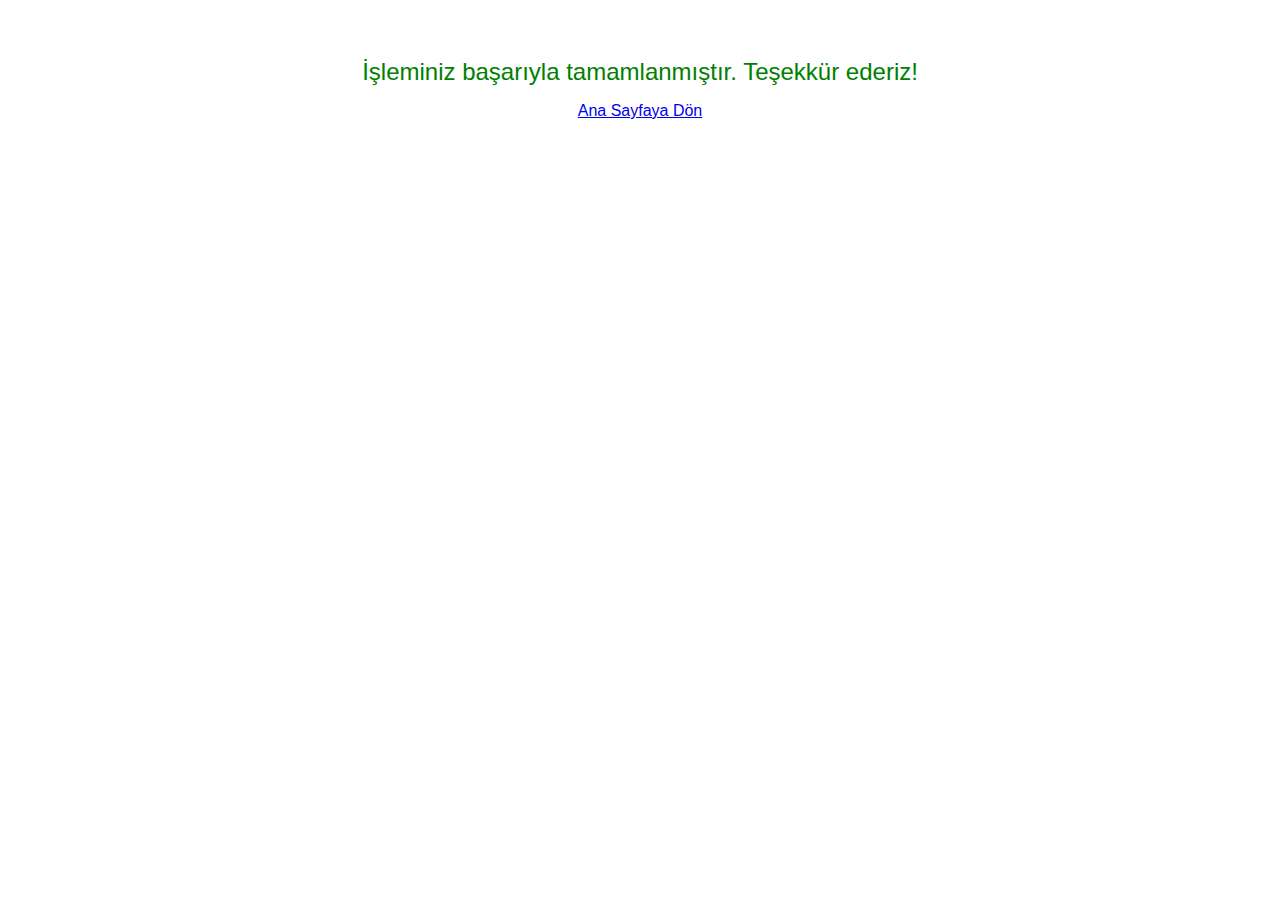
<file: etfarisk/tesekkurler.html>
<!DOCTYPE html>
<html lang="tr">
  <head>
    <meta charset="UTF-8" />
    <title>İşlem Başarılı</title>
    <style>
      body {
        font-family: Arial, sans-serif;
        text-align: center;
        padding-top: 50px;
      }
      .mesaj {
        color: green;
        font-size: 24px;
      }
    </style>
  </head>
  <body>
    <div class="mesaj">
      İşleminiz başarıyla tamamlanmıştır. Teşekkür ederiz!
    </div>
    <p><a href="index.html">Ana Sayfaya Dön</a></p>
  </body>
</html>
</file>
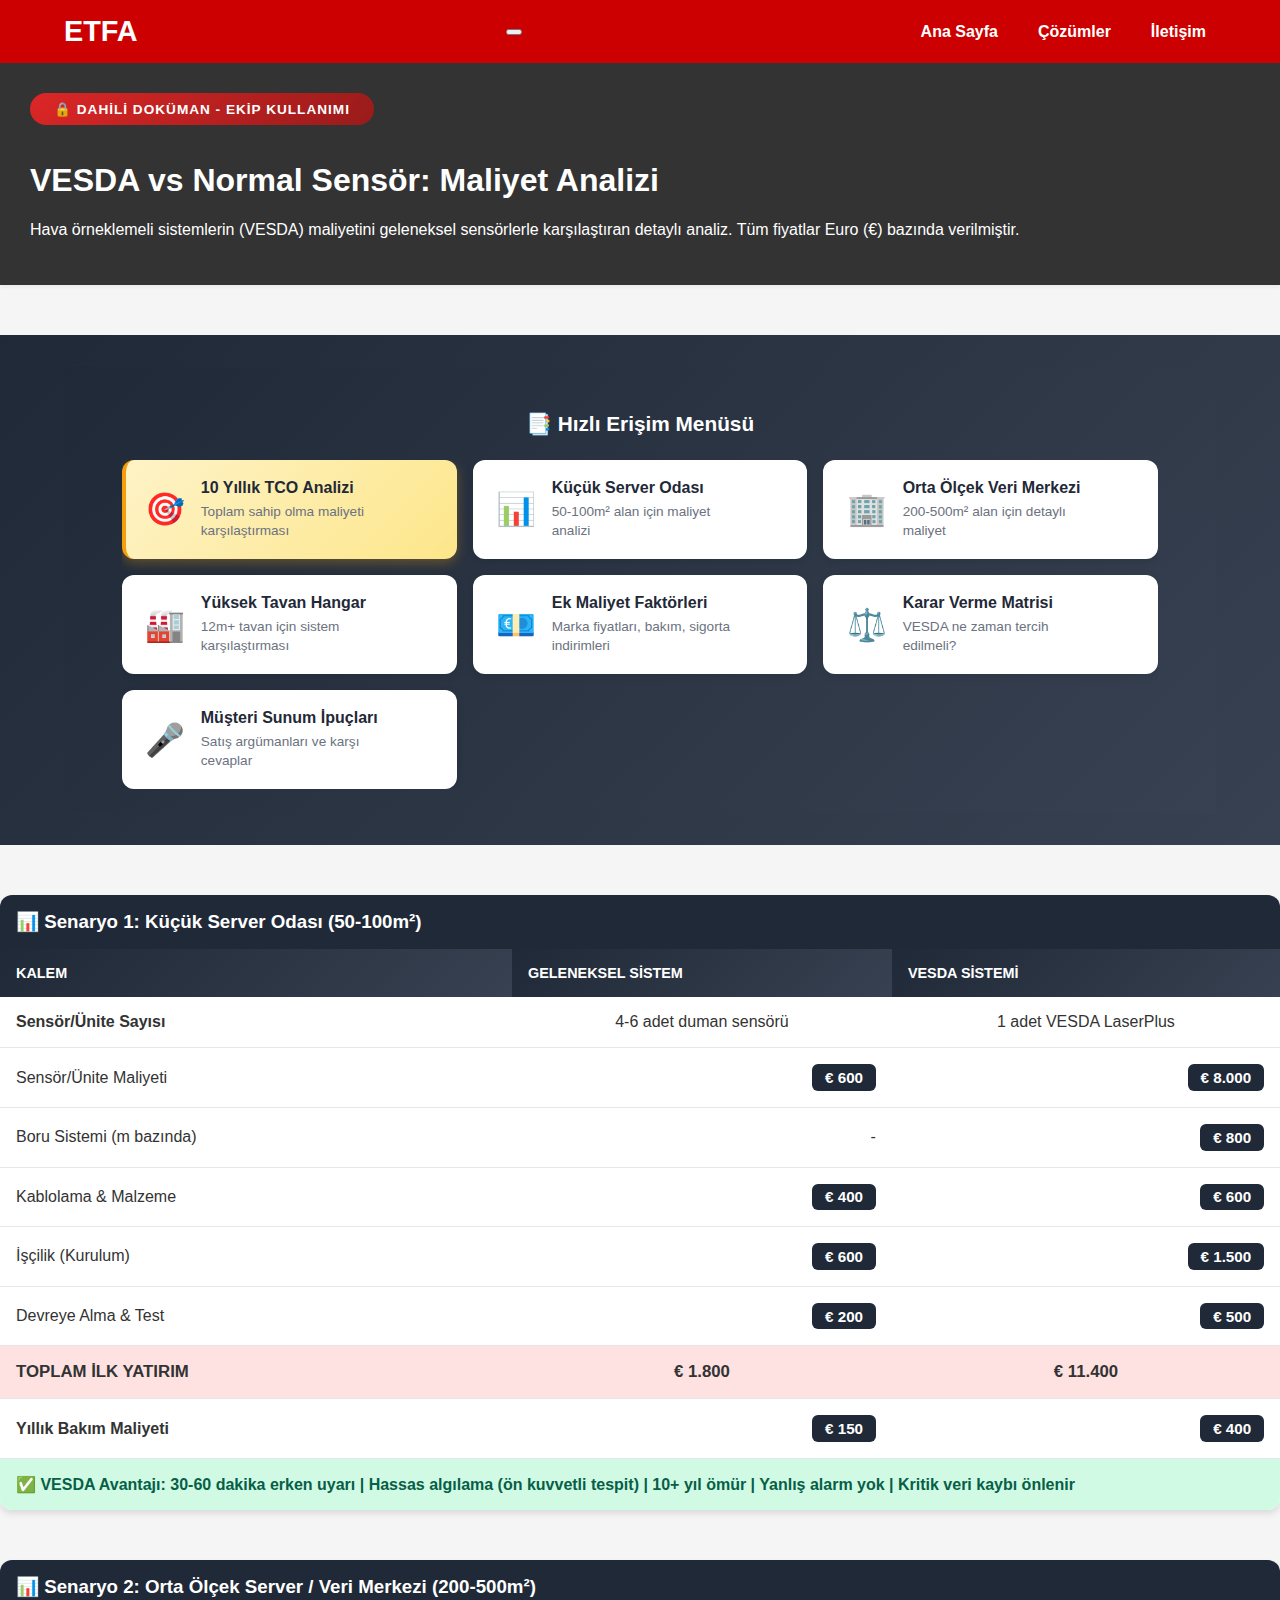
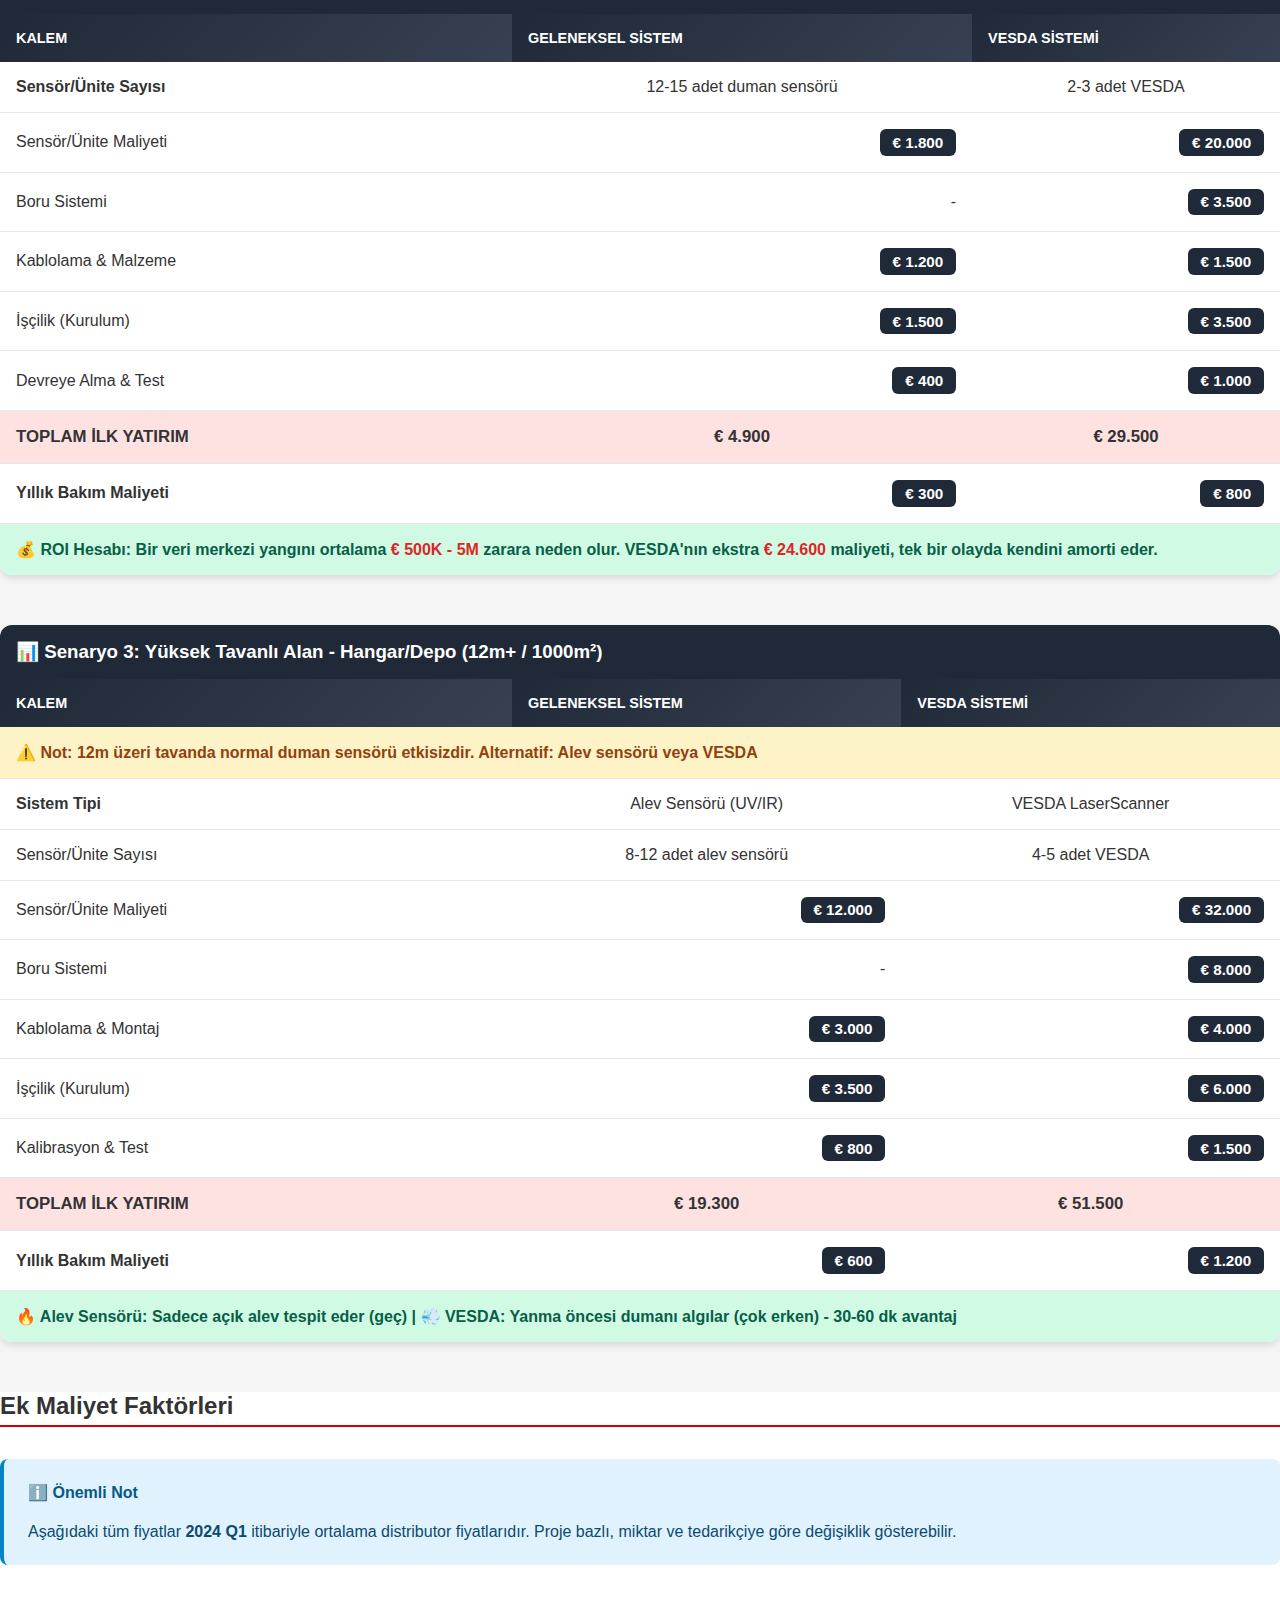
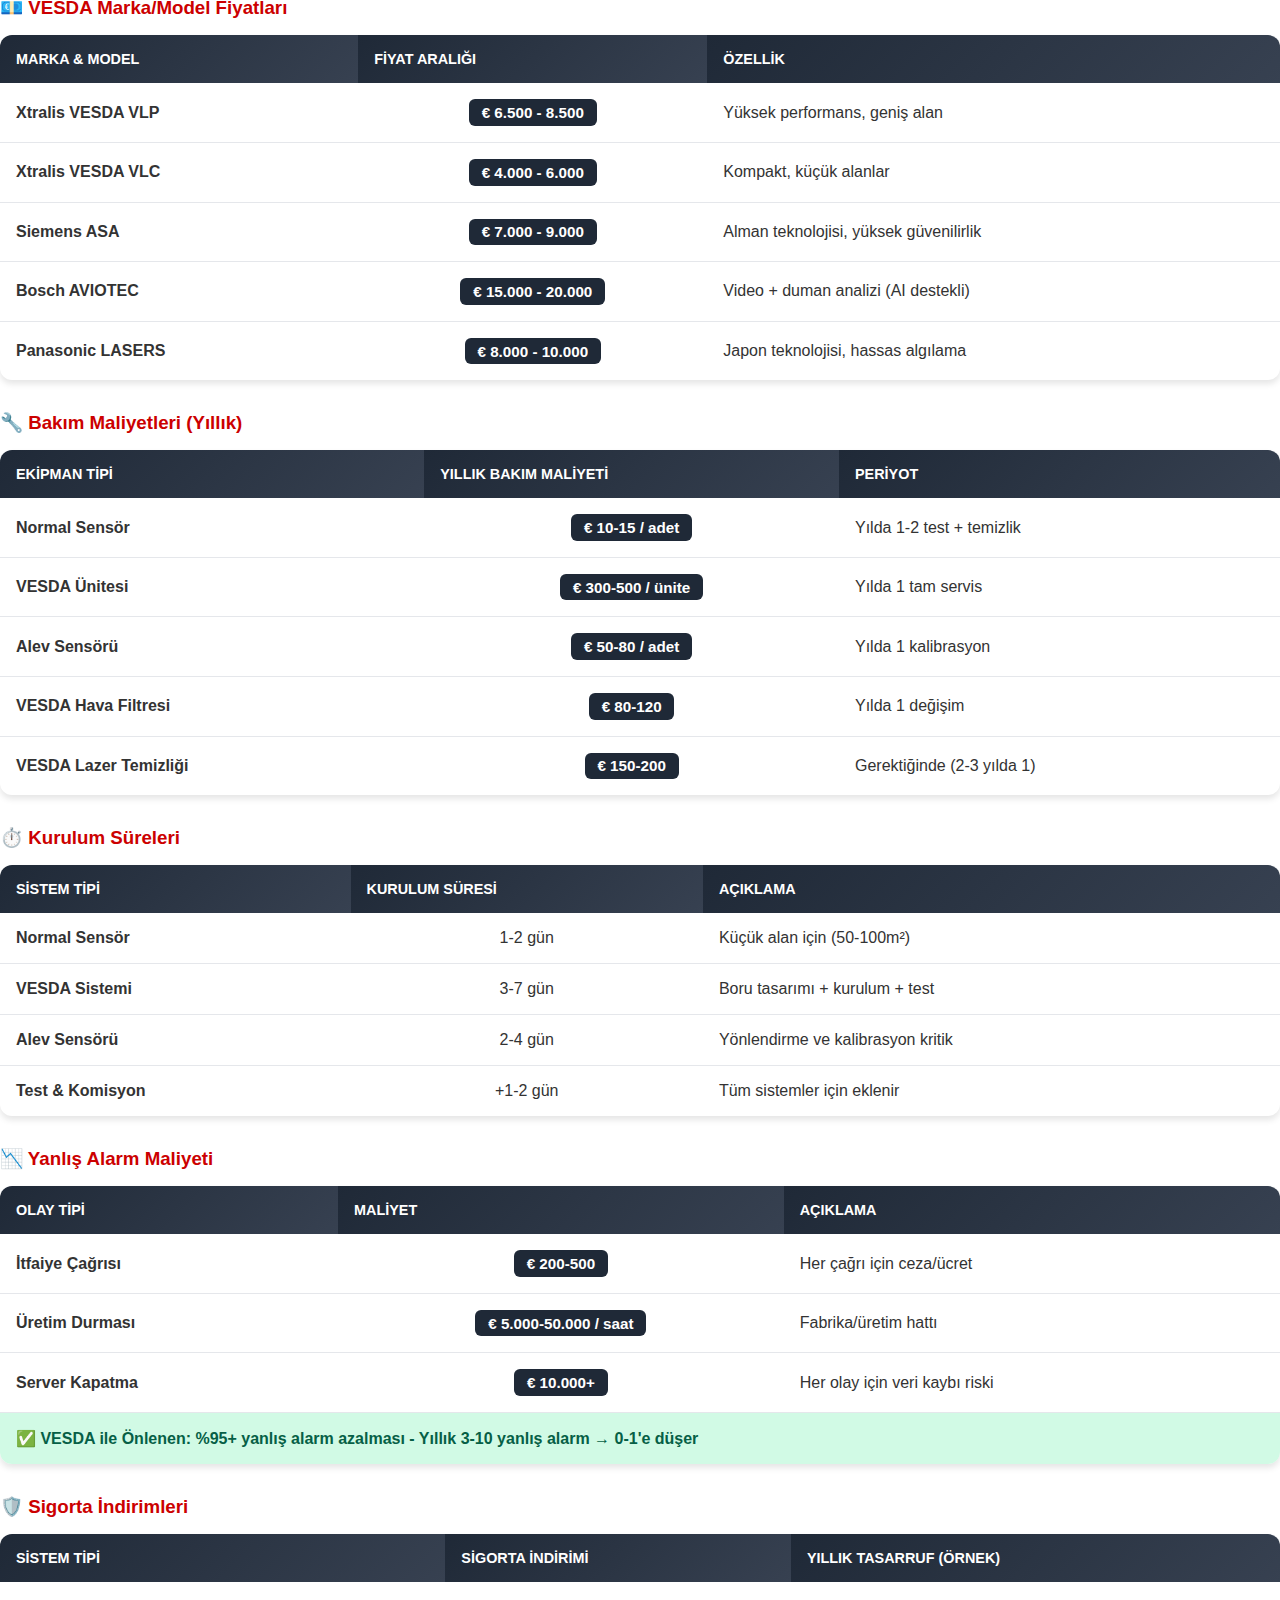
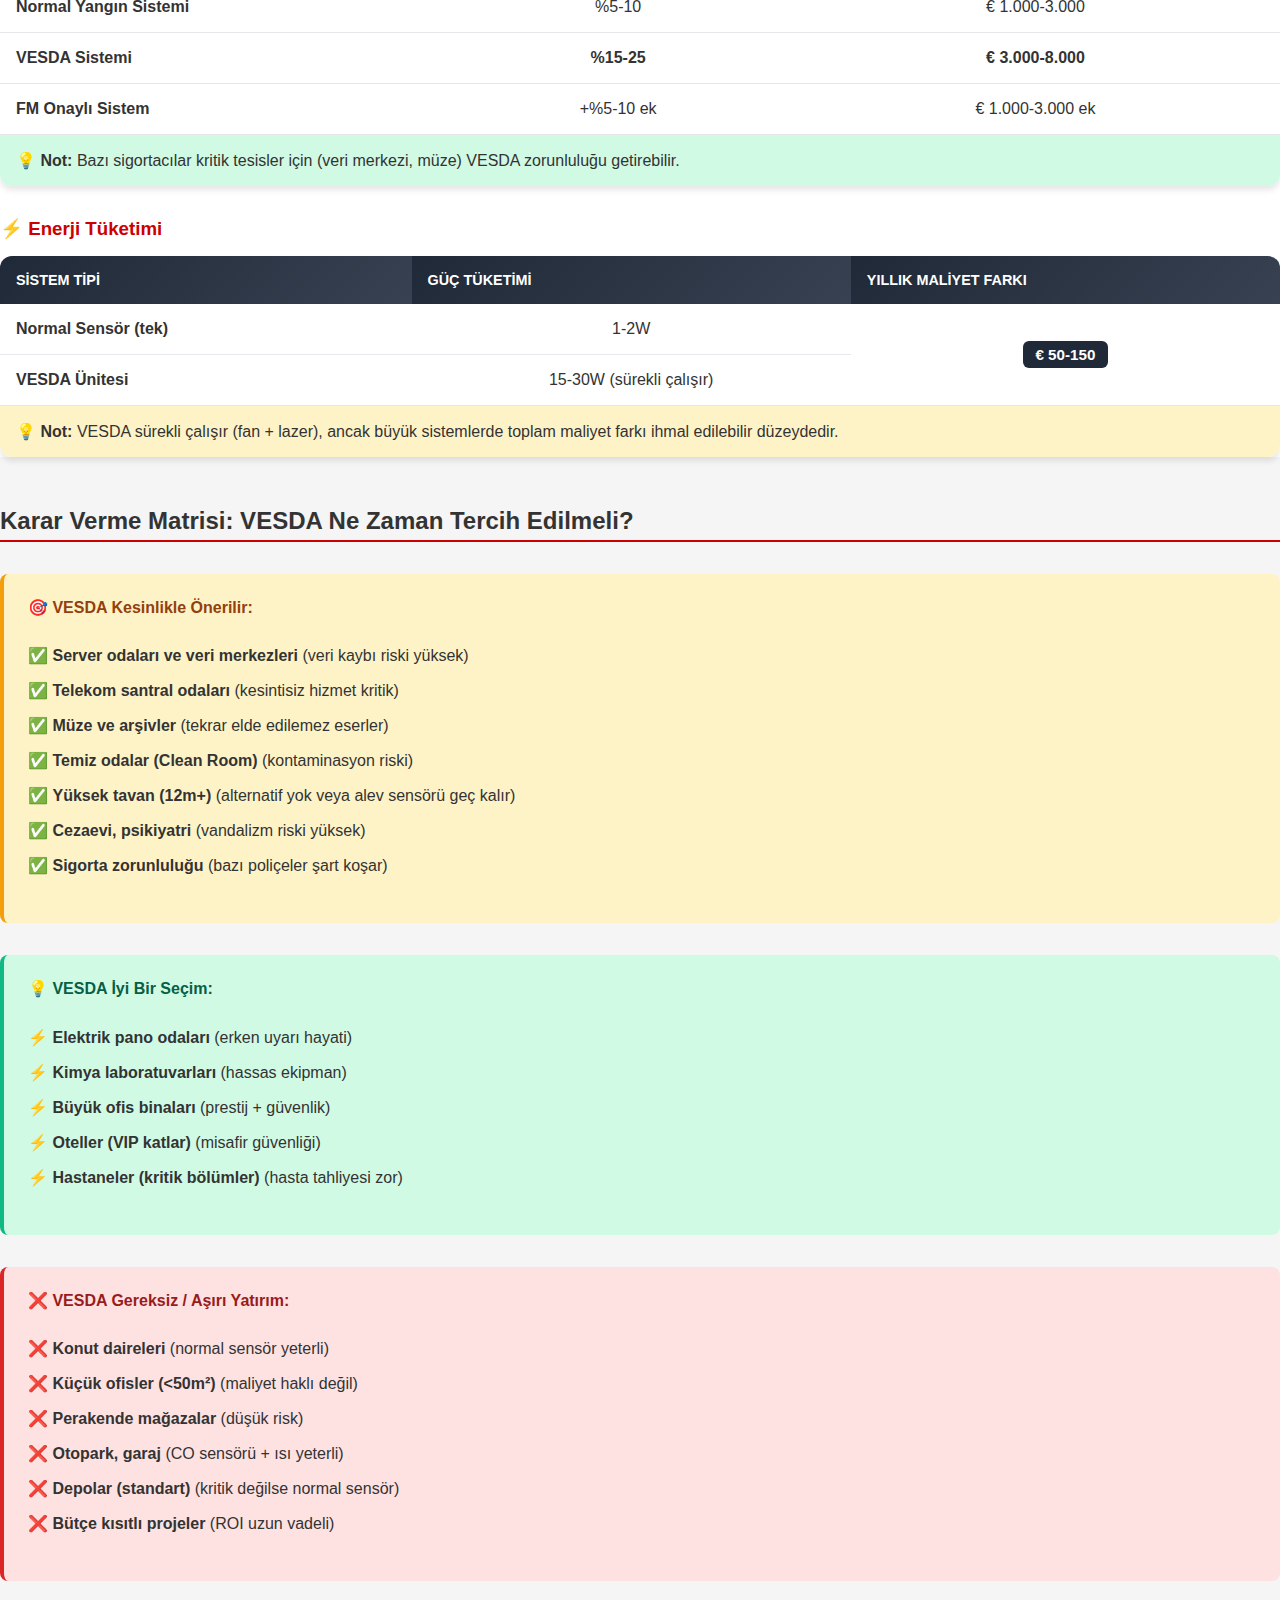
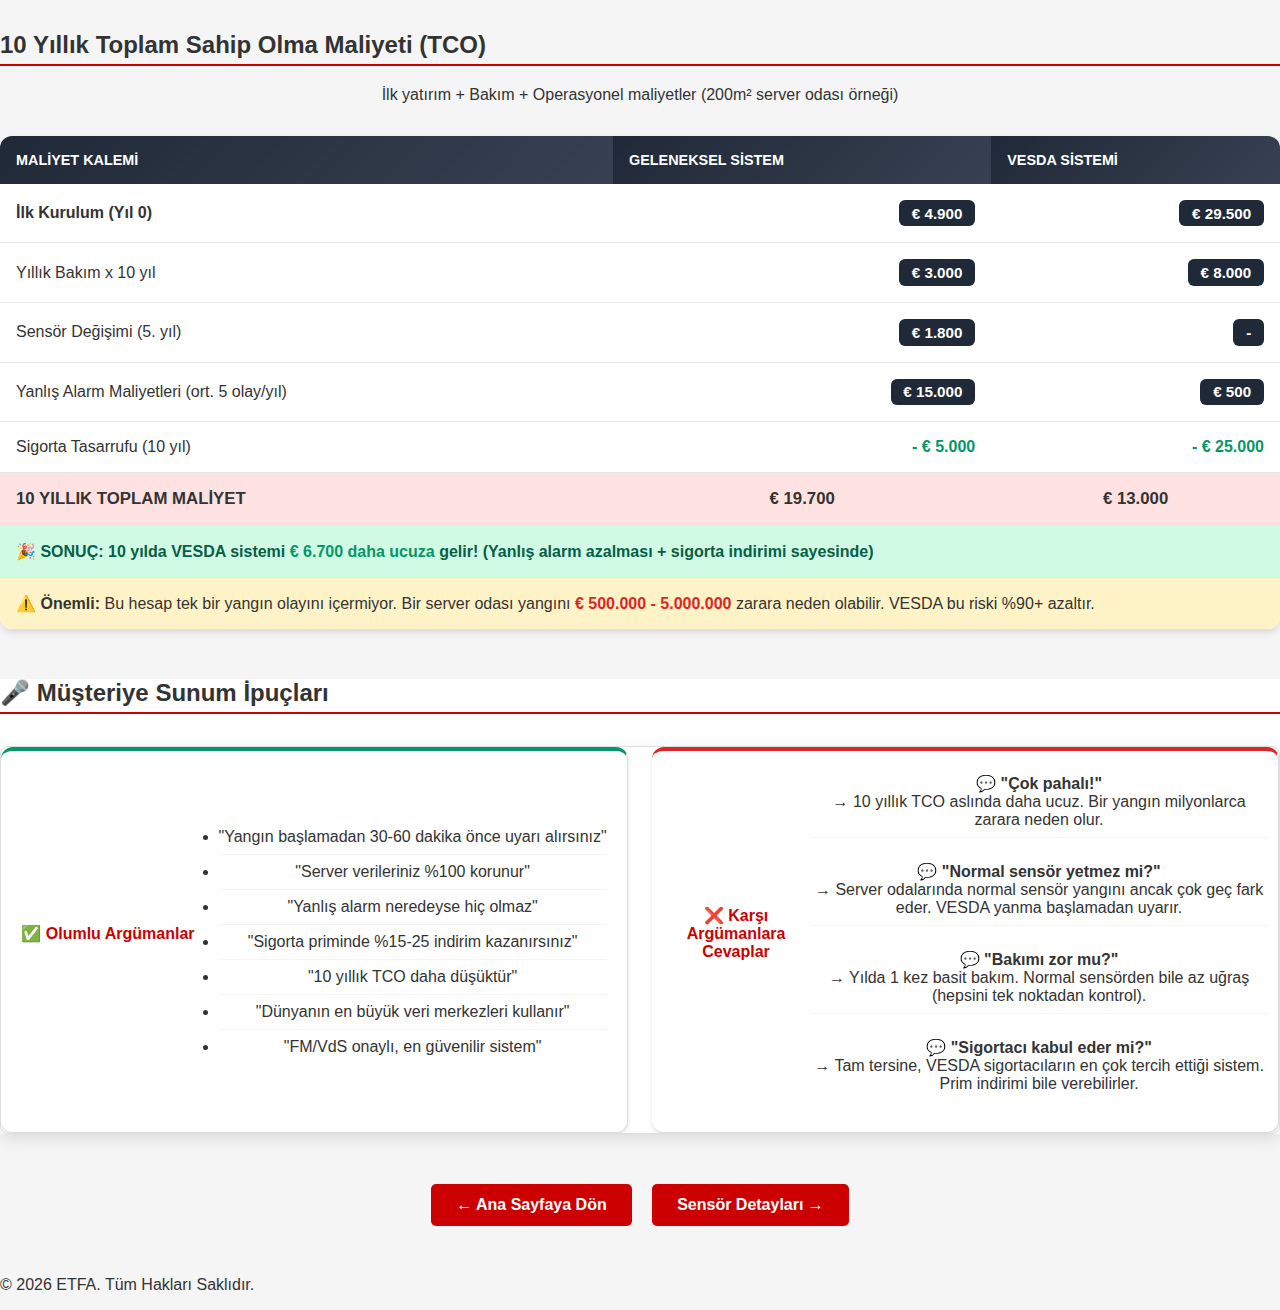
<file: etfarisk/vesda-cost.html>
<!DOCTYPE html>
<html lang="tr">
  <head>
    <meta charset="UTF-8" />
    <meta name="viewport" content="width=device-width, initial-scale=1.0" />
    <title>VESDA Maliyet Karşılaştırması - Dahili Doküman</title>
    <link rel="stylesheet" href="style.css" />
    <link rel="stylesheet" href="vesda.css" />
    <style>
      /* Sayfa özel stiller */
      body {
        background-color: #f5f5f5;
      }

      .internal-badge {
        background: linear-gradient(135deg, #dc2626 0%, #991b1b 100%);
        color: white;
        padding: 0.5rem 1.5rem;
        border-radius: 50px;
        display: inline-block;
        font-size: 0.85rem;
        font-weight: 700;
        text-transform: uppercase;
        letter-spacing: 1px;
        margin-bottom: 1rem;
      }

      .cost-table {
        background: white;
        border-radius: 12px;
        overflow: hidden;
        box-shadow: 0 4px 6px rgba(0, 0, 0, 0.1);
        margin-bottom: 2rem;
      }

      .cost-table table {
        width: 100%;
        border-collapse: collapse;
      }

      .cost-table th {
        background: linear-gradient(135deg, #1f2937 0%, #374151 100%);
        color: white;
        padding: 1rem;
        text-align: left;
        font-weight: 700;
        font-size: 0.9rem;
        text-transform: uppercase;
      }

      .cost-table td {
        padding: 1rem;
        border-bottom: 1px solid #e5e7eb;
      }

      .cost-table tr:last-child td {
        border-bottom: none;
      }

      .cost-table tbody tr:hover {
        background-color: #f9fafb;
      }

      .cost-table .scenario-header {
        background: #fef3c7;
        font-weight: 700;
        color: #92400e;
      }

      .cost-table .total-row {
        background: #fee2e2;
        font-weight: 700;
        font-size: 1.05rem;
      }

      .cost-table .advantage-row {
        background: #d1fae5;
        font-weight: 600;
        color: #065f46;
      }

      .text-center {
        text-align: center;
      }

      .text-right {
        text-align: right;
      }

      .highlight-green {
        color: #059669;
        font-weight: 700;
      }

      .highlight-red {
        color: #dc2626;
        font-weight: 700;
      }

      .note-box {
        background: #fef3c7;
        border-left: 4px solid #f59e0b;
        padding: 1.5rem;
        border-radius: 8px;
        margin: 2rem 0;
      }

      .note-box h4 {
        color: #92400e;
        margin-top: 0;
      }

      .comparison-grid {
        display: grid;
        grid-template-columns: repeat(auto-fit, minmax(300px, 1fr));
        gap: 1.5rem;
        margin: 2rem 0;
      }

      .comparison-card {
        background: white;
        padding: 1.5rem;
        border-radius: 12px;
        box-shadow: 0 2px 4px rgba(0, 0, 0, 0.1);
        border-top: 4px solid #cc0000;
      }

      .comparison-card h4 {
        color: #cc0000;
        margin-top: 0;
        margin-bottom: 1rem;
      }

      .comparison-card ul {
        list-style: none;
        padding: 0;
        margin: 0;
      }

      .comparison-card li {
        padding: 0.5rem 0;
        border-bottom: 1px solid #f3f4f6;
      }

      .comparison-card li:last-child {
        border-bottom: none;
      }

      .price-tag {
        background: #1f2937;
        color: white;
        padding: 0.3rem 0.8rem;
        border-radius: 6px;
        font-weight: 700;
        display: inline-block;
        font-size: 0.95rem;
      }

      .print-button {
        background: #059669;
        color: white;
        border: none;
        padding: 0.8rem 2rem;
        border-radius: 8px;
        font-weight: 700;
        cursor: pointer;
        font-size: 1rem;
        margin: 1rem 0;
      }

      .print-button:hover {
        background: #047857;
      }

      @media print {
        .print-button,
        .main-header,
        .main-footer {
          display: none;
        }
      }

      /* ==================== HIZLI ERİŞİM İNDEKSİ ==================== */

      .quick-nav-container {
        max-width: 1200px;
        margin: 0 auto;
      }

      .quick-nav-grid {
        display: grid;
        grid-template-columns: repeat(auto-fit, minmax(280px, 1fr));
        gap: 1rem;
      }

      .quick-nav-card {
        background: white;
        border-radius: 12px;
        padding: 1.2rem;
        display: grid;
        grid-template-columns: auto 1fr auto;
        gap: 1rem;
        align-items: center;
        text-decoration: none;
        color: #1f2937;
        transition: all 0.3s ease;
        box-shadow: 0 2px 8px rgba(0, 0, 0, 0.1);
        border-left: 4px solid transparent;
      }

      .quick-nav-card:hover {
        transform: translateY(-3px);
        box-shadow: 0 8px 20px rgba(0, 0, 0, 0.15);
        border-left-color: #cc0000;
      }

      .quick-nav-card.priority {
        background: linear-gradient(135deg, #fef3c7 0%, #fde68a 100%);
        border-left-color: #f59e0b;
        box-shadow: 0 4px 12px rgba(245, 158, 11, 0.3);
      }

      .quick-nav-card.priority:hover {
        box-shadow: 0 8px 25px rgba(245, 158, 11, 0.4);
        transform: translateY(-5px) scale(1.02);
      }

      .nav-icon {
        font-size: 2rem;
        line-height: 1;
      }

      .nav-content h4 {
        margin: 0 0 0.3rem 0;
        color: #1f2937;
        font-size: 1rem;
        font-weight: 700;
      }

      .nav-content p {
        margin: 0;
        font-size: 0.85rem;
        color: #6b7280;
        line-height: 1.4;
      }

      .nav-arrow {
        font-size: 1.5rem;
        color: #cc0000;
        font-weight: bold;
        opacity: 0;
        transition: all 0.3s ease;
      }

      .quick-nav-card:hover .nav-arrow {
        opacity: 1;
        transform: translateX(5px);
      }

      /* Smooth scroll için */
      html {
        scroll-behavior: smooth;
      }

      /* Scroll target vurgulama */
      section:target {
        animation: highlight-section 1.5s ease;
      }

      @keyframes highlight-section {
        0% {
          background-color: rgba(245, 158, 11, 0.2);
        }
        100% {
          background-color: transparent;
        }
      }

      /* Responsive */
      @media (max-width: 768px) {
        .quick-nav-grid {
          grid-template-columns: 1fr;
        }

        .quick-nav-card {
          padding: 1rem;
        }

        .nav-icon {
          font-size: 1.5rem;
        }

        .nav-content h4 {
          font-size: 0.9rem;
        }

        .nav-content p {
          font-size: 0.8rem;
        }
      }

      /* Quick navigation için boşluk */
      .quick-nav-section {
        margin-bottom: 0 !important; /* Default margin'i sıfırla */
        padding-bottom: 2rem; /* Koyu alan içi boşluk */
      }

      /* Scenario section'larına üstten boşluk */
      #scenario1,
      #scenario2,
      #scenario3 {
        margin-top: 3rem; /* Açık zemin görünsün */
      }

      /* Responsive için mobile'da */
      @media (max-width: 768px) {
        .quick-nav-section {
          padding-bottom: 1.5rem;
        }

        #scenario1,
        #scenario2,
        #scenario3 {
          margin-top: 2rem;
        }
      }
    </style>
  </head>
  <body>
    <header class="main-header">
      <div class="logo">
        <h1>ETFA</h1>
      </div>
      <button class="mobile-menu-toggle" id="menuToggle" aria-label="Menü">
        <span></span>
        <span></span>
        <span></span>
      </button>
      <nav class="main-nav" id="mainNav">
        <ul>
          <li><a href="index.html">Ana Sayfa</a></li>
          <li><a href="cozumler.html">Çözümler</a></li>
          <li><a href="iletisim.html">İletişim</a></li>
        </ul>
      </nav>
    </header>

    <section class="page-intro">
      <span class="internal-badge">🔒 Dahili Doküman - Ekip Kullanımı</span>
      <h1>VESDA vs Normal Sensör: Maliyet Analizi</h1>
      <p>
        Hava örneklemeli sistemlerin (VESDA) maliyetini geleneksel sensörlerle
        karşılaştıran detaylı analiz. Tüm fiyatlar Euro (€) bazında verilmiştir.
      </p>
    </section>

    <!-- HIZLI ERİŞİM İNDEKSİ -->
    <section
      class="detail-section"
      style="
        background: linear-gradient(135deg, #1f2937 0%, #374151 100%);
        padding: 2rem 5%;
      "
    >
      <section
        class="detail-section quick-nav-section"
        style="
          background: linear-gradient(135deg, #1f2937 0%, #374151 100%);
          padding: 1.5rem 5%;
        "
      >
        <div class="quick-nav-container">
          <h3
            style="
              color: white;
              text-align: center;
              margin-bottom: 1.5rem;
              font-size: 1.3rem;
            "
          >
            📑 Hızlı Erişim Menüsü
          </h3>

          <div class="quick-nav-grid">
            <a href="#tco-10year" class="quick-nav-card priority">
              <div class="nav-icon">🎯</div>
              <div class="nav-content">
                <h4>10 Yıllık TCO Analizi</h4>
                <p>Toplam sahip olma maliyeti karşılaştırması</p>
              </div>
              <div class="nav-arrow">→</div>
            </a>

            <a href="#scenario1" class="quick-nav-card">
              <div class="nav-icon">📊</div>
              <div class="nav-content">
                <h4>Küçük Server Odası</h4>
                <p>50-100m² alan için maliyet analizi</p>
              </div>
              <div class="nav-arrow">→</div>
            </a>

            <a href="#scenario2" class="quick-nav-card">
              <div class="nav-icon">🏢</div>
              <div class="nav-content">
                <h4>Orta Ölçek Veri Merkezi</h4>
                <p>200-500m² alan için detaylı maliyet</p>
              </div>
              <div class="nav-arrow">→</div>
            </a>

            <a href="#scenario3" class="quick-nav-card">
              <div class="nav-icon">🏭</div>
              <div class="nav-content">
                <h4>Yüksek Tavan Hangar</h4>
                <p>12m+ tavan için sistem karşılaştırması</p>
              </div>
              <div class="nav-arrow">→</div>
            </a>

            <a href="#extra-costs" class="quick-nav-card">
              <div class="nav-icon">💶</div>
              <div class="nav-content">
                <h4>Ek Maliyet Faktörleri</h4>
                <p>Marka fiyatları, bakım, sigorta indirimleri</p>
              </div>
              <div class="nav-arrow">→</div>
            </a>

            <a href="#decision-matrix" class="quick-nav-card">
              <div class="nav-icon">⚖️</div>
              <div class="nav-content">
                <h4>Karar Verme Matrisi</h4>
                <p>VESDA ne zaman tercih edilmeli?</p>
              </div>
              <div class="nav-arrow">→</div>
            </a>

            <a href="#presentation-tips" class="quick-nav-card">
              <div class="nav-icon">🎤</div>
              <div class="nav-content">
                <h4>Müşteri Sunum İpuçları</h4>
                <p>Satış argümanları ve karşı cevaplar</p>
              </div>
              <div class="nav-arrow">→</div>
            </a>
          </div>
        </div>
      </section>
    </section>

    <!-- SENARYO 1: KÜÇÜK SERVER ODASI -->
    <section class="detail-section" id="scenario1">
      <div class="cost-table">
        <h3 style="padding: 1rem; margin: 0; background: #1f2937; color: white">
          📊 Senaryo 1: Küçük Server Odası (50-100m²)
        </h3>
        <table>
          <thead>
            <tr>
              <th style="width: 40%">Kalem</th>
              <th class="text-center">Geleneksel Sistem</th>
              <th class="text-center">VESDA Sistemi</th>
            </tr>
          </thead>
          <tbody>
            <tr>
              <td><strong>Sensör/Ünite Sayısı</strong></td>
              <td class="text-center">4-6 adet duman sensörü</td>
              <td class="text-center">1 adet VESDA LaserPlus</td>
            </tr>
            <tr>
              <td>Sensör/Ünite Maliyeti</td>
              <td class="text-right"><span class="price-tag">€ 600</span></td>
              <td class="text-right"><span class="price-tag">€ 8.000</span></td>
            </tr>
            <tr>
              <td>Boru Sistemi (m bazında)</td>
              <td class="text-right">-</td>
              <td class="text-right"><span class="price-tag">€ 800</span></td>
            </tr>
            <tr>
              <td>Kablolama & Malzeme</td>
              <td class="text-right"><span class="price-tag">€ 400</span></td>
              <td class="text-right"><span class="price-tag">€ 600</span></td>
            </tr>
            <tr>
              <td>İşçilik (Kurulum)</td>
              <td class="text-right"><span class="price-tag">€ 600</span></td>
              <td class="text-right"><span class="price-tag">€ 1.500</span></td>
            </tr>
            <tr>
              <td>Devreye Alma & Test</td>
              <td class="text-right"><span class="price-tag">€ 200</span></td>
              <td class="text-right"><span class="price-tag">€ 500</span></td>
            </tr>
            <tr class="total-row">
              <td><strong>TOPLAM İLK YATIRIM</strong></td>
              <td class="text-center"><strong>€ 1.800</strong></td>
              <td class="text-center"><strong>€ 11.400</strong></td>
            </tr>
            <tr>
              <td><strong>Yıllık Bakım Maliyeti</strong></td>
              <td class="text-right"><span class="price-tag">€ 150</span></td>
              <td class="text-right"><span class="price-tag">€ 400</span></td>
            </tr>
            <tr class="advantage-row">
              <td colspan="3">
                <strong>✅ VESDA Avantajı:</strong> 30-60 dakika erken uyarı |
                Hassas algılama (ön kuvvetli tespit) | 10+ yıl ömür | Yanlış
                alarm yok | Kritik veri kaybı önlenir
              </td>
            </tr>
          </tbody>
        </table>
      </div>
    </section>

    <!-- SENARYO 2: ORTA ÖLÇEK SERVER ODASI -->
    <section class="detail-section" id="scenario2">
      <div class="cost-table">
        <h3 style="padding: 1rem; margin: 0; background: #1f2937; color: white">
          📊 Senaryo 2: Orta Ölçek Server / Veri Merkezi (200-500m²)
        </h3>
        <table>
          <thead>
            <tr>
              <th style="width: 40%">Kalem</th>
              <th class="text-center">Geleneksel Sistem</th>
              <th class="text-center">VESDA Sistemi</th>
            </tr>
          </thead>
          <tbody>
            <tr>
              <td><strong>Sensör/Ünite Sayısı</strong></td>
              <td class="text-center">12-15 adet duman sensörü</td>
              <td class="text-center">2-3 adet VESDA</td>
            </tr>
            <tr>
              <td>Sensör/Ünite Maliyeti</td>
              <td class="text-right"><span class="price-tag">€ 1.800</span></td>
              <td class="text-right">
                <span class="price-tag">€ 20.000</span>
              </td>
            </tr>
            <tr>
              <td>Boru Sistemi</td>
              <td class="text-right">-</td>
              <td class="text-right"><span class="price-tag">€ 3.500</span></td>
            </tr>
            <tr>
              <td>Kablolama & Malzeme</td>
              <td class="text-right"><span class="price-tag">€ 1.200</span></td>
              <td class="text-right"><span class="price-tag">€ 1.500</span></td>
            </tr>
            <tr>
              <td>İşçilik (Kurulum)</td>
              <td class="text-right"><span class="price-tag">€ 1.500</span></td>
              <td class="text-right"><span class="price-tag">€ 3.500</span></td>
            </tr>
            <tr>
              <td>Devreye Alma & Test</td>
              <td class="text-right"><span class="price-tag">€ 400</span></td>
              <td class="text-right"><span class="price-tag">€ 1.000</span></td>
            </tr>
            <tr class="total-row">
              <td><strong>TOPLAM İLK YATIRIM</strong></td>
              <td class="text-center"><strong>€ 4.900</strong></td>
              <td class="text-center"><strong>€ 29.500</strong></td>
            </tr>
            <tr>
              <td><strong>Yıllık Bakım Maliyeti</strong></td>
              <td class="text-right"><span class="price-tag">€ 300</span></td>
              <td class="text-right"><span class="price-tag">€ 800</span></td>
            </tr>
            <tr class="advantage-row">
              <td colspan="3">
                <strong>💰 ROI Hesabı:</strong> Bir veri merkezi yangını
                ortalama <span class="highlight-red">€ 500K - 5M</span> zarara
                neden olur. VESDA'nın ekstra
                <span class="highlight-red">€ 24.600</span> maliyeti, tek bir
                olayda kendini amorti eder.
              </td>
            </tr>
          </tbody>
        </table>
      </div>
    </section>

    <!-- SENARYO 3: YÜKSEK TAVAN HANGAR -->
    <section class="detail-section" id="scenario3">
      <div class="cost-table">
        <h3 style="padding: 1rem; margin: 0; background: #1f2937; color: white">
          📊 Senaryo 3: Yüksek Tavanlı Alan - Hangar/Depo (12m+ / 1000m²)
        </h3>
        <table>
          <thead>
            <tr>
              <th style="width: 40%">Kalem</th>
              <th class="text-center">Geleneksel Sistem</th>
              <th class="text-center">VESDA Sistemi</th>
            </tr>
          </thead>
          <tbody>
            <tr class="scenario-header">
              <td colspan="3">
                <strong>⚠️ Not:</strong> 12m üzeri tavanda normal duman sensörü
                etkisizdir. Alternatif: Alev sensörü veya VESDA
              </td>
            </tr>
            <tr>
              <td><strong>Sistem Tipi</strong></td>
              <td class="text-center">Alev Sensörü (UV/IR)</td>
              <td class="text-center">VESDA LaserScanner</td>
            </tr>
            <tr>
              <td>Sensör/Ünite Sayısı</td>
              <td class="text-center">8-12 adet alev sensörü</td>
              <td class="text-center">4-5 adet VESDA</td>
            </tr>
            <tr>
              <td>Sensör/Ünite Maliyeti</td>
              <td class="text-right">
                <span class="price-tag">€ 12.000</span>
              </td>
              <td class="text-right">
                <span class="price-tag">€ 32.000</span>
              </td>
            </tr>
            <tr>
              <td>Boru Sistemi</td>
              <td class="text-right">-</td>
              <td class="text-right"><span class="price-tag">€ 8.000</span></td>
            </tr>
            <tr>
              <td>Kablolama & Montaj</td>
              <td class="text-right"><span class="price-tag">€ 3.000</span></td>
              <td class="text-right"><span class="price-tag">€ 4.000</span></td>
            </tr>
            <tr>
              <td>İşçilik (Kurulum)</td>
              <td class="text-right"><span class="price-tag">€ 3.500</span></td>
              <td class="text-right"><span class="price-tag">€ 6.000</span></td>
            </tr>
            <tr>
              <td>Kalibrasyon & Test</td>
              <td class="text-right"><span class="price-tag">€ 800</span></td>
              <td class="text-right"><span class="price-tag">€ 1.500</span></td>
            </tr>
            <tr class="total-row">
              <td><strong>TOPLAM İLK YATIRIM</strong></td>
              <td class="text-center"><strong>€ 19.300</strong></td>
              <td class="text-center"><strong>€ 51.500</strong></td>
            </tr>
            <tr>
              <td><strong>Yıllık Bakım Maliyeti</strong></td>
              <td class="text-right"><span class="price-tag">€ 600</span></td>
              <td class="text-right"><span class="price-tag">€ 1.200</span></td>
            </tr>
            <tr class="advantage-row">
              <td colspan="3">
                <strong>🔥 Alev Sensörü:</strong> Sadece açık alev tespit eder
                (geç) | <strong>💨 VESDA:</strong> Yanma öncesi dumanı algılar
                (çok erken) - 30-60 dk avantaj
              </td>
            </tr>
          </tbody>
        </table>
      </div>
    </section>

    <!-- EK BİLGİLER -->
    <section
      class="detail-section"
      id="extra-costs"
      style="background-color: var(--background-light)"
    >
      <h2>Ek Maliyet Faktörleri</h2>

      <div
        class="note-box"
        style="background: #e0f2fe; border-left-color: #0284c7"
      >
        <h4 style="color: #075985">ℹ️ Önemli Not</h4>
        <p style="margin: 0; color: #0c4a6e">
          Aşağıdaki tüm fiyatlar <strong>2024 Q1</strong> itibariyle ortalama
          distributor fiyatlarıdır. Proje bazlı, miktar ve tedarikçiye göre
          değişiklik gösterebilir.
        </p>
      </div>

      <!-- VESDA MARKA FİYATLARI -->
      <h3 style="color: #cc0000; margin-top: 2rem; margin-bottom: 1rem">
        💶 VESDA Marka/Model Fiyatları
      </h3>
      <div class="cost-table">
        <table>
          <thead>
            <tr>
              <th>Marka & Model</th>
              <th class="text-center">Fiyat Aralığı</th>
              <th>Özellik</th>
            </tr>
          </thead>
          <tbody>
            <tr>
              <td><strong>Xtralis VESDA VLP</strong></td>
              <td class="text-center">
                <span class="price-tag">€ 6.500 - 8.500</span>
              </td>
              <td>Yüksek performans, geniş alan</td>
            </tr>
            <tr>
              <td><strong>Xtralis VESDA VLC</strong></td>
              <td class="text-center">
                <span class="price-tag">€ 4.000 - 6.000</span>
              </td>
              <td>Kompakt, küçük alanlar</td>
            </tr>
            <tr>
              <td><strong>Siemens ASA</strong></td>
              <td class="text-center">
                <span class="price-tag">€ 7.000 - 9.000</span>
              </td>
              <td>Alman teknolojisi, yüksek güvenilirlik</td>
            </tr>
            <tr>
              <td><strong>Bosch AVIOTEC</strong></td>
              <td class="text-center">
                <span class="price-tag">€ 15.000 - 20.000</span>
              </td>
              <td>Video + duman analizi (AI destekli)</td>
            </tr>
            <tr>
              <td><strong>Panasonic LASERS</strong></td>
              <td class="text-center">
                <span class="price-tag">€ 8.000 - 10.000</span>
              </td>
              <td>Japon teknolojisi, hassas algılama</td>
            </tr>
          </tbody>
        </table>
      </div>

      <!-- BAKIM MALİYETLERİ -->
      <h3 style="color: #cc0000; margin-top: 2rem; margin-bottom: 1rem">
        🔧 Bakım Maliyetleri (Yıllık)
      </h3>
      <div class="cost-table">
        <table>
          <thead>
            <tr>
              <th>Ekipman Tipi</th>
              <th class="text-center">Yıllık Bakım Maliyeti</th>
              <th>Periyot</th>
            </tr>
          </thead>
          <tbody>
            <tr>
              <td><strong>Normal Sensör</strong></td>
              <td class="text-center">
                <span class="price-tag">€ 10-15 / adet</span>
              </td>
              <td>Yılda 1-2 test + temizlik</td>
            </tr>
            <tr>
              <td><strong>VESDA Ünitesi</strong></td>
              <td class="text-center">
                <span class="price-tag">€ 300-500 / ünite</span>
              </td>
              <td>Yılda 1 tam servis</td>
            </tr>
            <tr>
              <td><strong>Alev Sensörü</strong></td>
              <td class="text-center">
                <span class="price-tag">€ 50-80 / adet</span>
              </td>
              <td>Yılda 1 kalibrasyon</td>
            </tr>
            <tr>
              <td><strong>VESDA Hava Filtresi</strong></td>
              <td class="text-center">
                <span class="price-tag">€ 80-120</span>
              </td>
              <td>Yılda 1 değişim</td>
            </tr>
            <tr>
              <td><strong>VESDA Lazer Temizliği</strong></td>
              <td class="text-center">
                <span class="price-tag">€ 150-200</span>
              </td>
              <td>Gerektiğinde (2-3 yılda 1)</td>
            </tr>
          </tbody>
        </table>
      </div>

      <!-- KURULUM SÜRELERİ -->
      <h3 style="color: #cc0000; margin-top: 2rem; margin-bottom: 1rem">
        ⏱️ Kurulum Süreleri
      </h3>
      <div class="cost-table">
        <table>
          <thead>
            <tr>
              <th>Sistem Tipi</th>
              <th class="text-center">Kurulum Süresi</th>
              <th>Açıklama</th>
            </tr>
          </thead>
          <tbody>
            <tr>
              <td><strong>Normal Sensör</strong></td>
              <td class="text-center">1-2 gün</td>
              <td>Küçük alan için (50-100m²)</td>
            </tr>
            <tr>
              <td><strong>VESDA Sistemi</strong></td>
              <td class="text-center">3-7 gün</td>
              <td>Boru tasarımı + kurulum + test</td>
            </tr>
            <tr>
              <td><strong>Alev Sensörü</strong></td>
              <td class="text-center">2-4 gün</td>
              <td>Yönlendirme ve kalibrasyon kritik</td>
            </tr>
            <tr>
              <td><strong>Test & Komisyon</strong></td>
              <td class="text-center">+1-2 gün</td>
              <td>Tüm sistemler için eklenir</td>
            </tr>
          </tbody>
        </table>
      </div>

      <!-- YANLIŞ ALARM MALİYETİ -->
      <h3 style="color: #cc0000; margin-top: 2rem; margin-bottom: 1rem">
        📉 Yanlış Alarm Maliyeti
      </h3>
      <div class="cost-table">
        <table>
          <thead>
            <tr>
              <th>Olay Tipi</th>
              <th class="text-center">Maliyet</th>
              <th>Açıklama</th>
            </tr>
          </thead>
          <tbody>
            <tr>
              <td><strong>İtfaiye Çağrısı</strong></td>
              <td class="text-center">
                <span class="price-tag">€ 200-500</span>
              </td>
              <td>Her çağrı için ceza/ücret</td>
            </tr>
            <tr>
              <td><strong>Üretim Durması</strong></td>
              <td class="text-center">
                <span class="price-tag highlight-red"
                  >€ 5.000-50.000 / saat</span
                >
              </td>
              <td>Fabrika/üretim hattı</td>
            </tr>
            <tr>
              <td><strong>Server Kapatma</strong></td>
              <td class="text-center">
                <span class="price-tag highlight-red">€ 10.000+</span>
              </td>
              <td>Her olay için veri kaybı riski</td>
            </tr>
            <tr class="advantage-row">
              <td colspan="3">
                <strong>✅ VESDA ile Önlenen:</strong> %95+ yanlış alarm
                azalması - Yıllık 3-10 yanlış alarm → 0-1'e düşer
              </td>
            </tr>
          </tbody>
        </table>
      </div>

      <!-- SİGORTA İNDİRİMLERİ -->
      <h3 style="color: #cc0000; margin-top: 2rem; margin-bottom: 1rem">
        🛡️ Sigorta İndirimleri
      </h3>
      <div class="cost-table">
        <table>
          <thead>
            <tr>
              <th>Sistem Tipi</th>
              <th class="text-center">Sigorta İndirimi</th>
              <th>Yıllık Tasarruf (Örnek)</th>
            </tr>
          </thead>
          <tbody>
            <tr>
              <td><strong>Normal Yangın Sistemi</strong></td>
              <td class="text-center">%5-10</td>
              <td class="text-center">€ 1.000-3.000</td>
            </tr>
            <tr>
              <td><strong>VESDA Sistemi</strong></td>
              <td class="text-center"><strong>%15-25</strong></td>
              <td class="text-center"><strong>€ 3.000-8.000</strong></td>
            </tr>
            <tr>
              <td><strong>FM Onaylı Sistem</strong></td>
              <td class="text-center">+%5-10 ek</td>
              <td class="text-center">€ 1.000-3.000 ek</td>
            </tr>
            <tr style="background: #d1fae5">
              <td colspan="3" style="padding: 1rem">
                <strong>💡 Not:</strong> Bazı sigortacılar kritik tesisler için
                (veri merkezi, müze) VESDA zorunluluğu getirebilir.
              </td>
            </tr>
          </tbody>
        </table>
      </div>

      <!-- ENERJİ TÜKETİMİ -->
      <h3 style="color: #cc0000; margin-top: 2rem; margin-bottom: 1rem">
        ⚡ Enerji Tüketimi
      </h3>
      <div class="cost-table">
        <table>
          <thead>
            <tr>
              <th>Sistem Tipi</th>
              <th class="text-center">Güç Tüketimi</th>
              <th class="text-center">Yıllık Maliyet Farkı</th>
            </tr>
          </thead>
          <tbody>
            <tr>
              <td><strong>Normal Sensör (tek)</strong></td>
              <td class="text-center">1-2W</td>
              <td class="text-center" rowspan="2">
                <span class="price-tag">€ 50-150</span>
              </td>
            </tr>
            <tr>
              <td><strong>VESDA Ünitesi</strong></td>
              <td class="text-center">15-30W (sürekli çalışır)</td>
            </tr>
            <tr style="background: #fef3c7">
              <td colspan="3" style="padding: 1rem">
                <strong>💡 Not:</strong> VESDA sürekli çalışır (fan + lazer),
                ancak büyük sistemlerde toplam maliyet farkı ihmal edilebilir
                düzeydedir.
              </td>
            </tr>
          </tbody>
        </table>
      </div>
    </section>

    <!-- KARAR MATRISI -->
    <section
      class="detail-section"
      id="decision-matrix"
      style="background-color: var(--background-gray)"
    >
      <h2>Karar Verme Matrisi: VESDA Ne Zaman Tercih Edilmeli?</h2>

      <div class="note-box">
        <h4>🎯 VESDA Kesinlikle Önerilir:</h4>
        <ul style="list-style: none; padding: 0">
          <li style="padding: 0.5rem 0">
            ✅ <strong>Server odaları ve veri merkezleri</strong> (veri kaybı
            riski yüksek)
          </li>
          <li style="padding: 0.5rem 0">
            ✅ <strong>Telekom santral odaları</strong> (kesintisiz hizmet
            kritik)
          </li>
          <li style="padding: 0.5rem 0">
            ✅ <strong>Müze ve arşivler</strong> (tekrar elde edilemez eserler)
          </li>
          <li style="padding: 0.5rem 0">
            ✅ <strong>Temiz odalar (Clean Room)</strong> (kontaminasyon riski)
          </li>
          <li style="padding: 0.5rem 0">
            ✅ <strong>Yüksek tavan (12m+)</strong> (alternatif yok veya alev
            sensörü geç kalır)
          </li>
          <li style="padding: 0.5rem 0">
            ✅ <strong>Cezaevi, psikiyatri</strong> (vandalizm riski yüksek)
          </li>
          <li style="padding: 0.5rem 0">
            ✅ <strong>Sigorta zorunluluğu</strong> (bazı poliçeler şart koşar)
          </li>
        </ul>
      </div>

      <div
        class="note-box"
        style="background: #d1fae5; border-left-color: #10b981"
      >
        <h4 style="color: #065f46">💡 VESDA İyi Bir Seçim:</h4>
        <ul style="list-style: none; padding: 0">
          <li style="padding: 0.5rem 0">
            ⚡ <strong>Elektrik pano odaları</strong> (erken uyarı hayati)
          </li>
          <li style="padding: 0.5rem 0">
            ⚡ <strong>Kimya laboratuvarları</strong> (hassas ekipman)
          </li>
          <li style="padding: 0.5rem 0">
            ⚡ <strong>Büyük ofis binaları</strong> (prestij + güvenlik)
          </li>
          <li style="padding: 0.5rem 0">
            ⚡ <strong>Oteller (VIP katlar)</strong> (misafir güvenliği)
          </li>
          <li style="padding: 0.5rem 0">
            ⚡ <strong>Hastaneler (kritik bölümler)</strong> (hasta tahliyesi
            zor)
          </li>
        </ul>
      </div>

      <div
        class="note-box"
        style="background: #fee2e2; border-left-color: #dc2626"
      >
        <h4 style="color: #991b1b">❌ VESDA Gereksiz / Aşırı Yatırım:</h4>
        <ul style="list-style: none; padding: 0">
          <li style="padding: 0.5rem 0">
            ❌ <strong>Konut daireleri</strong> (normal sensör yeterli)
          </li>
          <li style="padding: 0.5rem 0">
            ❌ <strong>Küçük ofisler (<50m²)</strong> (maliyet haklı değil)
          </li>
          <li style="padding: 0.5rem 0">
            ❌ <strong>Perakende mağazalar</strong> (düşük risk)
          </li>
          <li style="padding: 0.5rem 0">
            ❌ <strong>Otopark, garaj</strong> (CO sensörü + ısı yeterli)
          </li>
          <li style="padding: 0.5rem 0">
            ❌ <strong>Depolar (standart)</strong> (kritik değilse normal
            sensör)
          </li>
          <li style="padding: 0.5rem 0">
            ❌ <strong>Bütçe kısıtlı projeler</strong> (ROI uzun vadeli)
          </li>
        </ul>
      </div>
    </section>

    <!-- 10 YILLIK MALİYET KARŞILAŞTIRMA -->
    <section class="detail-section" id="tco-10year">
      <h2>10 Yıllık Toplam Sahip Olma Maliyeti (TCO)</h2>
      <p style="text-align: center; margin-bottom: 2rem">
        İlk yatırım + Bakım + Operasyonel maliyetler (200m² server odası örneği)
      </p>

      <div class="cost-table">
        <table>
          <thead>
            <tr>
              <th>Maliyet Kalemi</th>
              <th class="text-center">Geleneksel Sistem</th>
              <th class="text-center">VESDA Sistemi</th>
            </tr>
          </thead>
          <tbody>
            <tr>
              <td><strong>İlk Kurulum (Yıl 0)</strong></td>
              <td class="text-right"><span class="price-tag">€ 4.900</span></td>
              <td class="text-right">
                <span class="price-tag">€ 29.500</span>
              </td>
            </tr>
            <tr>
              <td>Yıllık Bakım x 10 yıl</td>
              <td class="text-right"><span class="price-tag">€ 3.000</span></td>
              <td class="text-right"><span class="price-tag">€ 8.000</span></td>
            </tr>
            <tr>
              <td>Sensör Değişimi (5. yıl)</td>
              <td class="text-right"><span class="price-tag">€ 1.800</span></td>
              <td class="text-right"><span class="price-tag">-</span></td>
            </tr>
            <tr>
              <td>Yanlış Alarm Maliyetleri (ort. 5 olay/yıl)</td>
              <td class="text-right">
                <span class="price-tag">€ 15.000</span>
              </td>
              <td class="text-right"><span class="price-tag">€ 500</span></td>
            </tr>
            <tr>
              <td>Sigorta Tasarrufu (10 yıl)</td>
              <td class="text-right">
                <span class="highlight-green">- € 5.000</span>
              </td>
              <td class="text-right">
                <span class="highlight-green">- € 25.000</span>
              </td>
            </tr>
            <tr class="total-row">
              <td><strong>10 YILLIK TOPLAM MALİYET</strong></td>
              <td class="text-center"><strong>€ 19.700</strong></td>
              <td class="text-center"><strong>€ 13.000</strong></td>
            </tr>
            <tr class="advantage-row">
              <td colspan="3">
                <strong>🎉 SONUÇ:</strong> 10 yılda VESDA sistemi
                <span class="highlight-green">€ 6.700 daha ucuza</span> gelir!
                (Yanlış alarm azalması + sigorta indirimi sayesinde)
              </td>
            </tr>
            <tr style="background: #fef3c7">
              <td colspan="3" style="padding: 1rem">
                <strong>⚠️ Önemli:</strong> Bu hesap tek bir yangın olayını
                içermiyor. Bir server odası yangını
                <span class="highlight-red">€ 500.000 - 5.000.000</span> zarara
                neden olabilir. VESDA bu riski %90+ azaltır.
              </td>
            </tr>
          </tbody>
        </table>
      </div>
    </section>

    <!-- MÜŞTERİYE SUNUM İPUÇLARI -->
    <section
      class="detail-section"
      id="presentation-tips"
      style="background-color: var(--background-light)"
    >
      <h2>🎤 Müşteriye Sunum İpuçları</h2>

      <div class="comparison-grid">
        <div class="comparison-card" style="border-top-color: #059669">
          <h4>✅ Olumlu Argümanlar</h4>
          <ul style="list-style: disc; padding-left: 1.5rem">
            <li>"Yangın başlamadan 30-60 dakika önce uyarı alırsınız"</li>
            <li>"Server verileriniz %100 korunur"</li>
            <li>"Yanlış alarm neredeyse hiç olmaz"</li>
            <li>"Sigorta priminde %15-25 indirim kazanırsınız"</li>
            <li>"10 yıllık TCO daha düşüktür"</li>
            <li>"Dünyanın en büyük veri merkezleri kullanır"</li>
            <li>"FM/VdS onaylı, en güvenilir sistem"</li>
          </ul>
        </div>

        <div class="comparison-card" style="border-top-color: #dc2626">
          <h4>❌ Karşı Argümanlara Cevaplar</h4>
          <ul style="list-style: none; padding: 0">
            <li style="margin-bottom: 1rem">
              <strong>💬 "Çok pahalı!"</strong><br />
              → 10 yıllık TCO aslında daha ucuz. Bir yangın milyonlarca zarara
              neden olur.
            </li>
            <li style="margin-bottom: 1rem">
              <strong>💬 "Normal sensör yetmez mi?"</strong><br />
              → Server odalarında normal sensör yangını ancak çok geç fark eder.
              VESDA yanma başlamadan uyarır.
            </li>
            <li style="margin-bottom: 1rem">
              <strong>💬 "Bakımı zor mu?"</strong><br />
              → Yılda 1 kez basit bakım. Normal sensörden bile az uğraş (hepsini
              tek noktadan kontrol).
            </li>
            <li style="margin-bottom: 1rem">
              <strong>💬 "Sigortacı kabul eder mi?"</strong><br />
              → Tam tersine, VESDA sigortacıların en çok tercih ettiği sistem.
              Prim indirimi bile verebilirler.
            </li>
          </ul>
        </div>
      </div>
    </section>

    <!-- ÜST MENÜYE DÖNÜŞ -->
    <section
      class="detail-section"
      style="text-align: center; background-color: var(--background-gray)"
    >
      <a href="index.html" class="cta-button">← Ana Sayfaya Dön</a>
      <a href="sensors.html" class="cta-button" style="margin-left: 1rem"
        >Sensör Detayları →</a
      >
    </section>

    <footer class="main-footer">
      <p>&copy; <span id="current-year"></span> ETFA. Tüm Hakları Saklıdır.</p>
    </footer>

    <script>
      document.getElementById("current-year").textContent =
        new Date().getFullYear();

      const menuToggle = document.getElementById("menuToggle");
      const mainNav = document.getElementById("mainNav");

      const overlay = document.createElement("div");
      overlay.className = "menu-overlay";
      document.body.appendChild(overlay);

      menuToggle.addEventListener("click", function () {
        menuToggle.classList.toggle("active");
        mainNav.classList.toggle("active");
        overlay.classList.toggle("active");
        document.body.style.overflow = mainNav.classList.contains("active")
          ? "hidden"
          : "";
      });

      overlay.addEventListener("click", function () {
        menuToggle.classList.remove("active");
        mainNav.classList.remove("active");
        overlay.classList.remove("active");
        document.body.style.overflow = "";
      });

      const menuLinks = mainNav.querySelectorAll("a");
      menuLinks.forEach((link) => {
        link.addEventListener("click", function () {
          menuToggle.classList.remove("active");
          mainNav.classList.remove("active");
          overlay.classList.remove("active");
          document.body.style.overflow = "";
        });
      });
    </script>
  </body>
</html>
</file>
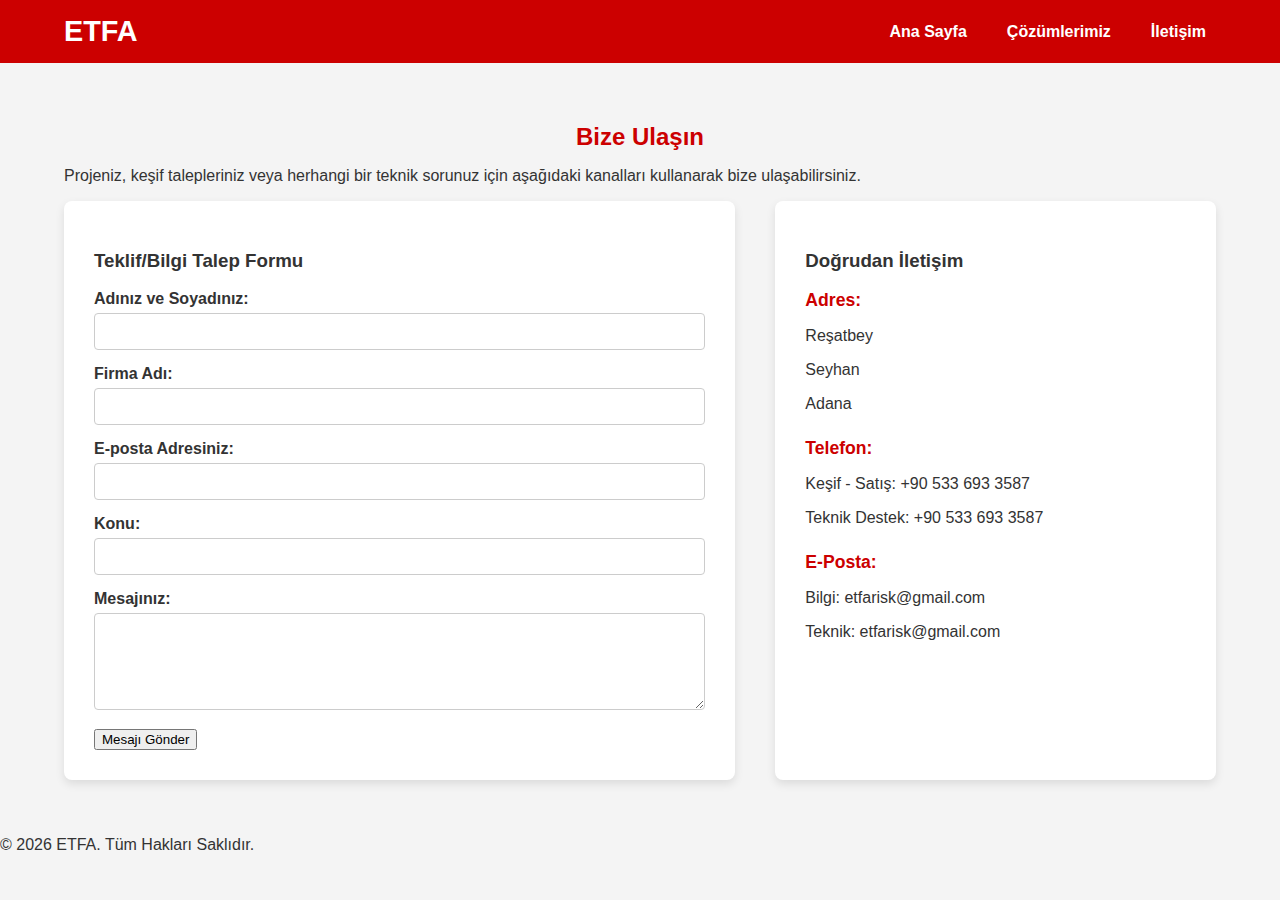
<file: etfarisk/etfarisk/iletisim.html>
<!DOCTYPE html>
<html lang="tr">
  <head>
    <meta charset="UTF-8" />
    <meta name="viewport" content="width=device-width, initial-scale=1.0" />
    <title>İletişim - Bize Ulaşın</title>
    <link rel="stylesheet" href="style.css" />
  </head>
  <body>
    <header class="main-header">
      <div class="logo">
        <h1>ETFA</h1>
      </div>
      <nav class="main-nav">
        <ul>
          <li><a href="index.html">Ana Sayfa</a></li>
          <li><a href="cozumler.html">Çözümlerimiz</a></li>
          <li><a href="iletisim.html">İletişim</a></li>
        </ul>
      </nav>
    </header>

    <main class="contact-main">
      <h2>Bize Ulaşın</h2>
      <p>
        Projeniz, keşif talepleriniz veya herhangi bir teknik sorunuz için
        aşağıdaki kanalları kullanarak bize ulaşabilirsiniz.
      </p>

      <div class="contact-container">
        <div class="contact-form-area">
          <h3>Teklif/Bilgi Talep Formu</h3>
          <form action="https://formspree.io/f/xqayjepk" method="POST">
            <input type="hidden" name="_next" value="tesekkurler.html" />

            <div class="form-group">
              <label for="ad_soyad">Adınız ve Soyadınız:</label>
              <input type="text" id="ad_soyad" name="ad_soyad" required />
            </div>

            <div class="form-group">
              <label for="firma_adi">Firma Adı:</label>
              <input type="text" id="firma_adi" name="firma_adi" required />
            </div>

            <div class="form-group">
              <label for="email">E-posta Adresiniz:</label>
              <input type="email" id="email" name="_replyto" required />
            </div>

            <div class="form-group">
              <label for="konu">Konu:</label>
              <input type="text" id="konu" name="konu" />
            </div>

            <div class="form-group">
              <label for="mesaj">Mesajınız:</label>
              <textarea id="mesaj" name="mesaj" rows="5" required></textarea>
            </div>

            <button type="submit">Mesajı Gönder</button>
          </form>
        </div>

        <div class="contact-info-area">
          <h3>Doğrudan İletişim</h3>
          <div class="info-group">
            <h4>Adres:</h4>
            <p>Reşatbey</p>
            <p>Seyhan</p>
            <p>Adana</p>
          </div>

          <div class="info-group">
            <h4>Telefon:</h4>
            <p>Keşif - Satış: +90 533 693 3587</p>
            <p>Teknik Destek: +90 533 693 3587</p>
          </div>

          <div class="info-group">
            <h4>E-Posta:</h4>
            <p>Bilgi: etfarisk@gmail.com</p>
            <p>Teknik: etfarisk@gmail.com</p>
          </div>
        </div>
      </div>
    </main>

    <footer class="main-footer">
      <p>
        &copy; <span id="current-year-contact"></span> ETFA. Tüm Hakları
        Saklıdır.
      </p>
    </footer>

    <script>
      document.getElementById("current-year-contact").textContent =
        new Date().getFullYear();
    </script>
  </body>
</html>
</file>
<file: etfarisk/style.css>
body {
  font-family: Arial, sans-serif;
  margin: 0;
  padding: 0;
  background-color: #f4f4f4;
  color: #333;
}

/* Kırmızı (Vurgu) ve Beyaz (Ana) Tema */
:root {
  --primary-color: #cc0000; /* İtfaiye Kırmızısı */
  --secondary-color: #333;
  --background-light: #ffffff;
  --background-dark: #eee;
}

/* -------------------- GENEL STİLLER -------------------- */
.cta-button {
  display: inline-block;
  background-color: var(--primary-color);
  color: var(--background-light);
  padding: 12px 25px;
  text-decoration: none;
  border-radius: 5px;
  font-weight: bold;
  transition: background-color 0.3s;
}

.cta-button:hover {
  background-color: #aa0000;
}

/* -------------------- HEADER STİLLERİ -------------------- */
.main-header {
  background-color: var(--primary-color);
  color: var(--background-light);
  padding: 15px 5%;
  display: flex;
  justify-content: space-between;
  align-items: center;
}

.main-header h1 {
  margin: 0;
  font-size: 1.8em;
}

.main-nav ul {
  list-style: none;
  margin: 0;
  padding: 0;
  display: flex;
}

.main-nav li {
  margin-left: 20px;
}

.main-nav a {
  color: var(--background-light);
  text-decoration: none;
  font-weight: bold;
  padding: 5px 10px;
  transition: background-color 0.3s;
}

.main-nav a:hover {
  background-color: rgba(255, 255, 255, 0.2);
  border-radius: 4px;
}

/* -------------------- HERO SECTION STİLLERİ -------------------- */
.hero-section {
  background-color: var(--secondary-color);
  color: var(--background-light);
  padding: 36px 5%;
  text-align: center;
}

.hero-section h2 {
  font-size: 2.5em;
  margin-bottom: 10px;
}

.hero-section p {
  font-size: 1.2em;
  margin-bottom: 36px;
}

/* -------------------- ÇÖZÜMLER ÖNİZLEME STİLLERİ -------------------- */
.solutions-preview {
  padding: 36px 5%;
  text-align: center;
  background-color: var(--background-light);
}

.solutions-preview h2 {
  color: var(--primary-color);
  font-size: 2em;
  margin-bottom: 10px;
}

/* -------------------- DONANIM TABLOSU STİLLERİ -------------------- */
.hardware-table {
  margin: 18px auto;
  width: 90%;
  max-width: 1000px;
  text-align: left;
}

.hardware-table h4 {
  color: var(--secondary-color);
  margin-bottom: 20px;
  font-size: 1.5em;
  text-align: center;
}

.hardware-table table {
  width: 100%;
  border-collapse: collapse;
  box-shadow: 0 4px 8px rgba(0, 0, 0, 0.1);
}

.hardware-table th,
.hardware-table td {
  border: 1px solid #ddd;
  padding: 12px;
  text-align: left;
}

.hardware-table thead {
  background-color: var(--primary-color);
  color: var(--background-light);
}

.hardware-table tr:nth-child(even) {
  background-color: var(--background-dark);
}

.hardware-table tr:hover {
  background-color: #f0f0f0;
}

/* -------------------- SENARYO PAKETLERİ GRID STİLLERİ (DÜZELTİLMİŞ) -------------------- */
.comparison-grid {
  display: grid;
  /* 5 kolon: Özellik adı (2 birim genişlik) ve 4 paket kolonu (her biri 1 birim genişlik) */
  grid-template-columns: 2fr 1fr 1fr 1fr 1fr 1fr;
  max-width: 1400px;
  margin: 36px auto;
  border: 1px solid #ddd;
  border-radius: 8px;
  overflow: hidden;
  box-shadow: 0 5px 15px rgba(0, 0, 0, 0.1);
}

/* comparison-grid > div kuralı - DİKEY ÇİZGİLERLE GÜNCELLENDİ */
.comparison-grid > div {
  padding: 15px 10px;

  /* Yatay ve Dikey Çizgiler */
  border-bottom: 1px solid #ddd;
  border-right: 1px solid #ddd;

  text-align: center;
  display: flex;
  align-items: center;
  justify-content: center;
  font-size: 1em;
  background-color: var(--background-light);
}

/* İlk Kolon (Özellik Adı) Stilleri - ARKA PLANSIZ VE SADE */
.feature-name {
  text-align: left !important;
  font-weight: bold; /* Sadece kalınlık */
  border-right: 1px solid #ddd;
  justify-content: flex-start !important;
  color: var(--secondary-color); /* Metin rengini koyu (siyah) yapar */
}

.comparison-grid .feature-name.header {
  /* Sol üst köşe */
  background-color: var(--secondary-color);
  color: var(--background-light);
}

/* Başlık Satırı Stilleri */
.comparison-grid .header {
  background-color: var(--primary-color);
  color: var(--background-light);
  font-weight: bold;
  border-bottom: 2px solid var(--secondary-color);
}

/* Alt Bilgi Stilleri (Kimler İçin Uygun) */
.comparison-grid .footer {
  background-color: #f0f0f0;
  font-size: 0.9em;
  font-style: italic;
  border-top: 1px solid #ddd;
}
.comparison-grid .feature-name.footer {
  background-color: var(--background-dark);
  font-style: normal;
}

/* -------------------- ÇÖZÜMLER ÖNİZLEME STİLLERİ -------------------- */

.cozumler-main {
  padding: 20px 5%;
  max-width: 1200px;
  margin: 0 auto;
}

.page-intro {
  background-color: var(--secondary-color);
  color: #ffffff;
  padding: 30px;
  /*border-left: 5px solid var(--primary-color);
  border-right: 5px solid var(--primary-color);*/
  margin-bottom: 50px;
  box-shadow: 0 2px 4px rgba(0, 0, 0, 0.05);
}

.detail-section {
  margin-bottom: 50px;
}

.detail-section h2 {
  color: var(--secondary-color);
  border-bottom: 2px solid var(--primary-color);
  padding-bottom: 5px;
  margin-bottom: 20px;
}

/* Alan Çözümleri Kartları (ESKİ FLEX YERİNE YENİ GRID KURALI) */
.area-solution-cards {
  display: grid; /* Flex yerine Grid kullanıyoruz */
  gap: 20px;

  /* Responsive Grid Yapısı: */
  /* Tarayıcı genişliğine göre otomatik olarak 1, 2 veya 3 kolon oluşturur */
  grid-template-columns: repeat(auto-fit, minmax(300px, 1fr));
  justify-content: center; /* Kartları ortalamak için (bazı tarayıcılarda gereklidir) */
}

.solution-card {
  background-color: #fff;
  padding: 20px;
  border-radius: 8px;
  box-shadow: 0 4px 10px rgba(0, 0, 0, 0.1);
  transition: transform 0.3s;
  /* Kartların yükseklikleri eşit olmasını isterseniz: */
  display: flex;
  flex-direction: column;
}

.solution-card:hover {
  transform: translateY(-5px);
}

.solution-card h4 {
  color: var(--primary-color);
  margin-top: 0;
  font-size: 1.4em;
}

.warning {
  color: #ff5722; /* Turuncu-Kırmızı uyarı */
  font-weight: bold;
  border-left: 3px solid #ff5722;
  padding-left: 10px;
  margin: 15px 0;
  background-color: #fff3e0;
}

.correct-agent {
  color: #4caf50; /* Yeşil onay */
  font-weight: bold;
  border-left: 3px solid #4caf50;
  padding-left: 10px;
  margin: 15px 0;
  background-color: #e8f5e9;
}

/* -------------------- İLETİŞİM SAYFASI STİLLERİ -------------------- */
.contact-main {
  padding: 40px 5%;
  max-width: 1200px;
  margin: 0 auto;
}

.contact-main h2 {
  color: var(--primary-color);
  text-align: center;
  margin-bottom: 5px;
}

/*.contact-main p:first-of-type {
  text-align: center;
  margin-bottom: 40px;
  font-size: 1.1em;
}*/

.contact-container {
  display: flex;
  gap: 40px;
  flex-wrap: wrap;
  justify-content: center;
}

.contact-form-area,
.contact-info-area {
  background-color: var(--background-light);
  padding: 30px;
  border-radius: 8px;
  box-shadow: 0 4px 10px rgba(0, 0, 0, 0.1);
}

.contact-form-area {
  flex: 2 1 450px;
}

.contact-info-area {
  flex: 1 1 300px;
}

.contact-form h2,
.contact-info-area h2 {
  color: var(--secondary-color);
  border-bottom: 2px solid var(--primary-color);
  padding-bottom: 5px;
  margin-top: 0;
  margin-bottom: 20px;
}

.form-group {
  margin-bottom: 15px;
}

.form-group label {
  display: block;
  font-weight: bold;
  margin-bottom: 5px;
}

.form-group input,
.form-group textarea {
  width: 100%;
  padding: 10px;
  border: 1px solid #ccc;
  border-radius: 4px;
  box-sizing: border-box; /* Padding'in genişliğe dahil olmasını sağlar */
}

.info-group {
  margin-bottom: 25px;
}

.info-group h4 {
  color: var(--primary-color);
  margin-top: 0;
  margin-bottom: 5px;
  font-size: 1.1em;
}
</file>
<file: etfarisk/etfarisk/style.css>
body {
  font-family: Arial, sans-serif;
  margin: 0;
  padding: 0;
  background-color: #f4f4f4;
  color: #333;
}

/* Kırmızı (Vurgu) ve Beyaz (Ana) Tema */
:root {
  --primary-color: #cc0000; /* İtfaiye Kırmızısı */
  --secondary-color: #333;
  --background-light: #ffffff;
  --background-dark: #eee;
}

/* -------------------- GENEL STİLLER -------------------- */
.cta-button {
  display: inline-block;
  background-color: var(--primary-color);
  color: var(--background-light);
  padding: 12px 25px;
  text-decoration: none;
  border-radius: 5px;
  font-weight: bold;
  transition: background-color 0.3s;
}

.cta-button:hover {
  background-color: #aa0000;
}

/* -------------------- HEADER STİLLERİ -------------------- */
.main-header {
  background-color: var(--primary-color);
  color: var(--background-light);
  padding: 15px 5%;
  display: flex;
  justify-content: space-between;
  align-items: center;
}

.main-header h1 {
  margin: 0;
  font-size: 1.8em;
}

.main-nav ul {
  list-style: none;
  margin: 0;
  padding: 0;
  display: flex;
}

.main-nav li {
  margin-left: 20px;
}

.main-nav a {
  color: var(--background-light);
  text-decoration: none;
  font-weight: bold;
  padding: 5px 10px;
  transition: background-color 0.3s;
}

.main-nav a:hover {
  background-color: rgba(255, 255, 255, 0.2);
  border-radius: 4px;
}

/* -------------------- HERO SECTION STİLLERİ -------------------- */
.hero-section {
  background-color: var(--secondary-color);
  color: var(--background-light);
  padding: 36px 5%;
  text-align: center;
}

.hero-section h2 {
  font-size: 2.5em;
  margin-bottom: 10px;
}

.hero-section p {
  font-size: 1.2em;
  margin-bottom: 36px;
}

/* -------------------- ÇÖZÜMLER ÖNİZLEME STİLLERİ -------------------- */
.solutions-preview {
  padding: 36px 5%;
  text-align: center;
  background-color: var(--background-light);
}

.solutions-preview h2 {
  color: var(--primary-color);
  font-size: 2em;
  margin-bottom: 10px;
}

/* -------------------- DONANIM TABLOSU STİLLERİ -------------------- */
.hardware-table {
  margin: 18px auto;
  width: 90%;
  max-width: 1000px;
  text-align: left;
}

.hardware-table h4 {
  color: var(--secondary-color);
  margin-bottom: 20px;
  font-size: 1.5em;
  text-align: center;
}

.hardware-table table {
  width: 100%;
  border-collapse: collapse;
  box-shadow: 0 4px 8px rgba(0, 0, 0, 0.1);
}

.hardware-table th,
.hardware-table td {
  border: 1px solid #ddd;
  padding: 12px;
  text-align: left;
}

.hardware-table thead {
  background-color: var(--primary-color);
  color: var(--background-light);
}

.hardware-table tr:nth-child(even) {
  background-color: var(--background-dark);
}

.hardware-table tr:hover {
  background-color: #f0f0f0;
}

/* -------------------- SENARYO PAKETLERİ GRID STİLLERİ (DÜZELTİLMİŞ) -------------------- */
.comparison-grid {
  display: grid;
  /* 5 kolon: Özellik adı (2 birim genişlik) ve 4 paket kolonu (her biri 1 birim genişlik) */
  grid-template-columns: 2fr 1fr 1fr 1fr 1fr 1fr;
  max-width: 1400px;
  margin: 36px auto;
  border: 1px solid #ddd;
  border-radius: 8px;
  overflow: hidden;
  box-shadow: 0 5px 15px rgba(0, 0, 0, 0.1);
}

/* comparison-grid > div kuralı - DİKEY ÇİZGİLERLE GÜNCELLENDİ */
.comparison-grid > div {
  padding: 15px 10px;

  /* Yatay ve Dikey Çizgiler */
  border-bottom: 1px solid #ddd;
  border-right: 1px solid #ddd;

  text-align: center;
  display: flex;
  align-items: center;
  justify-content: center;
  font-size: 1em;
  background-color: var(--background-light);
}

/* İlk Kolon (Özellik Adı) Stilleri - ARKA PLANSIZ VE SADE */
.feature-name {
  text-align: left !important;
  font-weight: bold; /* Sadece kalınlık */
  border-right: 1px solid #ddd;
  justify-content: flex-start !important;
  color: var(--secondary-color); /* Metin rengini koyu (siyah) yapar */
}

.comparison-grid .feature-name.header {
  /* Sol üst köşe */
  background-color: var(--secondary-color);
  color: var(--background-light);
}

/* Başlık Satırı Stilleri */
.comparison-grid .header {
  background-color: var(--primary-color);
  color: var(--background-light);
  font-weight: bold;
  border-bottom: 2px solid var(--secondary-color);
}

/* Alt Bilgi Stilleri (Kimler İçin Uygun) */
.comparison-grid .footer {
  background-color: #f0f0f0;
  font-size: 0.9em;
  font-style: italic;
  border-top: 1px solid #ddd;
}
.comparison-grid .feature-name.footer {
  background-color: var(--background-dark);
  font-style: normal;
}

/* -------------------- ÇÖZÜMLER ÖNİZLEME STİLLERİ -------------------- */

.cozumler-main {
  padding: 20px 5%;
  max-width: 1200px;
  margin: 0 auto;
}

.page-intro {
  background-color: var(--secondary-color);
  color: #ffffff;
  padding: 30px;
  /*border-left: 5px solid var(--primary-color);
  border-right: 5px solid var(--primary-color);*/
  margin-bottom: 50px;
  box-shadow: 0 2px 4px rgba(0, 0, 0, 0.05);
}

.detail-section {
  margin-bottom: 50px;
}

.detail-section h2 {
  color: var(--secondary-color);
  border-bottom: 2px solid var(--primary-color);
  padding-bottom: 5px;
  margin-bottom: 20px;
}

/* Alan Çözümleri Kartları (ESKİ FLEX YERİNE YENİ GRID KURALI) */
.area-solution-cards {
  display: grid; /* Flex yerine Grid kullanıyoruz */
  gap: 20px;

  /* Responsive Grid Yapısı: */
  /* Tarayıcı genişliğine göre otomatik olarak 1, 2 veya 3 kolon oluşturur */
  grid-template-columns: repeat(auto-fit, minmax(300px, 1fr));
  justify-content: center; /* Kartları ortalamak için (bazı tarayıcılarda gereklidir) */
}

/* Eski flex kuralı olan 'flex: 1 1 300px;' kuralını solution-card'dan kaldırabiliriz, 
   zira grid bunu halledecektir. */
.solution-card {
  /* flex: 1 1 300px;  <-- BU SATIRI SİLİN */
  background-color: #fff;
  padding: 20px;
  border-radius: 8px;
  box-shadow: 0 4px 10px rgba(0, 0, 0, 0.1);
  transition: transform 0.3s;
  /* Kartların yükseklikleri eşit olmasını isterseniz: */
  display: flex;
  flex-direction: column;
}

.solution-card:hover {
  transform: translateY(-5px);
}

.solution-card h4 {
  color: var(--primary-color);
  margin-top: 0;
  font-size: 1.4em;
}

.warning {
  color: #ff5722; /* Turuncu-Kırmızı uyarı */
  font-weight: bold;
  border-left: 3px solid #ff5722;
  padding-left: 10px;
  margin: 15px 0;
  background-color: #fff3e0;
}

.correct-agent {
  color: #4caf50; /* Yeşil onay */
  font-weight: bold;
  border-left: 3px solid #4caf50;
  padding-left: 10px;
  margin: 15px 0;
  background-color: #e8f5e9;
}

/* -------------------- İLETİŞİM SAYFASI STİLLERİ -------------------- */
.contact-main {
  padding: 40px 5%;
  max-width: 1200px;
  margin: 0 auto;
}

.contact-main h2 {
  color: var(--primary-color);
  text-align: center;
  margin-bottom: 5px;
}

/*.contact-main p:first-of-type {
  text-align: center;
  margin-bottom: 40px;
  font-size: 1.1em;
}*/

.contact-container {
  display: flex;
  gap: 40px;
  flex-wrap: wrap;
  justify-content: center;
}

.contact-form-area,
.contact-info-area {
  background-color: var(--background-light);
  padding: 30px;
  border-radius: 8px;
  box-shadow: 0 4px 10px rgba(0, 0, 0, 0.1);
}

.contact-form-area {
  flex: 2 1 450px;
}

.contact-info-area {
  flex: 1 1 300px;
}

.contact-form h2,
.contact-info-area h2 {
  color: var(--secondary-color);
  border-bottom: 2px solid var(--primary-color);
  padding-bottom: 5px;
  margin-top: 0;
  margin-bottom: 20px;
}

.form-group {
  margin-bottom: 15px;
}

.form-group label {
  display: block;
  font-weight: bold;
  margin-bottom: 5px;
}

.form-group input,
.form-group textarea {
  width: 100%;
  padding: 10px;
  border: 1px solid #ccc;
  border-radius: 4px;
  box-sizing: border-box; /* Padding'in genişliğe dahil olmasını sağlar */
}

.info-group {
  margin-bottom: 25px;
}

.info-group h4 {
  color: var(--primary-color);
  margin-top: 0;
  margin-bottom: 5px;
  font-size: 1.1em;
}
</file>
<file: etfarisk/vesda.css>
/* Sayfa özel stiller */
body {
  background-color: #f5f5f5;
  overflow-x: auto; /* Yatay scroll aktif */
}

.internal-badge {
  background: linear-gradient(135deg, #dc2626 0%, #991b1b 100%);
  color: white;
  padding: 0.5rem 1.5rem;
  border-radius: 50px;
  display: inline-block;
  font-size: 0.85rem;
  font-weight: 700;
  text-transform: uppercase;
  letter-spacing: 1px;
  margin-bottom: 1rem;
}

.cost-table {
  background: white;
  border-radius: 12px;
  overflow: hidden;
  box-shadow: 0 4px 6px rgba(0, 0, 0, 0.1);
  margin-bottom: 2rem;
}

.cost-table table {
  width: 100%;
  border-collapse: collapse;
}

.cost-table th {
  background: linear-gradient(135deg, #1f2937 0%, #374151 100%);
  color: white;
  padding: 1rem;
  text-align: left;
  font-weight: 700;
  font-size: 0.9rem;
  text-transform: uppercase;
}

.cost-table td {
  padding: 1rem;
  border-bottom: 1px solid #e5e7eb;
}

.cost-table tr:last-child td {
  border-bottom: none;
}

.cost-table tbody tr:hover {
  background-color: #f9fafb;
}

.cost-table .scenario-header {
  background: #fef3c7;
  font-weight: 700;
  color: #92400e;
}

.cost-table .total-row {
  background: #fee2e2;
  font-weight: 700;
  font-size: 1.05rem;
}

.cost-table .advantage-row {
  background: #d1fae5;
  font-weight: 600;
  color: #065f46;
}

.text-center {
  text-align: center;
}

.text-right {
  text-align: right;
}

.highlight-green {
  color: #059669;
  font-weight: 700;
}

.highlight-red {
  color: #dc2626;
  font-weight: 700;
}

.note-box {
  background: #fef3c7;
  border-left: 4px solid #f59e0b;
  padding: 1.5rem;
  border-radius: 8px;
  margin: 2rem 0;
}

.note-box h4 {
  color: #92400e;
  margin-top: 0;
}

/* Comparison grid - DÜZELTİLDİ */
.comparison-grid {
  display: grid;
  grid-template-columns: repeat(
    auto-fit,
    minmax(250px, 1fr)
  ); /* 300px → 250px */
  gap: 1.5rem;
  margin: 2rem 0;
  max-width: 100%;
  overflow-x: auto;
}

.comparison-card {
  background: white;
  padding: 1.5rem;
  border-radius: 12px;
  box-shadow: 0 2px 4px rgba(0, 0, 0, 0.1);
  border-top: 4px solid #cc0000;
  min-width: 0; /* Flexbox taşmasını önler */
}

.comparison-card h4 {
  color: #cc0000;
  margin-top: 0;
  margin-bottom: 1rem;
}

.comparison-card ul {
  list-style: none;
  padding: 0;
  margin: 0;
}

.comparison-card li {
  padding: 0.5rem 0;
  border-bottom: 1px solid #f3f4f6;
}

.comparison-card li:last-child {
  border-bottom: none;
}

.price-tag {
  background: #1f2937;
  color: white;
  padding: 0.3rem 0.8rem;
  border-radius: 6px;
  font-weight: 700;
  display: inline-block;
  font-size: 0.95rem;
}

/* ==================== HIZLI ERİŞİM İNDEKSİ ==================== */

.quick-nav-container {
  max-width: 1200px;
  margin: 0 auto;
}

/* Quick nav grid - DÜZELTİLDİ */
.quick-nav-grid {
  display: grid;
  grid-template-columns: repeat(
    auto-fit,
    minmax(240px, 1fr)
  ); /* 280px → 240px */
  gap: 1rem;
  max-width: 100%;
  overflow-x: auto;
}

.quick-nav-card {
  background: white;
  border-radius: 12px;
  padding: 1.2rem;
  display: grid;
  grid-template-columns: auto 1fr auto;
  gap: 1rem;
  align-items: center;
  text-decoration: none;
  color: #1f2937;
  transition: all 0.3s ease;
  box-shadow: 0 2px 8px rgba(0, 0, 0, 0.1);
  border-left: 4px solid transparent;
  min-width: 0; /* Flexbox taşmasını önler */
}

.quick-nav-card:hover {
  transform: translateY(-3px);
  box-shadow: 0 8px 20px rgba(0, 0, 0, 0.15);
  border-left-color: #cc0000;
}

.quick-nav-card.priority {
  background: linear-gradient(135deg, #fef3c7 0%, #fde68a 100%);
  border-left-color: #f59e0b;
  box-shadow: 0 4px 12px rgba(245, 158, 11, 0.3);
}

.quick-nav-card.priority:hover {
  box-shadow: 0 8px 25px rgba(245, 158, 11, 0.4);
  transform: translateY(-5px) scale(1.02);
}

.nav-icon {
  font-size: 2rem;
  line-height: 1;
}

.nav-content h4 {
  margin: 0 0 0.3rem 0;
  color: #1f2937;
  font-size: 1rem;
  font-weight: 700;
}

.nav-content p {
  margin: 0;
  font-size: 0.85rem;
  color: #6b7280;
  line-height: 1.4;
}

.nav-arrow {
  font-size: 1.5rem;
  color: #cc0000;
  font-weight: bold;
  opacity: 0;
  transition: all 0.3s ease;
}

.quick-nav-card:hover .nav-arrow {
  opacity: 1;
  transform: translateX(5px);
}

/* Smooth scroll */
html {
  scroll-behavior: smooth;
}

/* Scroll target vurgulama */
section:target {
  animation: highlight-section 1.5s ease;
}

@keyframes highlight-section {
  0% {
    background-color: rgba(245, 158, 11, 0.2);
  }
  100% {
    background-color: transparent;
  }
}

/* Quick navigation için boşluk */
.quick-nav-section {
  margin-bottom: 0 !important;
  padding-bottom: 2rem;
}

/* Scenario section'larına üstten boşluk */
#scenario1,
#scenario2,
#scenario3 {
  margin-top: 3rem;
}

/* ==================== RESPONSIVE ==================== */

/* Tablet */
@media (max-width: 1024px) {
  .comparison-grid {
    grid-template-columns: repeat(auto-fit, minmax(220px, 1fr));
  }

  .quick-nav-grid {
    grid-template-columns: repeat(auto-fit, minmax(220px, 1fr));
  }
}

/* Mobile */
@media (max-width: 768px) {
  .quick-nav-section {
    padding-bottom: 1.5rem;
  }

  #scenario1,
  #scenario2,
  #scenario3 {
    margin-top: 2rem;
  }

  /* Tek sütun yap */
  .quick-nav-grid,
  .comparison-grid {
    grid-template-columns: 1fr;
    gap: 1rem;
  }

  .quick-nav-card {
    padding: 1rem;
  }

  .nav-icon {
    font-size: 1.5rem;
  }

  .nav-content h4 {
    font-size: 0.9rem;
  }

  .nav-content p {
    font-size: 0.8rem;
  }

  .comparison-card {
    padding: 1.2rem;
  }
}

/* Çok dar ekranlar */
@media (max-width: 480px) {
  .quick-nav-card {
    padding: 0.8rem;
    gap: 0.8rem;
  }

  .comparison-card {
    padding: 1rem;
  }

  .nav-icon {
    font-size: 1.3rem;
  }
}

/* Print için */
@media print {
  .main-header,
  .main-footer {
    display: none;
  }
}
</file>
